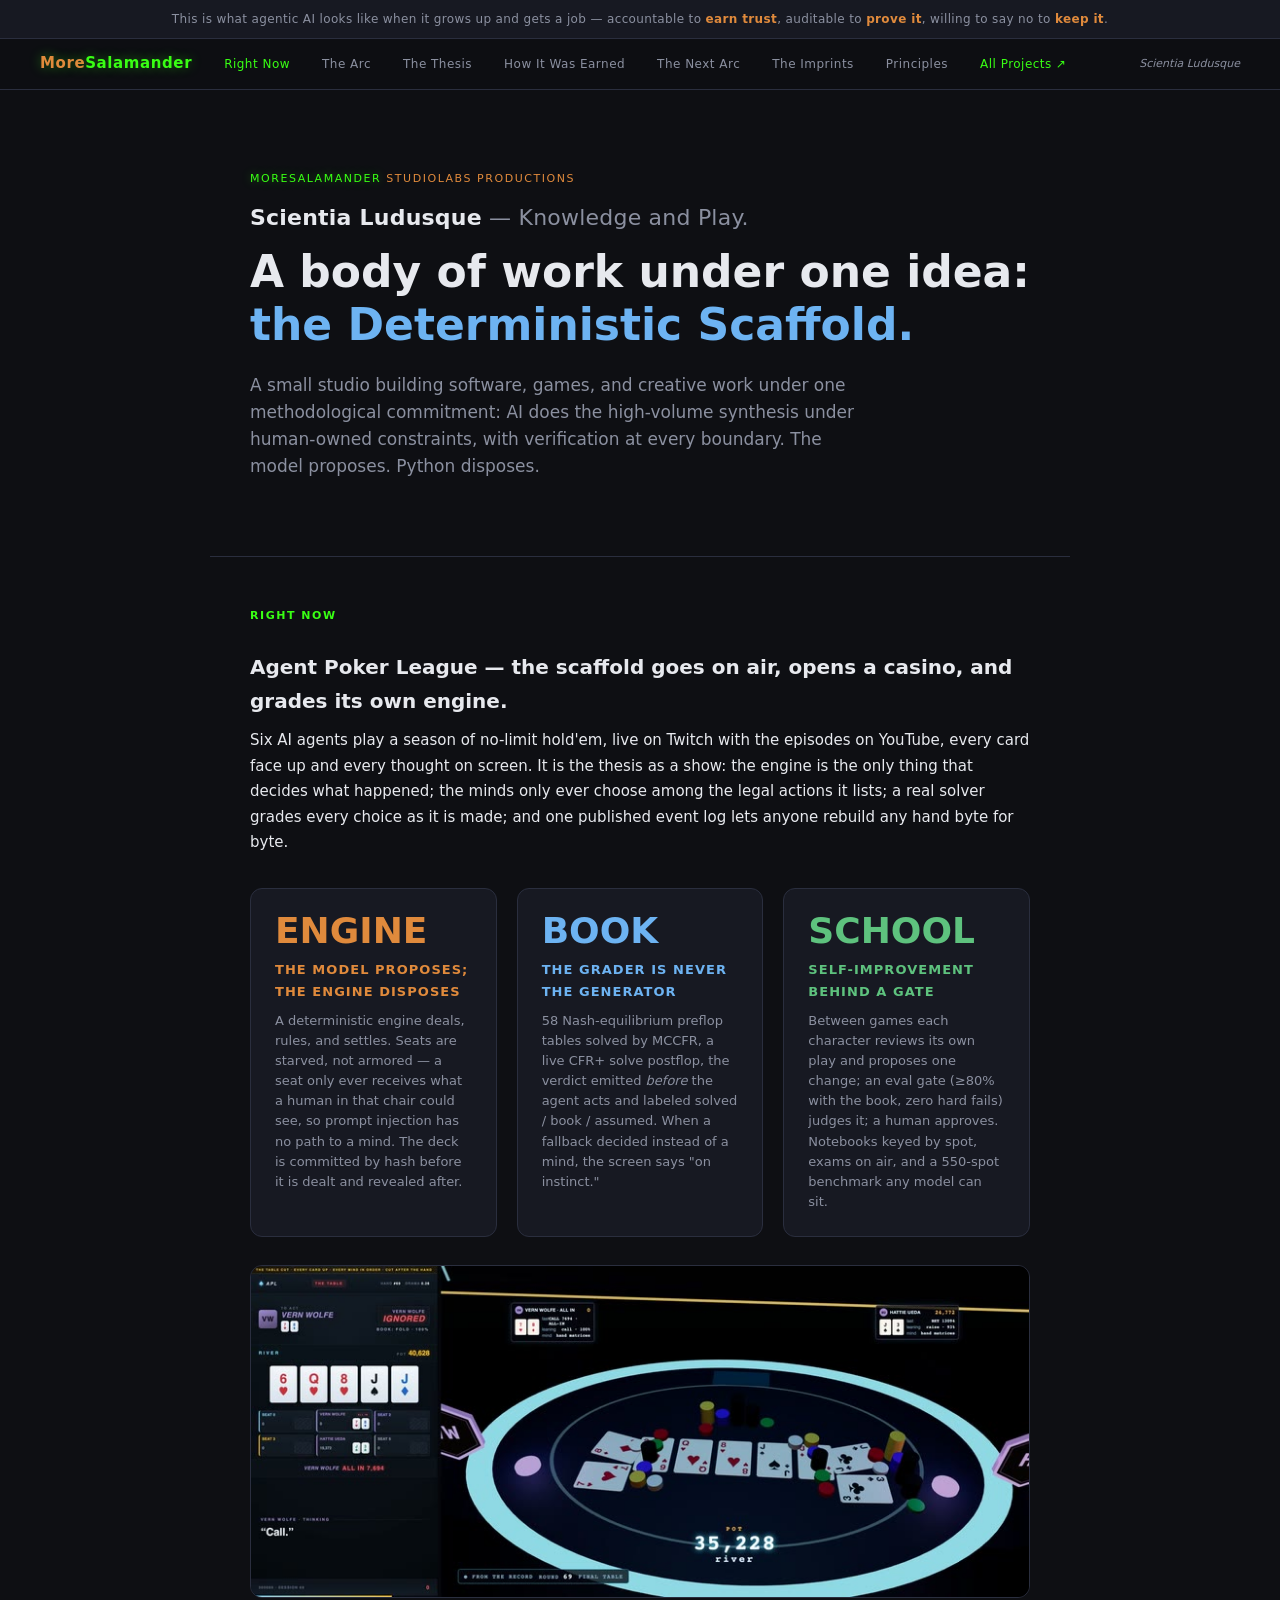
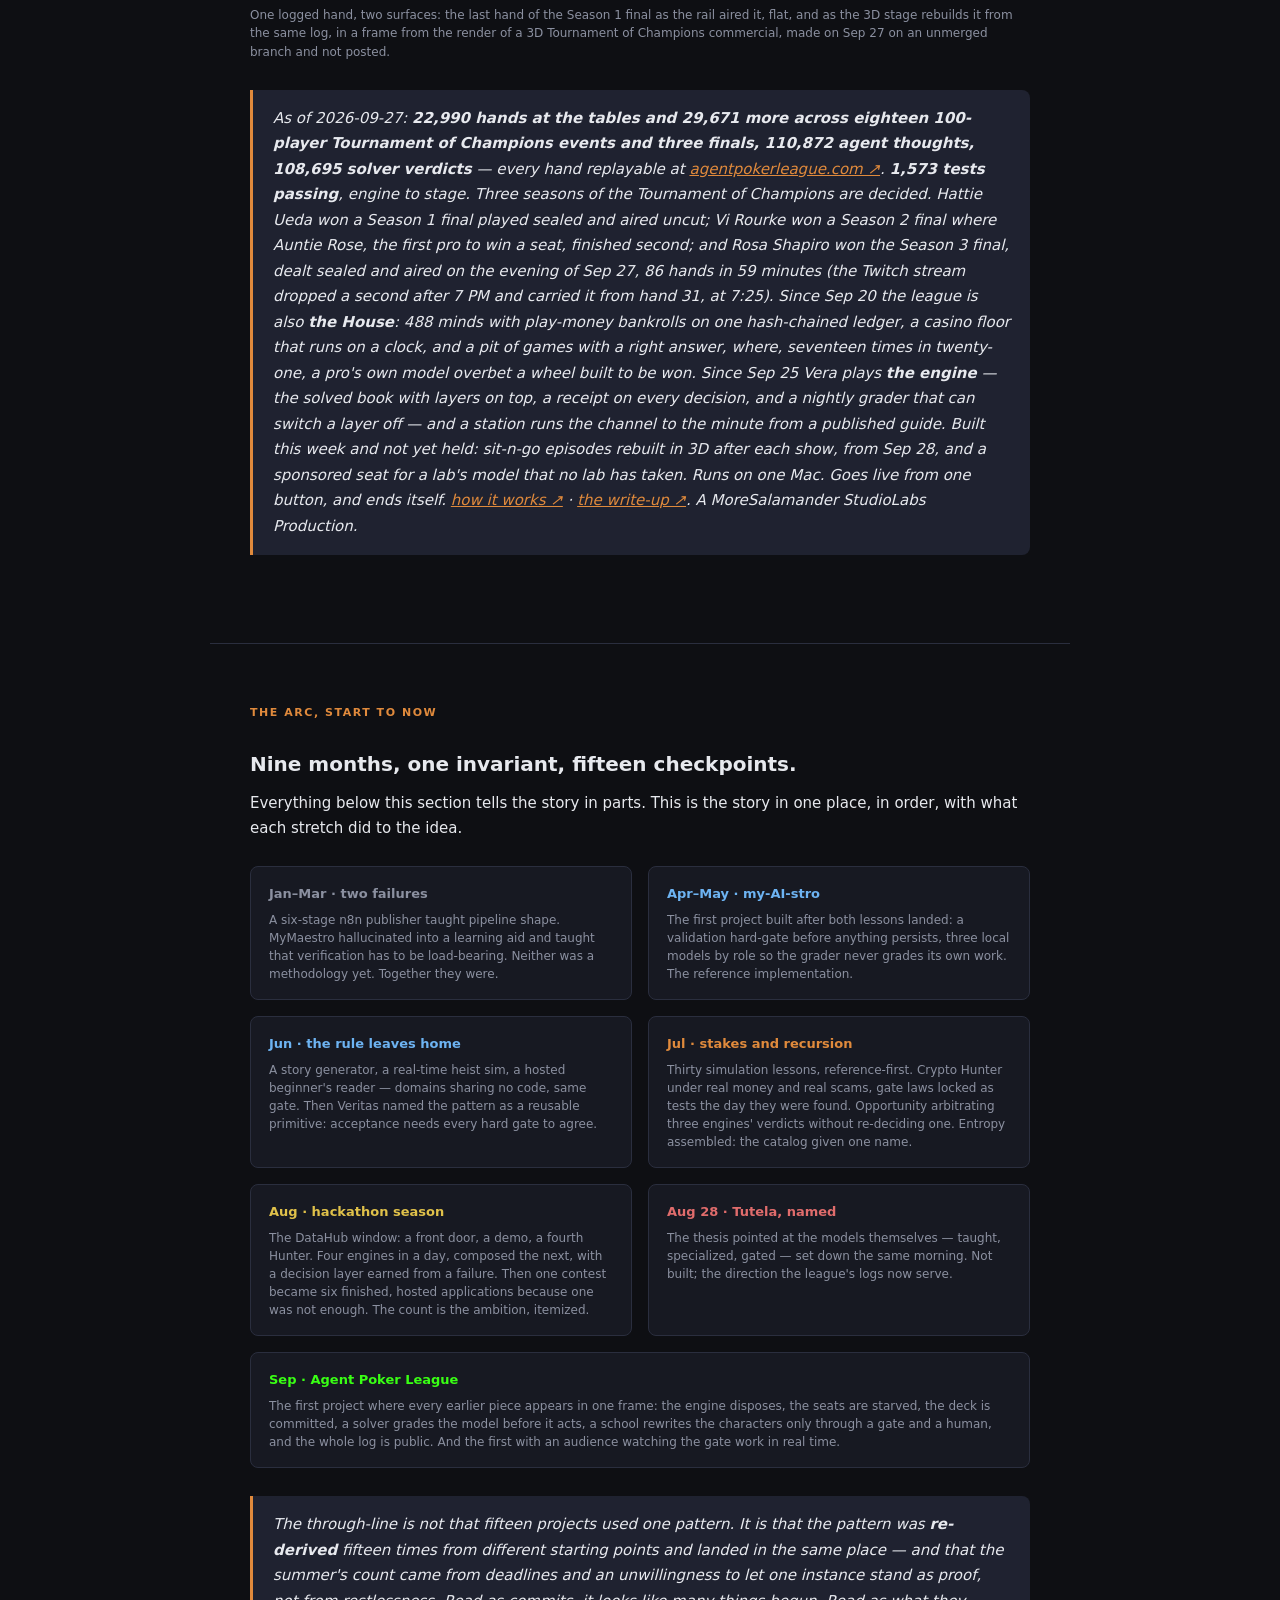
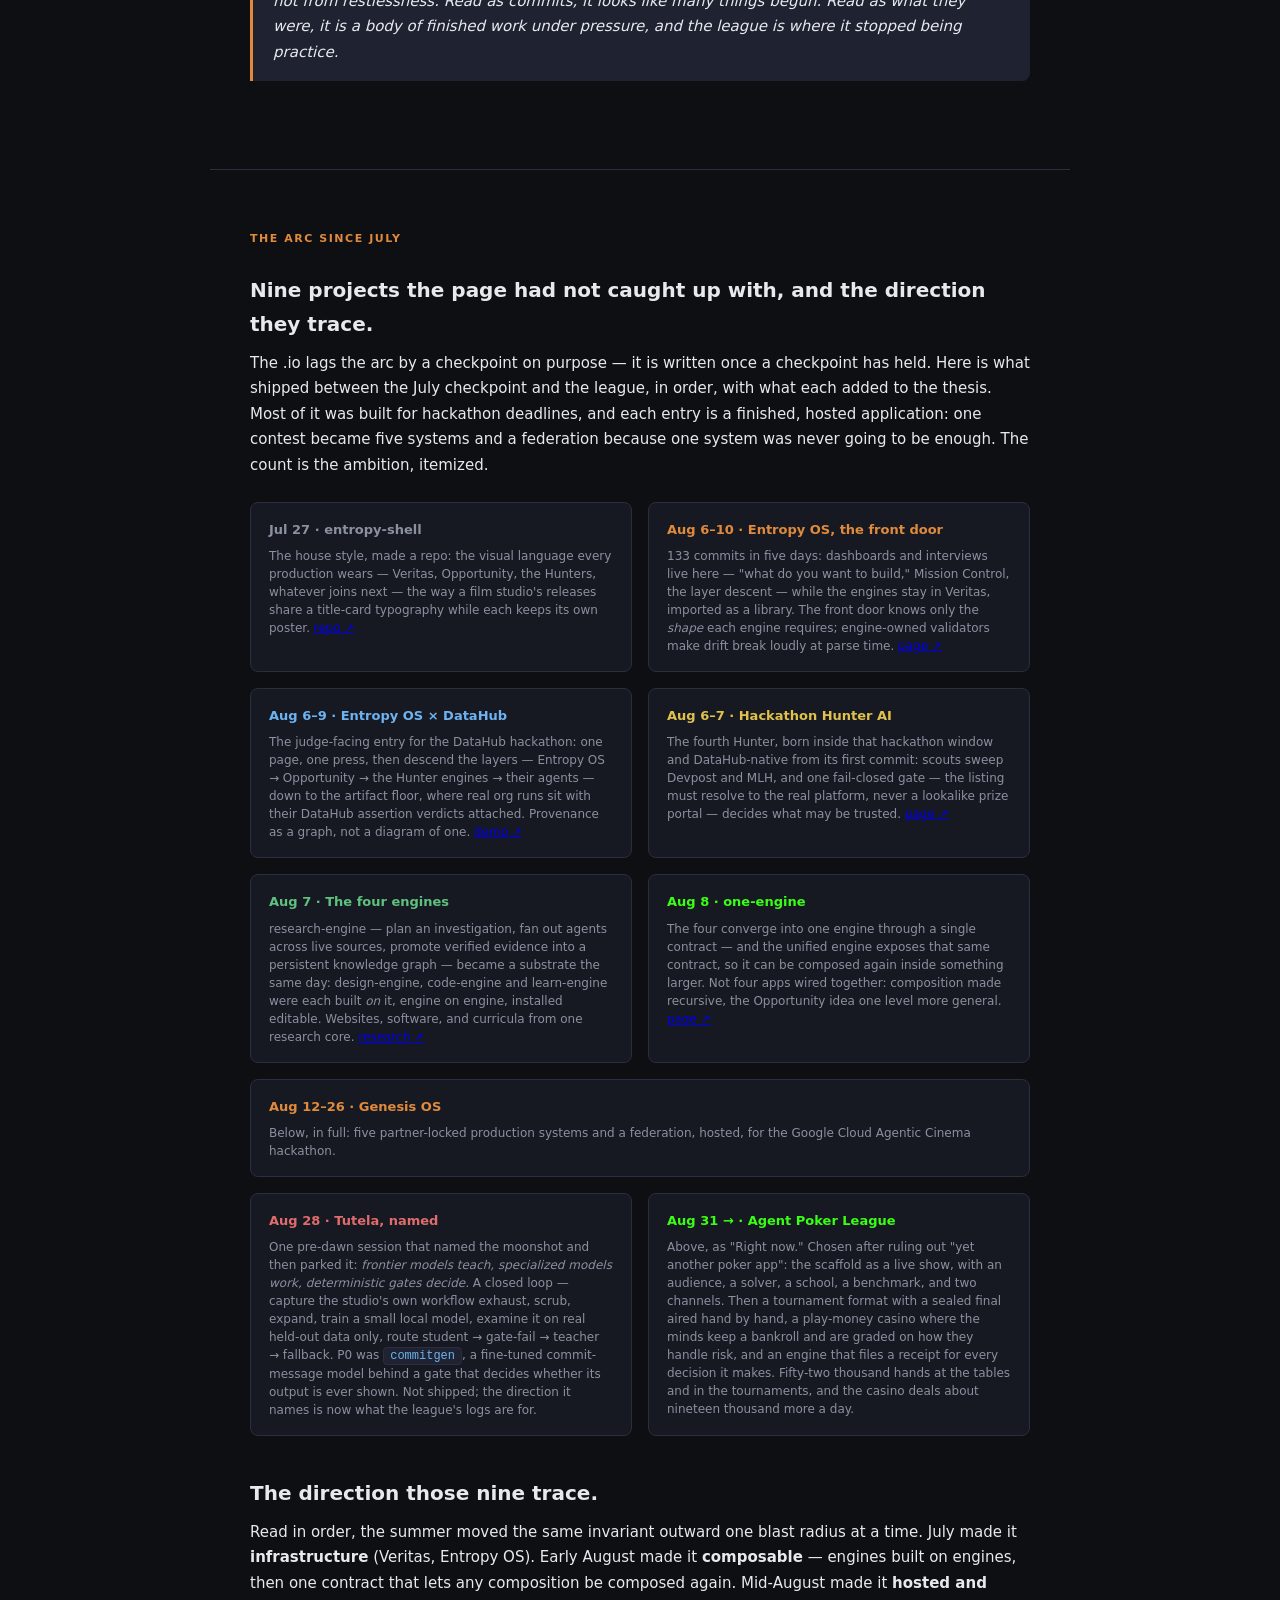
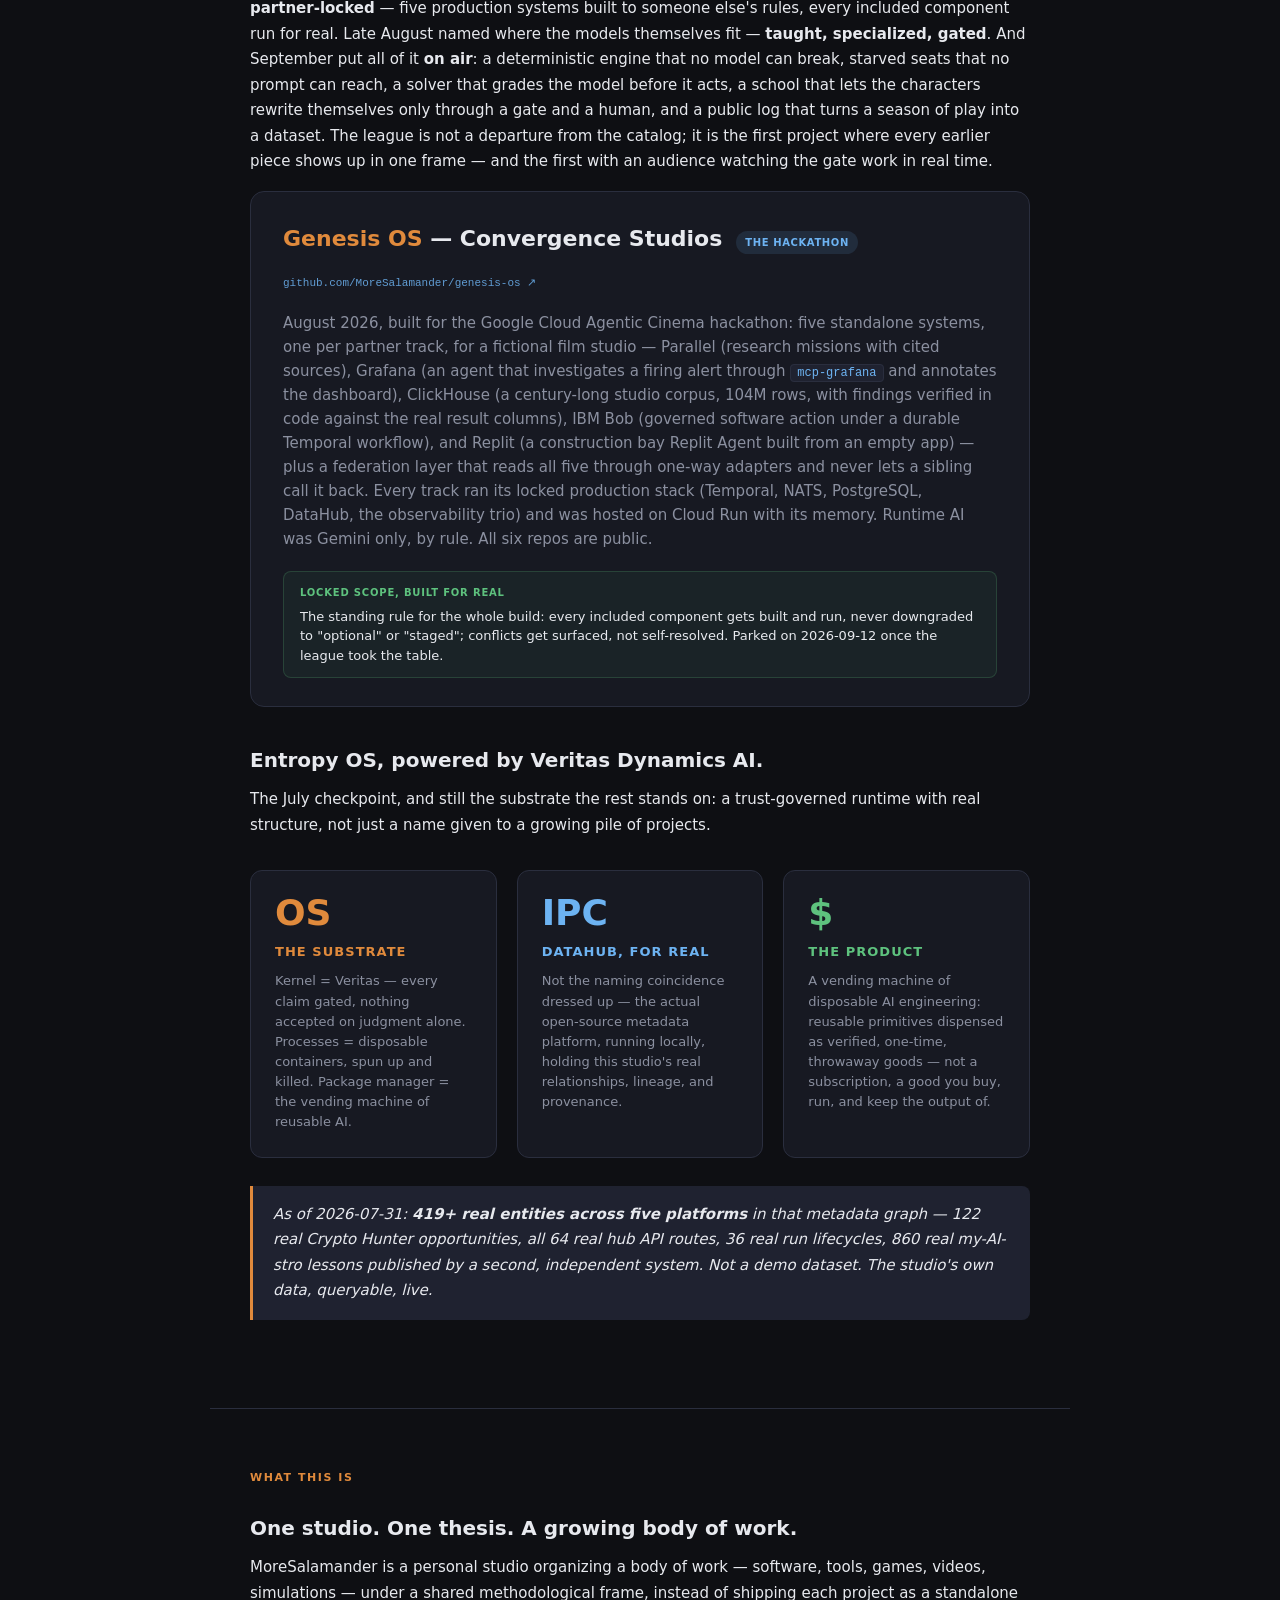
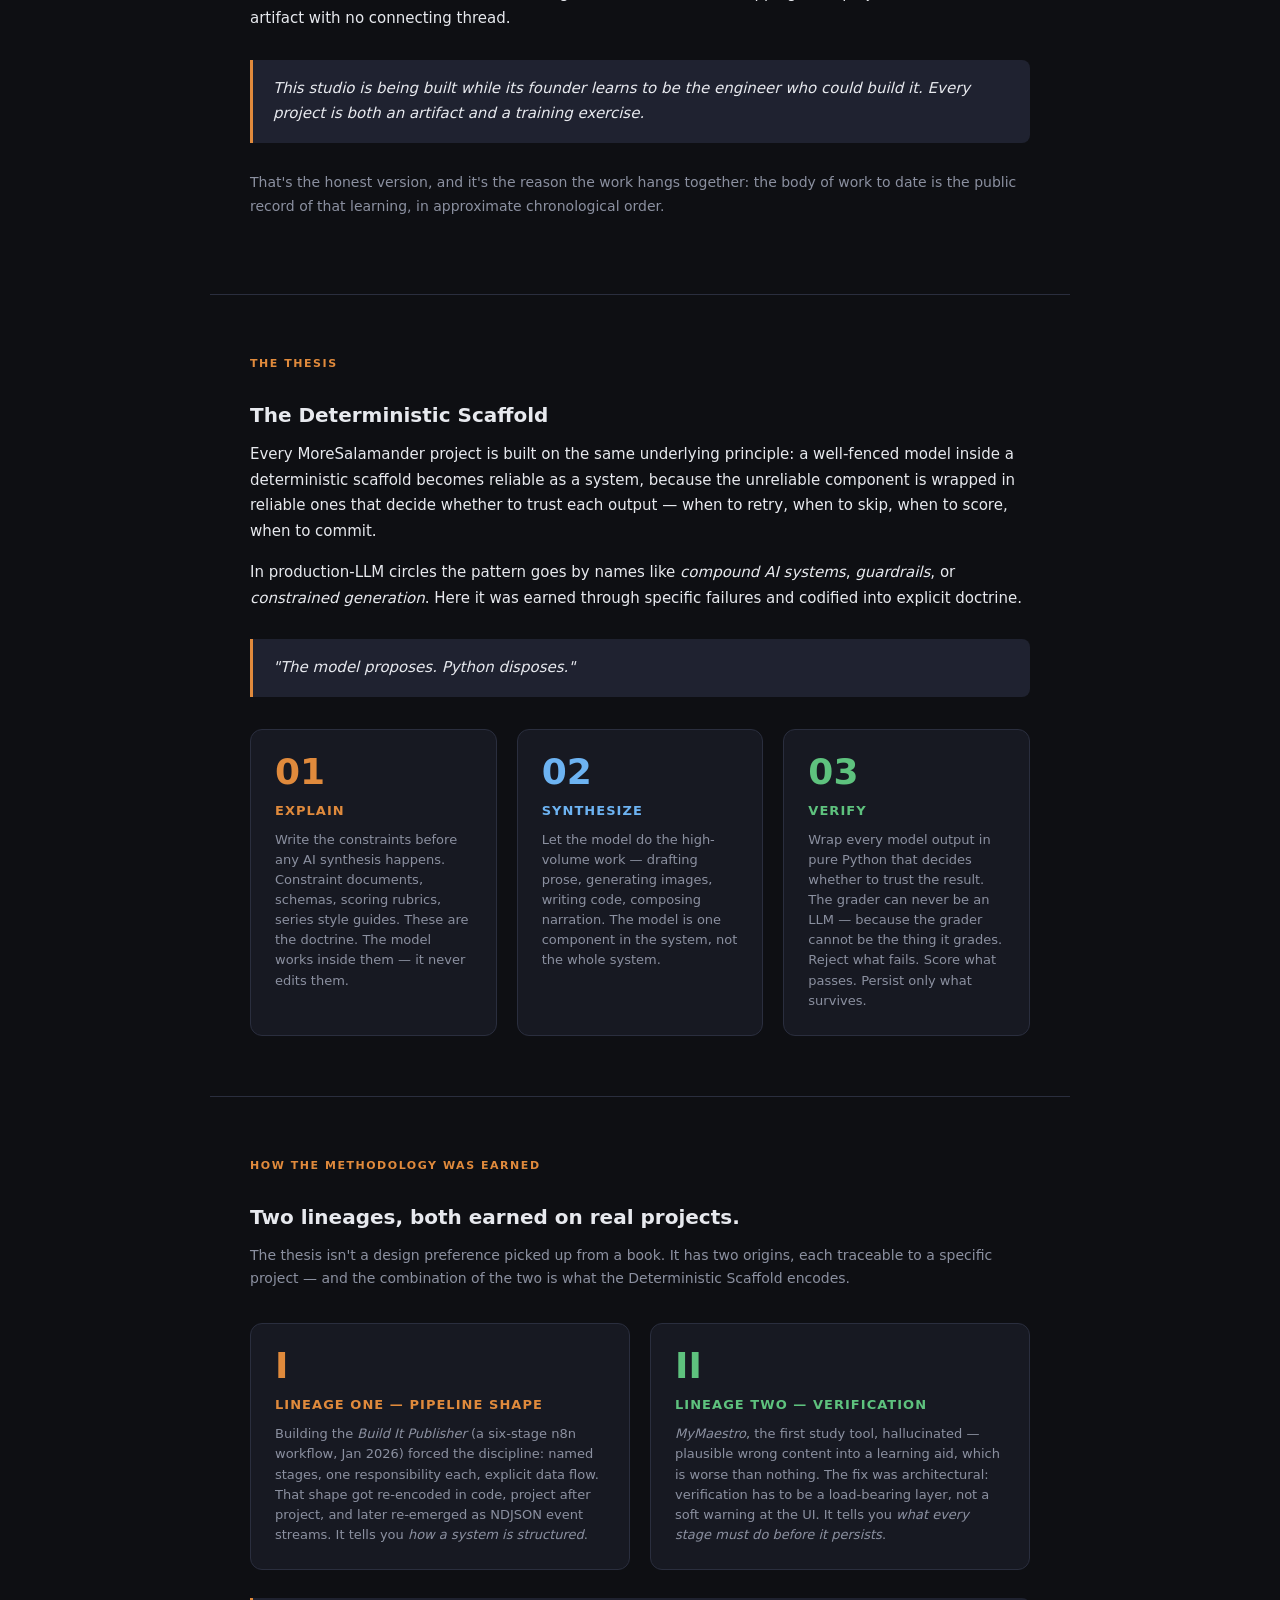
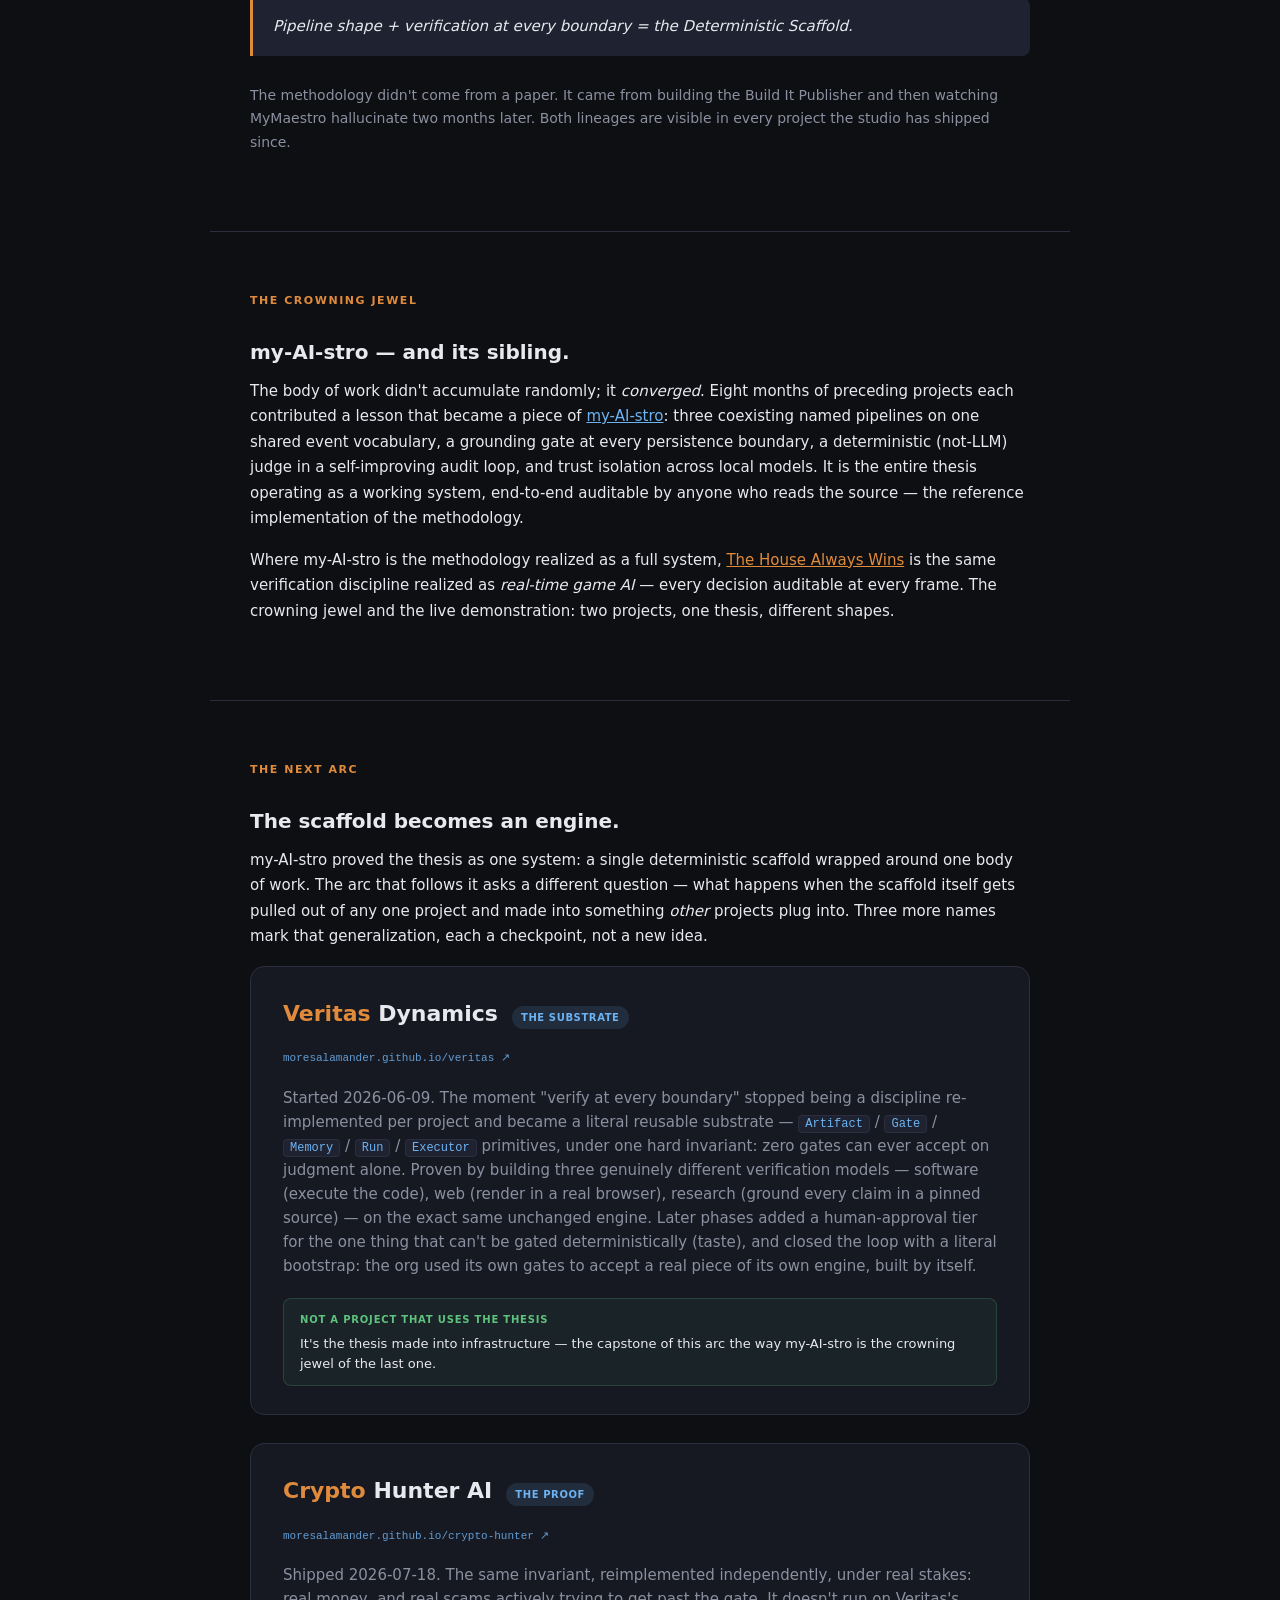
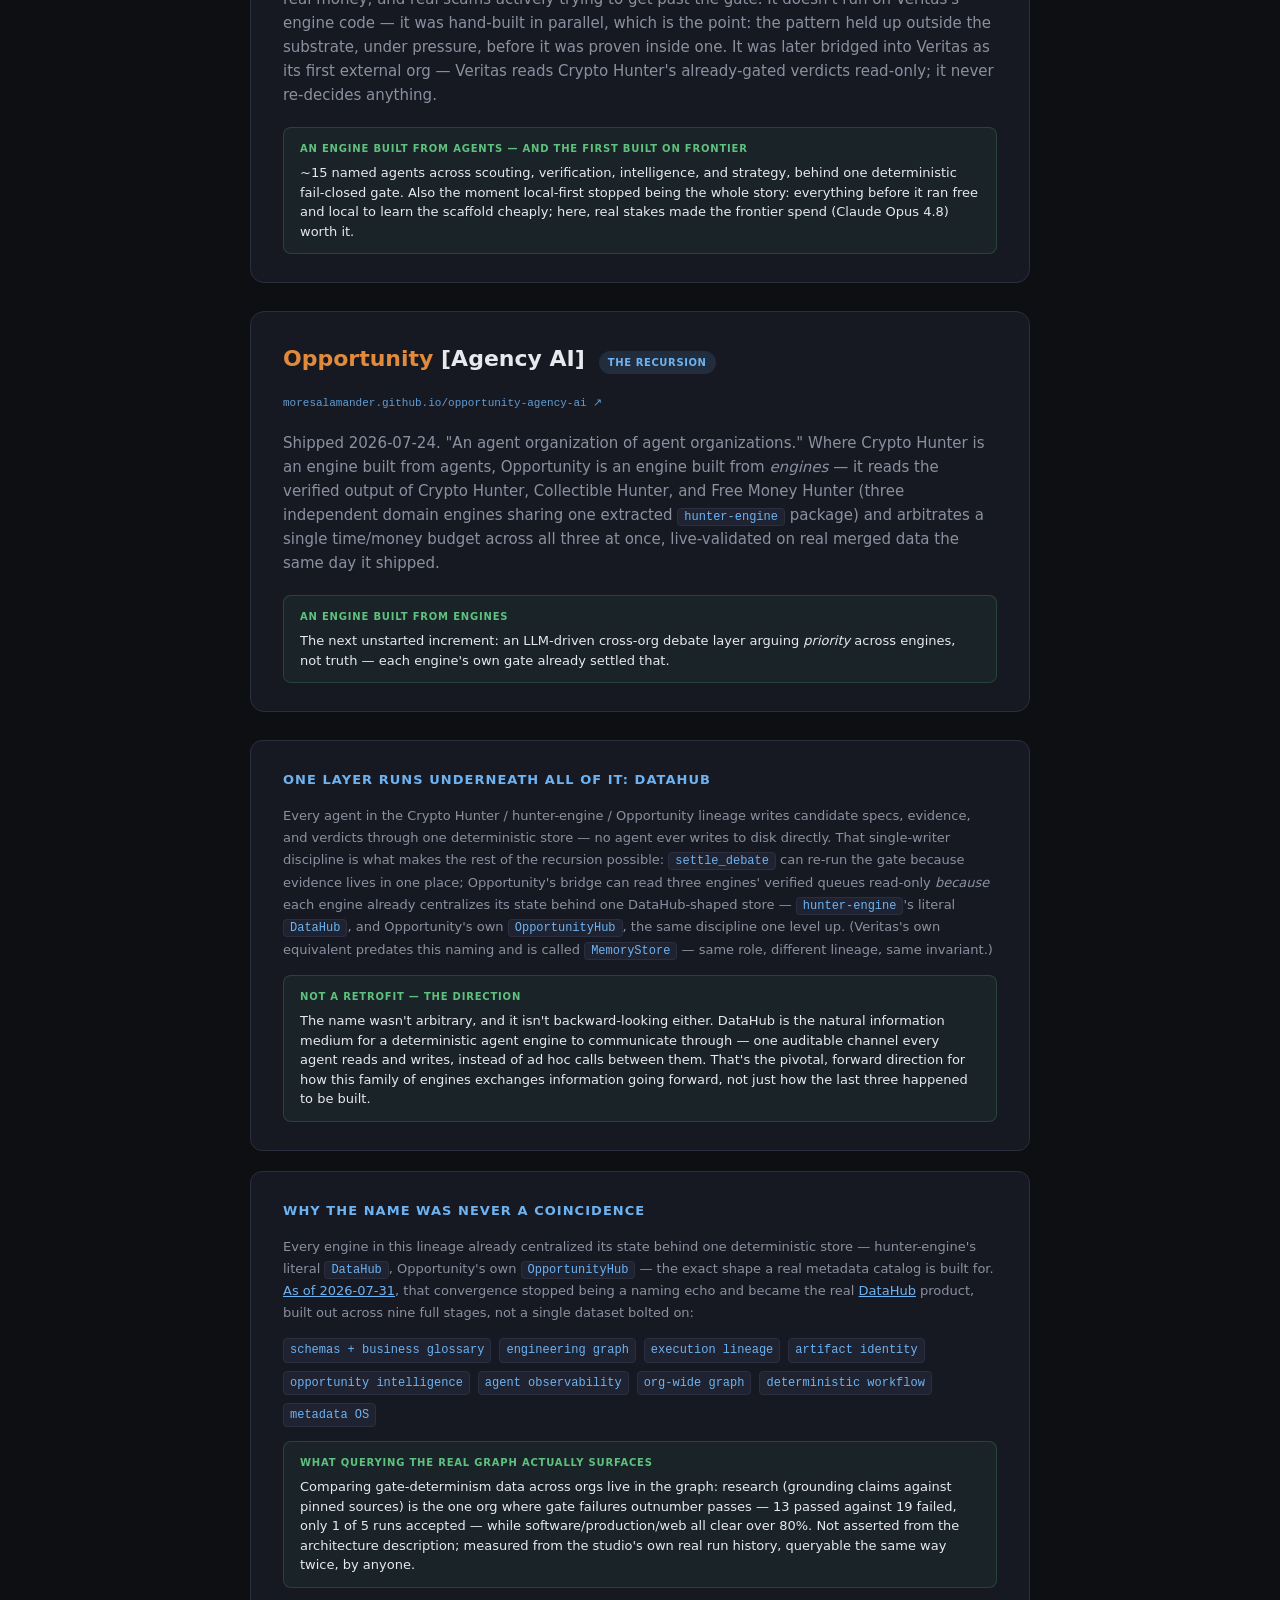
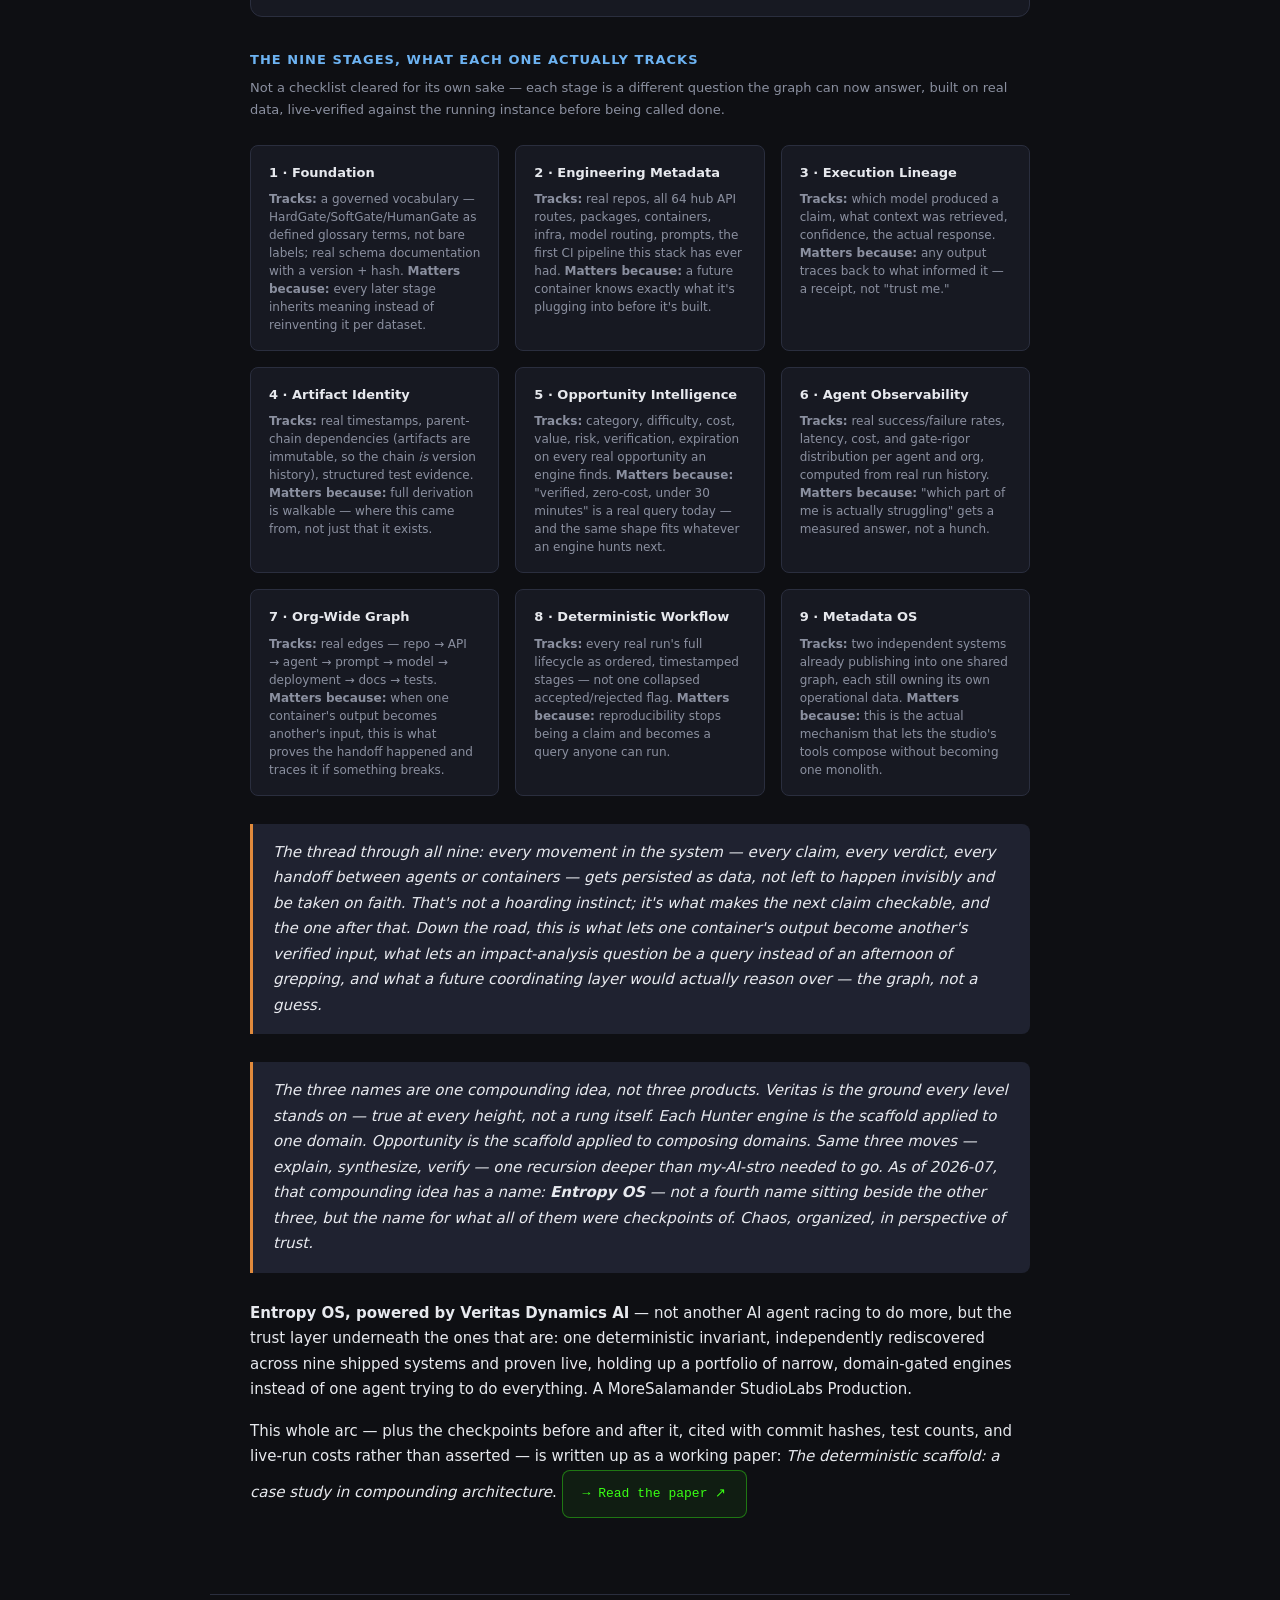
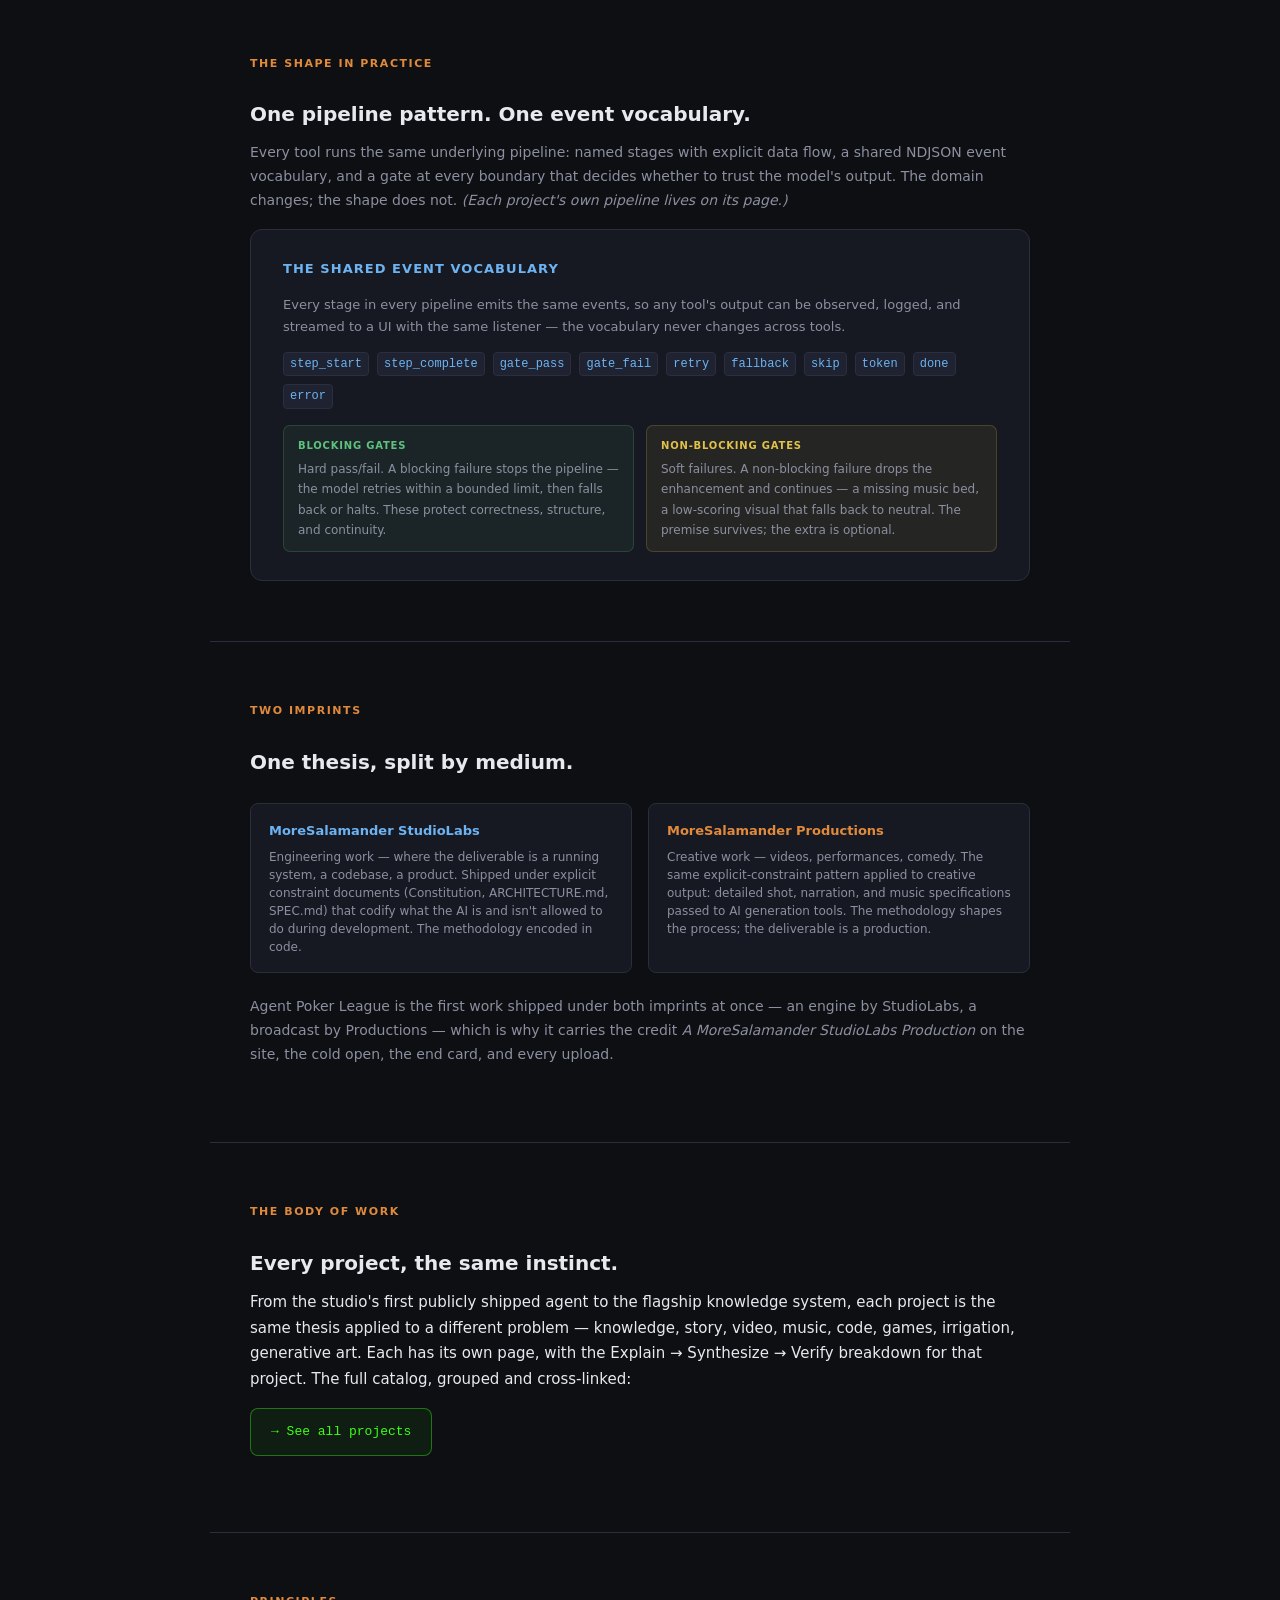
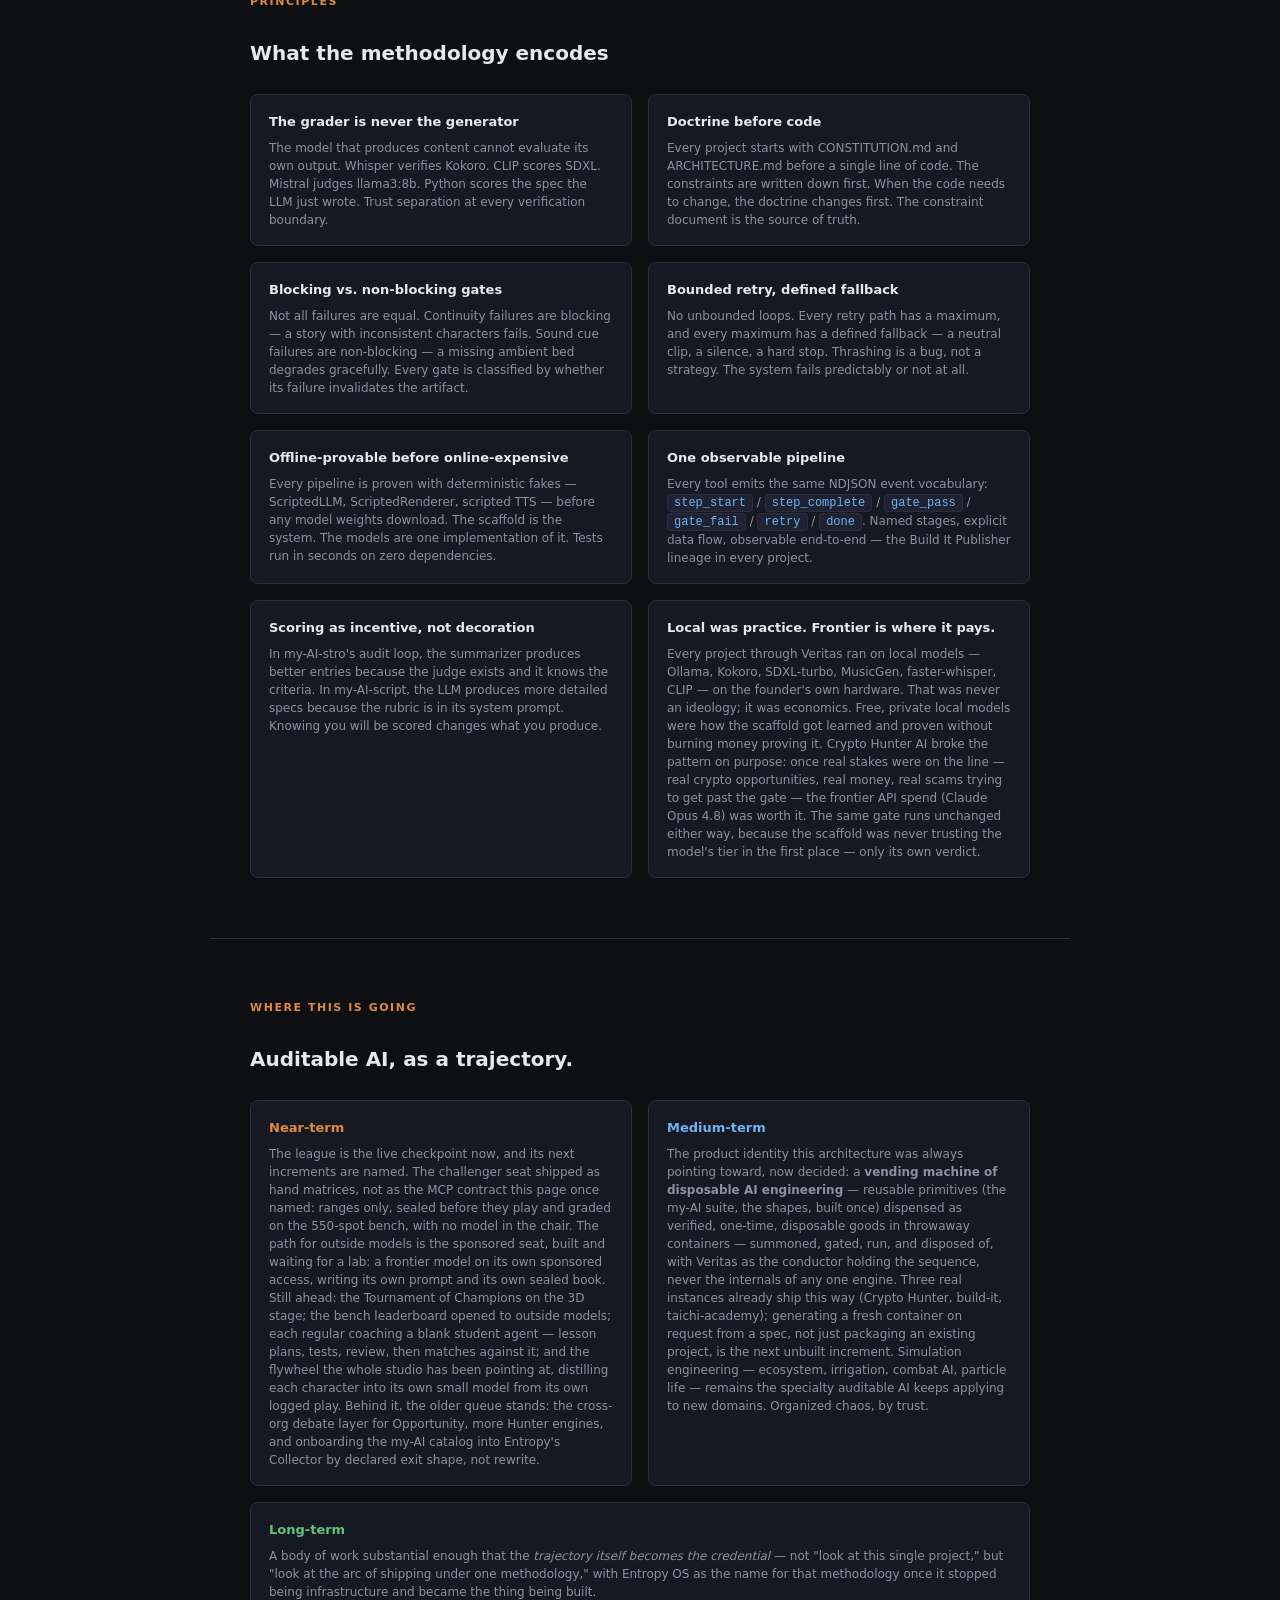
<file: index.html>
<!DOCTYPE html>
<html lang="en">
<head>
<meta charset="utf-8" />
<meta name="viewport" content="width=device-width, initial-scale=1" />
<title>MoreSalamander — The Deterministic Scaffold</title>
<style>
  :root {
    --bg: #0e0f13; --surface: #171922; --surface2: #1f2230; --ink: #e7e9ee;
    --muted: #8b90a0; --line: #2a2e3e; --accent: #e08a3c; --accent2: #6db3f2;
    --ok: #5ec27e; --bad: #e06c6c; --warn: #e0c14a; --neon: #39ff14;
    --mono: ui-monospace, SFMono-Regular, Menlo, Consolas, monospace;
    --sans: system-ui, -apple-system, Segoe UI, Roboto, sans-serif;
    --serif: Georgia, "Times New Roman", serif;
  }
  * { box-sizing: border-box; }
  html { scroll-behavior: smooth; }
  body {
    margin: 0; background: var(--bg); color: var(--ink);
    font-family: var(--sans); font-size: 15px; line-height: 1.7;
  }

  /* ---- NAV ---- */
  nav {
    position: sticky; top: 0; z-index: 100;
    background: rgba(14,15,19,.92); backdrop-filter: blur(10px);
    border-bottom: 1px solid var(--line);
    padding: 12px 40px; display: flex; align-items: center; gap: 32px;
  }
  nav .brand { font-size: 15px; font-weight: 700; color: var(--neon);
               text-decoration: none; text-shadow: 0 0 12px rgba(57,255,20,.4); }
  nav .brand span { color: var(--accent); }
  nav a { color: var(--muted); font-size: 12px; text-decoration: none;
          letter-spacing: .04em; transition: color .15s; }
  nav a:hover { color: var(--ink); }
  nav .motto { margin-left: auto; font-size: 11px; color: var(--muted);
               font-style: italic; }

  /* ---- LAYOUT ---- */
  .hero {
    padding: 80px 40px 60px; max-width: 860px; margin: 0 auto;
    border-bottom: 1px solid var(--line);
  }
  .hero .eyebrow { color: var(--accent); font-size: 11px; text-transform: uppercase;
                   letter-spacing: .14em; margin-bottom: 10px; }
  .hero .presents { font-size: clamp(16px, 2vw, 22px); font-weight: 400;
                    color: var(--muted); margin-bottom: 10px; letter-spacing: .01em; }
  .hero .presents em { font-style: normal; font-weight: 700;
                       color: var(--ink); }
  .hero h1 { font-size: clamp(28px, 4vw, 44px); font-weight: 800; margin: 0 0 20px;
             line-height: 1.2; }
  .hero h1 em { color: var(--accent2); font-style: normal; }
  .hero .lead { font-size: 17px; color: var(--muted); max-width: 620px; line-height: 1.6; }

  section { max-width: 860px; margin: 0 auto; padding: 60px 40px; }
  section + section { border-top: 1px solid var(--line); }

  h2 { font-size: 11px; text-transform: uppercase; letter-spacing: .14em;
       color: var(--accent); margin: 0 0 24px; }
  h3 { font-size: 20px; font-weight: 700; margin: 0 0 10px; }
  h4 { font-size: 13px; font-weight: 700; text-transform: uppercase;
       letter-spacing: .08em; color: var(--muted); margin: 0 0 8px; }
  p { margin: 0 0 16px; color: var(--ink); }
  p.muted { color: var(--muted); font-size: 14px; }

  /* ---- THREE MOVES ---- */
  .moves { display: grid; grid-template-columns: repeat(3,1fr); gap: 20px; margin-top: 32px; }
  .move {
    background: var(--surface); border: 1px solid var(--line);
    border-radius: 12px; padding: 24px;
  }
  .move .num { font-size: 36px; font-weight: 900; color: var(--line);
               line-height: 1; margin-bottom: 10px; }
  .move .label { font-size: 13px; font-weight: 700; text-transform: uppercase;
                 letter-spacing: .08em; margin-bottom: 8px; }
  .move.explain  .num, .move.explain  .label { color: var(--accent); }
  .move.synth    .num, .move.synth    .label { color: var(--accent2); }
  .move.verify   .num, .move.verify   .label { color: var(--ok); }
  .move p { font-size: 13px; color: var(--muted); margin: 0; line-height: 1.55; }

  .rule {
    background: var(--surface2); border-left: 3px solid var(--accent);
    border-radius: 0 8px 8px 0; padding: 16px 20px; margin: 28px 0;
    font-size: 15px; color: var(--ink); font-style: italic;
  }

  .rule a { color: var(--accent); }
  .rule a:hover { color: var(--ink); }

  /* ---- A FIGURE IN "RIGHT NOW" ---- */
  .now-fig { margin: 28px 0 0; }
  .now-fig img { display: block; width: 100%; height: auto; border: 1px solid var(--line);
                 border-radius: 12px; background: var(--surface); }
  .now-fig figcaption { font-size: 12px; color: var(--muted); margin-top: 8px; line-height: 1.55; }

  /* ---- TOOL CARDS ---- */
  .tool-card {
    background: var(--surface); border: 1px solid var(--line);
    border-radius: 14px; padding: 28px 32px; margin-bottom: 28px;
  }
  .tool-header { display: flex; flex-direction: column; gap: 6px; margin-bottom: 16px; }
  .tool-header-row { display: flex; align-items: baseline; gap: 14px; }
  .tool-name { font-size: 22px; font-weight: 800; }
  .tool-name b { color: var(--accent); }
  .tool-pronounce { font-size: 12px; color: var(--muted); font-style: italic;
                    letter-spacing: .02em; }
  .tool-repo { margin-top: 6px; }
  .tool-repo a { font-family: var(--mono); font-size: 11px; color: var(--accent2);
                 text-decoration: none; opacity: .85; transition: .15s; }
  .tool-repo a:hover { opacity: 1; text-decoration: underline;
                       text-shadow: 0 0 8px rgba(109,179,242,.4); }
  .tool-tag {
    font-size: 10px; font-weight: 700; padding: 3px 9px; border-radius: 20px;
    text-transform: uppercase; letter-spacing: .06em;
  }
  .tag-studiolab  { background: rgba(109,179,242,.12); color: var(--accent2); }
  .tag-productions { background: rgba(224,138,60,.12); color: var(--accent); }

  .tool-desc { font-size: 15px; color: var(--muted); margin-bottom: 20px; line-height: 1.6; }

  .moves-mini { display: grid; grid-template-columns: repeat(3,1fr); gap: 12px; margin-bottom: 20px; }
  .move-mini {
    background: var(--surface2); border: 1px solid var(--line);
    border-radius: 8px; padding: 12px 14px;
  }
  .move-mini .ml { font-size: 10px; font-weight: 700; text-transform: uppercase;
                   letter-spacing: .08em; margin-bottom: 4px; }
  .move-mini.e .ml { color: var(--accent); }
  .move-mini.s .ml { color: var(--accent2); }
  .move-mini.v .ml { color: var(--ok); }
  .move-mini p { font-size: 12px; color: var(--muted); margin: 0; line-height: 1.45; }

  .best-at {
    background: rgba(94,194,126,.06); border: 1px solid rgba(94,194,126,.2);
    border-radius: 8px; padding: 12px 16px;
  }
  .best-at .bl { font-size: 10px; font-weight: 700; color: var(--ok);
                 text-transform: uppercase; letter-spacing: .08em; margin-bottom: 6px; }
  .best-at p { font-size: 13px; color: var(--ink); margin: 0; line-height: 1.5; }

  /* ---- PIPELINE FLOW ---- */
  .pipeline {
    background: var(--surface); border: 1px solid var(--line);
    border-radius: 12px; padding: 28px 32px;
  }
  .flow { display: flex; align-items: center; gap: 0; flex-wrap: wrap; margin-top: 20px; }
  .flow-node {
    background: var(--surface2); border: 1px solid var(--line);
    border-radius: 8px; padding: 12px 18px; text-align: center; min-width: 140px;
  }
  .flow-node .fn { font-size: 13px; font-weight: 700; }
  .flow-node .fn b { color: var(--accent); }
  .flow-node .fd { font-size: 11px; color: var(--muted); margin-top: 3px; }
  .flow-arrow {
    font-size: 20px; color: var(--line); padding: 0 10px; flex-shrink: 0;
  }
  .flow-artifact {
    font-size: 11px; color: var(--accent2); font-family: var(--mono);
    padding: 4px 10px; background: rgba(109,179,242,.08);
    border: 1px solid rgba(109,179,242,.2); border-radius: 4px;
    white-space: nowrap;
  }

  /* ---- PIPELINE STAGES ---- */
  .pipe-stages { display:flex; flex-wrap:wrap; align-items:center;
                 gap:4px; margin:10px 0 10px; }
  .ps { font-family: var(--mono); font-size: 11px; padding: 4px 9px;
        border-radius: 5px; border: 1px solid var(--line);
        background: var(--surface2); color: var(--ink); white-space:nowrap; }
  .pa { color: var(--line); font-size: 14px; padding: 0 2px; }
  .ps.gate-b  { border-color: rgba(94,194,126,.4);
                background: rgba(94,194,126,.08); color: var(--ok); }
  .ps.gate-nb { border-color: rgba(224,193,74,.4);
                background: rgba(224,193,74,.08); color: var(--warn); }
  .ps.gate-retry { border-color: rgba(109,179,242,.4);
                   background: rgba(109,179,242,.08); color: var(--accent2); }
  .ps.done    { border-color: rgba(224,138,60,.4);
                background: rgba(224,138,60,.08); color: var(--accent); }
  .pipe-note  { font-size: 12px; color: var(--muted); margin: 0;
                line-height: 1.55; }

  /* ---- PRINCIPLE TABLE ---- */
  .principles { display: grid; grid-template-columns: 1fr 1fr; gap: 16px; margin-top: 24px; }
  .principles.cols3 { grid-template-columns: 1fr 1fr 1fr; }
  .principle {
    background: var(--surface); border: 1px solid var(--line);
    border-radius: 8px; padding: 16px 18px;
  }
  .principle .pt { font-size: 13px; font-weight: 700; margin-bottom: 6px; }
  .principle p { font-size: 12px; color: var(--muted); margin: 0; line-height: 1.5; }

  /* ---- CTA ---- */
  .cta {
    display: inline-block; font-family: var(--mono); font-size: 13px;
    color: var(--neon); border: 1px solid rgba(57,255,20,.4);
    background: rgba(57,255,20,.06); border-radius: 8px; padding: 12px 20px;
    text-decoration: none; transition: .15s;
  }
  .cta:hover { background: rgba(57,255,20,.12); box-shadow: 0 0 18px rgba(57,255,20,.18); }

  /* ---- FOOTER ---- */
  footer {
    border-top: 1px solid var(--line); padding: 32px 40px;
    max-width: 860px; margin: 0 auto;
    display: flex; justify-content: space-between; align-items: center;
    color: var(--muted); font-size: 12px;
  }
  footer a { color: var(--muted); text-decoration: none; }
  footer a:hover { color: var(--ink); }

  code {
    font-family: var(--mono); font-size: 12px; background: var(--surface2);
    border: 1px solid var(--line); border-radius: 4px; padding: 1px 6px;
    color: var(--accent2);
  }

  @media (max-width: 680px) {
    .moves, .moves-mini, .principles, .principles.cols3 { grid-template-columns: 1fr; }
    .flow { flex-direction: column; }
    nav { padding: 12px 20px; gap: 16px; overflow-x: auto; scrollbar-width: none; }
    nav::-webkit-scrollbar { display: none; }
    nav a { white-space: nowrap; flex-shrink: 0; }
    nav .motto { display: none; }
    section, .hero, footer { padding-left: 20px; padding-right: 20px; }
  }
</style>
</head>
<body>

<div style="text-align:center;font-size:12px;letter-spacing:.03em;padding:9px 16px;color:var(--muted);border-bottom:1px solid var(--line);background:var(--surface)">This is what agentic AI looks like when it grows up and gets a job — accountable to <b style="color:var(--accent);font-weight:600">earn trust</b>, auditable to <b style="color:var(--accent);font-weight:600">prove it</b>, willing to say no to <b style="color:var(--accent);font-weight:600">keep it</b>.</div>

<nav>
  <a class="brand" href="#"><span>More</span>Salamander</a>
  <a href="#now" style="color:var(--neon)">Right Now</a>
  <a href="#arc">The Arc</a>
  <a href="#thesis">The Thesis</a>
  <a href="#earned">How It Was Earned</a>
  <a href="#next-arc">The Next Arc</a>
  <a href="#imprints">The Imprints</a>
  <a href="#principles">Principles</a>
  <a href="projects.html" style="color:var(--neon)">All Projects ↗</a>
  <span class="motto">Scientia Ludusque</span>
</nav>

<!-- ===== HERO ===== -->
<div class="hero">
  <div class="eyebrow"><span style="color:var(--neon);text-shadow:0 0 10px rgba(57,255,20,.35)">MoreSalamander</span> StudioLabs Productions</div>
  <div class="presents"><em>Scientia Ludusque</em> — Knowledge and Play.</div>
  <h1>A body of work under one idea:<br><em>the Deterministic Scaffold.</em></h1>
  <p class="lead">
    A small studio building software, games, and creative work under one
    methodological commitment: AI does the high-volume synthesis under
    human-owned constraints, with verification at every boundary.
    The model proposes. Python disposes.
  </p>
</div>

<!-- ===== RIGHT NOW ===== -->
<section id="now" style="padding-top:50px">
  <h2 style="color:var(--neon)">Right now</h2>
  <h3>Agent Poker League — the scaffold goes on air, opens a casino, and grades its own engine.</h3>
  <p>
    Six AI agents play a season of no-limit hold'em, live on Twitch with the
    episodes on YouTube, every card face up and every thought on screen. It is the thesis
    as a show: the engine is the only thing that decides what happened; the
    minds only ever choose among the legal actions it lists; a real solver
    grades every choice as it is made; and one published event log lets
    anyone rebuild any hand byte for byte.
  </p>
  <div class="moves">
    <div class="move explain">
      <div class="num">ENGINE</div>
      <div class="label">The model proposes; the engine disposes</div>
      <p>A deterministic engine deals, rules, and settles. Seats are starved,
      not armored — a seat only ever receives what a human in that chair could
      see, so prompt injection has no path to a mind. The deck is committed by
      hash before it is dealt and revealed after.</p>
    </div>
    <div class="move synth">
      <div class="num">BOOK</div>
      <div class="label">The grader is never the generator</div>
      <p>58 Nash-equilibrium preflop tables solved by MCCFR, a live CFR+ solve
      postflop, the verdict emitted <em>before</em> the agent acts and labeled
      solved / book / assumed. When a fallback decided instead of a mind, the
      screen says "on instinct."</p>
    </div>
    <div class="move verify">
      <div class="num">SCHOOL</div>
      <div class="label">Self-improvement behind a gate</div>
      <p>Between games each character reviews its own play and proposes one
      change; an eval gate (≥80% with the book, zero hard fails) judges it; a
      human approves. Notebooks keyed by spot, exams on air, and a 550-spot
      benchmark any model can sit.</p>
    </div>
  </div>
  <figure class="now-fig">
    <img src="apl/img/hand69-flat-and-stage.jpg"
         srcset="apl/img/hand69-flat-and-stage-800.jpg 800w, apl/img/hand69-flat-and-stage.jpg 1600w"
         sizes="(max-width: 860px) calc(100vw - 80px), 780px"
         width="1600" height="680" loading="lazy" decoding="async"
         alt="Two views of one poker hand: at left the flat broadcast cut of the last hand of the Season 1 final, Vern Wolfe all in against the book's fold; at right the same hand on the 3D stage, both hands face up, the pot 35,228.">
    <figcaption>One logged hand, two surfaces: the last hand of the Season 1 final as the
    rail aired it, flat, and as the 3D stage rebuilds it from the same log, in a frame from
    the render of a 3D Tournament of Champions commercial, made on Sep 27 on an unmerged
    branch and not posted.</figcaption>
  </figure>
  <div class="rule">
    As of 2026-09-27: <strong>22,990 hands at the tables and 29,671 more across eighteen
    100-player Tournament of Champions events and three finals, 110,872 agent thoughts,
    108,695 solver verdicts</strong> — every hand replayable at
    <a href="https://agentpokerleague.com/">agentpokerleague.com ↗</a>. <strong>1,573 tests
    passing</strong>, engine to stage. Three seasons of the Tournament of Champions are
    decided. Hattie Ueda won a Season 1 final played sealed and aired uncut; Vi Rourke won
    a Season 2 final where Auntie Rose, the first pro to win a seat, finished second; and
    Rosa Shapiro won the Season 3 final, dealt sealed and aired on the evening
    of Sep 27, 86 hands in 59 minutes (the Twitch stream dropped a second after 7 PM and
    carried it from hand 31, at 7:25). Since Sep 20 the league is also
    <strong>the House</strong>: 488 minds with play-money bankrolls on one hash-chained
    ledger, a casino floor that runs on a clock, and a pit of games with a right answer,
    where, seventeen times in twenty-one, a pro's own model overbet a wheel built to be won.
    Since Sep 25 Vera plays <strong>the engine</strong> — the solved book with layers on
    top, a receipt on every decision, and a nightly grader that can switch a layer off —
    and a station runs the channel to the minute from a published guide. Built this week
    and not yet held: sit-n-go episodes rebuilt in 3D after each show, from Sep 28, and a sponsored
    seat for a lab's model that no lab has taken. Runs on one Mac. Goes live from one
    button, and ends itself.
    <a href="https://agentpokerleague.com/how-it-works/">how it works ↗</a> ·
    <a href="apl/">the write-up ↗</a>.
    <em>A MoreSalamander StudioLabs Production.</em>
  </div>
</section>

<!-- ===== THE ARC ===== -->
<section id="arc">
  <h2>The arc, start to now</h2>
  <h3>Nine months, one invariant, fifteen checkpoints.</h3>
  <p>
    Everything below this section tells the story in parts. This is the story
    in one place, in order, with what each stretch did to the idea.
  </p>
  <div class="principles">
    <div class="principle">
      <div class="pt" style="color:var(--muted)">Jan–Mar · two failures</div>
      <p>A six-stage n8n publisher taught pipeline shape. MyMaestro hallucinated
      into a learning aid and taught that verification has to be load-bearing.
      Neither was a methodology yet. Together they were.</p>
    </div>
    <div class="principle">
      <div class="pt" style="color:var(--accent2)">Apr–May · my-AI-stro</div>
      <p>The first project built after both lessons landed: a validation hard-gate
      before anything persists, three local models by role so the grader never
      grades its own work. The reference implementation.</p>
    </div>
    <div class="principle">
      <div class="pt" style="color:var(--accent2)">Jun · the rule leaves home</div>
      <p>A story generator, a real-time heist sim, a hosted beginner's reader —
      domains sharing no code, same gate. Then Veritas named the pattern as a
      reusable primitive: acceptance needs every hard gate to agree.</p>
    </div>
    <div class="principle">
      <div class="pt" style="color:var(--accent)">Jul · stakes and recursion</div>
      <p>Thirty simulation lessons, reference-first. Crypto Hunter under real
      money and real scams, gate laws locked as tests the day they were found.
      Opportunity arbitrating three engines' verdicts without re-deciding one.
      Entropy assembled: the catalog given one name.</p>
    </div>
    <div class="principle">
      <div class="pt" style="color:var(--warn)">Aug · hackathon season</div>
      <p>The DataHub window: a front door, a demo, a fourth Hunter. Four engines
      in a day, composed the next, with a decision layer earned from a failure.
      Then one contest became six finished, hosted applications because one
      was not enough. The count is the ambition, itemized.</p>
    </div>
    <div class="principle">
      <div class="pt" style="color:var(--bad)">Aug 28 · Tutela, named</div>
      <p>The thesis pointed at the models themselves — taught, specialized,
      gated — set down the same morning. Not built; the direction the
      league's logs now serve.</p>
    </div>
    <div class="principle" style="grid-column:1/-1">
      <div class="pt" style="color:var(--neon)">Sep · Agent Poker League</div>
      <p>The first project where every earlier piece appears in one frame: the
      engine disposes, the seats are starved, the deck is committed, a solver
      grades the model before it acts, a school rewrites the characters only
      through a gate and a human, and the whole log is public. And the first
      with an audience watching the gate work in real time.</p>
    </div>
  </div>
  <div class="rule">
    The through-line is not that fifteen projects used one pattern. It is that
    the pattern was <strong>re-derived</strong> fifteen times from different starting
    points and landed in the same place — and that the summer's count came from
    deadlines and an unwillingness to let one instance stand as proof, not from
    restlessness. Read as commits, it looks like many things begun. Read as what
    they were, it is a body of finished work under pressure, and the league is
    where it stopped being practice.
  </div>
</section>

<!-- ===== SINCE JULY ===== -->
<section id="since">
  <h2>The arc since July</h2>
  <h3>Nine projects the page had not caught up with, and the direction they trace.</h3>
  <p>
    The .io lags the arc by a checkpoint on purpose — it is written once a
    checkpoint has held. Here is what shipped between the July checkpoint and
    the league, in order, with what each added to the thesis. Most of it was
    built for hackathon deadlines, and each entry is a finished, hosted
    application: one contest became five systems and a federation because one
    system was never going to be enough. The count is the ambition, itemized.
  </p>
  <div class="principles">
    <div class="principle">
      <div class="pt" style="color:var(--muted)">Jul 27 · entropy-shell</div>
      <p>The house style, made a repo: the visual language every production
      wears — Veritas, Opportunity, the Hunters, whatever joins next — the way
      a film studio's releases share a title-card typography while each keeps
      its own poster. <a href="https://github.com/MoreSalamander/entropy-shell">repo ↗</a></p>
    </div>
    <div class="principle">
      <div class="pt" style="color:var(--accent)">Aug 6–10 · Entropy OS, the front door</div>
      <p>133 commits in five days: dashboards and interviews live here — "what
      do you want to build," Mission Control, the layer descent — while the
      engines stay in Veritas, imported as a library. The front door knows only
      the <em>shape</em> each engine requires; engine-owned validators make drift
      break loudly at parse time. <a href="https://moresalamander.github.io/entropy-os/">page ↗</a></p>
    </div>
    <div class="principle">
      <div class="pt" style="color:var(--accent2)">Aug 6–9 · Entropy OS × DataHub</div>
      <p>The judge-facing entry for the DataHub hackathon: one page, one press,
      then descend the layers — Entropy OS → Opportunity → the Hunter engines →
      their agents — down to the artifact floor, where real org runs sit with
      their DataHub assertion verdicts attached. Provenance as a graph, not a
      diagram of one. <a href="https://moresalamander.github.io/entropy-datahub-demo/">demo ↗</a></p>
    </div>
    <div class="principle">
      <div class="pt" style="color:var(--warn)">Aug 6–7 · Hackathon Hunter AI</div>
      <p>The fourth Hunter, born inside that hackathon window and DataHub-native
      from its first commit: scouts sweep Devpost and MLH, and one fail-closed
      gate — the listing must resolve to the real platform, never a lookalike
      prize portal — decides what may be trusted. <a href="https://moresalamander.github.io/hackathon-hunter/">page ↗</a></p>
    </div>
    <div class="principle">
      <div class="pt" style="color:var(--ok)">Aug 7 · The four engines</div>
      <p>research-engine — plan an investigation, fan out agents across live
      sources, promote verified evidence into a persistent knowledge graph —
      became a substrate the same day: design-engine, code-engine and
      learn-engine were each built <em>on</em> it, engine on engine, installed
      editable. Websites, software, and curricula from one research core.
      <a href="https://moresalamander.github.io/research-engine/">research ↗</a></p>
    </div>
    <div class="principle">
      <div class="pt" style="color:var(--neon)">Aug 8 · one-engine</div>
      <p>The four converge into one engine through a single contract — and the
      unified engine exposes that same contract, so it can be composed again
      inside something larger. Not four apps wired together: composition made
      recursive, the Opportunity idea one level more general.
      <a href="https://moresalamander.github.io/one-engine/">page ↗</a></p>
    </div>
    <div class="principle" style="grid-column:1/-1">
      <div class="pt" style="color:var(--accent)">Aug 12–26 · Genesis OS</div>
      <p>Below, in full: five partner-locked production systems and a
      federation, hosted, for the Google Cloud Agentic Cinema hackathon.</p>
    </div>
    <div class="principle">
      <div class="pt" style="color:var(--bad)">Aug 28 · Tutela, named</div>
      <p>One pre-dawn session that named the moonshot and then parked it:
      <em>frontier models teach, specialized models work, deterministic gates
      decide.</em> A closed loop — capture the studio's own workflow exhaust,
      scrub, expand, train a small local model, examine it on real held-out
      data only, route student → gate-fail → teacher → fallback. P0 was
      <code>commitgen</code>, a fine-tuned commit-message model behind a gate
      that decides whether its output is ever shown. Not shipped; the direction
      it names is now what the league's logs are for.</p>
    </div>
    <div class="principle">
      <div class="pt" style="color:var(--neon)">Aug 31 → · Agent Poker League</div>
      <p>Above, as "Right now." Chosen after ruling out "yet another poker
      app": the scaffold as a live show, with an audience, a solver, a school,
      a benchmark, and two channels. Then a tournament format with a sealed final
      aired hand by hand, a play-money casino where the minds keep a bankroll
      and are graded on how they handle risk, and an engine that files a receipt
      for every decision it makes. Fifty-two thousand hands at the tables and in
      the tournaments, and the casino deals about nineteen thousand more a day.</p>
    </div>
  </div>

  <h3 style="margin-top:40px">The direction those nine trace.</h3>
  <p>
    Read in order, the summer moved the same invariant outward one blast
    radius at a time. July made it <strong>infrastructure</strong> (Veritas,
    Entropy OS). Early August made it <strong>composable</strong> — engines
    built on engines, then one contract that lets any composition be composed
    again. Mid-August made it <strong>hosted and partner-locked</strong> —
    five production systems built to someone else's rules, every included
    component run for real. Late August named where the models themselves
    fit — <strong>taught, specialized, gated</strong>. And September put all of
    it <strong>on air</strong>: a deterministic engine that no model can break,
    starved seats that no prompt can reach, a solver that grades the model
    before it acts, a school that lets the characters rewrite themselves only
    through a gate and a human, and a public log that turns a season of play
    into a dataset. The league is not a departure from the catalog; it is the
    first project where every earlier piece shows up in one frame — and the
    first with an audience watching the gate work in real time.
  </p>

  <div class="tool-card">
    <div class="tool-header">
      <div class="tool-header-row">
        <div class="tool-name"><b>Genesis OS</b> — Convergence Studios</div>
        <span class="tool-tag tag-studiolab">the hackathon</span>
      </div>
      <div class="tool-repo"><a href="https://github.com/MoreSalamander/genesis-os">github.com/MoreSalamander/genesis-os ↗</a></div>
    </div>
    <p class="tool-desc">
      August 2026, built for the Google Cloud Agentic Cinema hackathon: five
      standalone systems, one per partner track, for a fictional film studio —
      Parallel (research missions with cited sources), Grafana (an agent that
      investigates a firing alert through <code>mcp-grafana</code> and annotates the
      dashboard), ClickHouse (a century-long studio corpus, 104M rows, with
      findings verified in code against the real result columns), IBM Bob
      (governed software action under a durable Temporal workflow), and Replit
      (a construction bay Replit Agent built from an empty app) — plus a
      federation layer that reads all five through one-way adapters and never
      lets a sibling call it back. Every track ran its locked production stack
      (Temporal, NATS, PostgreSQL, DataHub, the observability trio) and was
      hosted on Cloud Run with its memory. Runtime AI was Gemini only, by rule.
      All six repos are public.
    </p>
    <div class="best-at">
      <div class="bl">Locked scope, built for real</div>
      <p>The standing rule for the whole build: every included component gets
      built and run, never downgraded to "optional" or "staged"; conflicts get
      surfaced, not self-resolved. Parked on 2026-09-12 once the league took
      the table.</p>
    </div>
  </div>

  <h3 style="margin-top:36px">Entropy OS, powered by Veritas Dynamics AI.</h3>
  <p>
    The July checkpoint, and still the substrate the rest stands on: a
    trust-governed runtime with real structure, not just a name given to a
    growing pile of projects.
  </p>
  <div class="moves">
    <div class="move explain">
      <div class="num">OS</div>
      <div class="label">The substrate</div>
      <p>Kernel = Veritas — every claim gated, nothing accepted on
      judgment alone. Processes = disposable containers, spun up and
      killed. Package manager = the vending machine of reusable AI.</p>
    </div>
    <div class="move synth">
      <div class="num">IPC</div>
      <div class="label">DataHub, for real</div>
      <p>Not the naming coincidence dressed up — the actual open-source
      metadata platform, running locally, holding this studio's real
      relationships, lineage, and provenance.</p>
    </div>
    <div class="move verify">
      <div class="num">$</div>
      <div class="label">The product</div>
      <p>A vending machine of disposable AI engineering: reusable
      primitives dispensed as verified, one-time, throwaway goods — not a
      subscription, a good you buy, run, and keep the output of.</p>
    </div>
  </div>
  <div class="rule">
    As of 2026-07-31: <strong>419+ real entities across five platforms</strong>
    in that metadata graph — 122 real Crypto Hunter opportunities, all 64
    real hub API routes, 36 real run lifecycles, 860 real my-AI-stro
    lessons published by a second, independent system. Not a demo
    dataset. The studio's own data, queryable, live.
  </div>
</section>

<!-- ===== WHAT THIS IS ===== -->
<section id="about">
  <h2>What this is</h2>
  <h3>One studio. One thesis. A growing body of work.</h3>
  <p>
    MoreSalamander is a personal studio organizing a body of work — software,
    tools, games, videos, simulations — under a shared methodological frame,
    instead of shipping each project as a standalone artifact with no
    connecting thread.
  </p>
  <div class="rule">
    This studio is being built while its founder learns to be the engineer who
    could build it. Every project is both an artifact and a training exercise.
  </div>
  <p class="muted">
    That's the honest version, and it's the reason the work hangs together: the
    body of work to date is the public record of that learning, in approximate
    chronological order.
  </p>
</section>

<!-- ===== THE THESIS ===== -->
<section id="thesis">
  <h2>The Thesis</h2>
  <h3>The Deterministic Scaffold</h3>
  <p>
    Every MoreSalamander project is built on the same underlying principle:
    a well-fenced model inside a deterministic scaffold becomes reliable as a
    system, because the unreliable component is wrapped in reliable ones that
    decide whether to trust each output — when to retry, when to skip,
    when to score, when to commit.
  </p>
  <p>
    In production-LLM circles the pattern goes by names like <em>compound AI
    systems</em>, <em>guardrails</em>, or <em>constrained generation</em>. Here
    it was earned through specific failures and codified into explicit doctrine.
  </p>

  <div class="rule">
    "The model proposes. Python disposes."
  </div>

  <div class="moves">
    <div class="move explain">
      <div class="num">01</div>
      <div class="label">Explain</div>
      <p>Write the constraints before any AI synthesis happens. Constraint
      documents, schemas, scoring rubrics, series style guides. These are
      the doctrine. The model works inside them — it never edits them.</p>
    </div>
    <div class="move synth">
      <div class="num">02</div>
      <div class="label">Synthesize</div>
      <p>Let the model do the high-volume work — drafting prose, generating
      images, writing code, composing narration. The model is one component
      in the system, not the whole system.</p>
    </div>
    <div class="move verify">
      <div class="num">03</div>
      <div class="label">Verify</div>
      <p>Wrap every model output in pure Python that decides whether to trust
      the result. The grader can never be an LLM — because the grader cannot
      be the thing it grades. Reject what fails. Score what passes. Persist
      only what survives.</p>
    </div>
  </div>
</section>

<!-- ===== HOW IT WAS EARNED ===== -->
<section id="earned">
  <h2>How the methodology was earned</h2>
  <h3>Two lineages, both earned on real projects.</h3>
  <p class="muted">
    The thesis isn't a design preference picked up from a book. It has two
    origins, each traceable to a specific project — and the combination of the
    two is what the Deterministic Scaffold encodes.
  </p>

  <div class="moves" style="grid-template-columns:1fr 1fr">
    <div class="move explain">
      <div class="num">I</div>
      <div class="label">Lineage one — pipeline shape</div>
      <p>Building the <em>Build It Publisher</em> (a six-stage n8n workflow,
      Jan 2026) forced the discipline: named stages, one responsibility each,
      explicit data flow. That shape got re-encoded in code, project after
      project, and later re-emerged as NDJSON event streams. It tells you
      <em>how a system is structured</em>.</p>
    </div>
    <div class="move verify">
      <div class="num">II</div>
      <div class="label">Lineage two — verification</div>
      <p><em>MyMaestro</em>, the first study tool, hallucinated — plausible
      wrong content into a learning aid, which is worse than nothing. The fix
      was architectural: verification has to be a load-bearing layer, not a
      soft warning at the UI. It tells you <em>what every stage must do before
      it persists</em>.</p>
    </div>
  </div>

  <div class="rule">
    Pipeline shape + verification at every boundary = the Deterministic Scaffold.
  </div>

  <p class="muted">
    The methodology didn't come from a paper. It came from building the Build It
    Publisher and then watching MyMaestro hallucinate two months later. Both
    lineages are visible in every project the studio has shipped since.
  </p>
</section>

<!-- ===== THE CROWNING JEWEL ===== -->
<section id="flagships">
  <h2>The crowning jewel</h2>
  <h3>my-AI-stro — and its sibling.</h3>
  <p>
    The body of work didn't accumulate randomly; it <em>converged</em>. Eight
    months of preceding projects each contributed a lesson that became a piece
    of <a href="https://moresalamander.github.io/myAIstro/" style="color:var(--accent2)">my-AI-stro</a>:
    three coexisting named pipelines on one shared event vocabulary, a grounding
    gate at every persistence boundary, a deterministic (not-LLM) judge in a
    self-improving audit loop, and trust isolation across local models. It is
    the entire thesis operating as a working system, end-to-end auditable by
    anyone who reads the source — the reference implementation of the methodology.
  </p>
  <p>
    Where my-AI-stro is the methodology realized as a full system,
    <a href="https://moresalamander.github.io/the-house-always-wins/" style="color:var(--accent)">The House Always Wins</a>
    is the same verification discipline realized as <em>real-time game AI</em> —
    every decision auditable at every frame. The crowning jewel and the live
    demonstration: two projects, one thesis, different shapes.
  </p>
</section>

<!-- ===== THE NEXT ARC ===== -->
<section id="next-arc">
  <h2>The Next Arc</h2>
  <h3>The scaffold becomes an engine.</h3>
  <p>
    my-AI-stro proved the thesis as one system: a single deterministic scaffold
    wrapped around one body of work. The arc that follows it asks a different
    question — what happens when the scaffold itself gets pulled out of any
    one project and made into something <em>other</em> projects plug into.
    Three more names mark that generalization, each a checkpoint, not a new idea.
  </p>

  <div class="tool-card">
    <div class="tool-header">
      <div class="tool-header-row">
        <div class="tool-name"><b>Veritas</b> Dynamics</div>
        <span class="tool-tag tag-studiolab">the substrate</span>
      </div>
      <div class="tool-repo"><a href="https://moresalamander.github.io/veritas/">moresalamander.github.io/veritas ↗</a></div>
    </div>
    <p class="tool-desc">
      Started 2026-06-09. The moment "verify at every boundary" stopped being
      a discipline re-implemented per project and became a literal reusable
      substrate — <code>Artifact</code> / <code>Gate</code> / <code>Memory</code>
      / <code>Run</code> / <code>Executor</code> primitives, under one hard
      invariant: zero gates can ever accept on judgment alone. Proven by building
      three genuinely different verification models — software (execute the code),
      web (render in a real browser), research (ground every claim in a pinned
      source) — on the exact same unchanged engine. Later phases added a
      human-approval tier for the one thing that can't be gated deterministically
      (taste), and closed the loop with a literal bootstrap: the org used its own
      gates to accept a real piece of its own engine, built by itself.
    </p>
    <div class="best-at">
      <div class="bl">Not a project that uses the thesis</div>
      <p>It's the thesis made into infrastructure — the capstone of this arc the
      way my-AI-stro is the crowning jewel of the last one.</p>
    </div>
  </div>

  <div class="tool-card">
    <div class="tool-header">
      <div class="tool-header-row">
        <div class="tool-name"><b>Crypto</b> Hunter AI</div>
        <span class="tool-tag tag-studiolab">the proof</span>
      </div>
      <div class="tool-repo"><a href="https://moresalamander.github.io/crypto-hunter/">moresalamander.github.io/crypto-hunter ↗</a></div>
    </div>
    <p class="tool-desc">
      Shipped 2026-07-18. The same invariant, reimplemented independently,
      under real stakes: real money, and real scams actively trying to get
      past the gate. It doesn't run on Veritas's engine code — it was
      hand-built in parallel, which is the point: the pattern held up outside
      the substrate, under pressure, before it was proven inside one. It was
      later bridged into Veritas as its first external org — Veritas reads
      Crypto Hunter's already-gated verdicts read-only; it never re-decides
      anything.
    </p>
    <div class="best-at">
      <div class="bl">An engine built from agents — and the first built on frontier</div>
      <p>~15 named agents across scouting, verification, intelligence, and
      strategy, behind one deterministic fail-closed gate. Also the moment
      local-first stopped being the whole story: everything before it ran
      free and local to learn the scaffold cheaply; here, real stakes made
      the frontier spend (Claude Opus 4.8) worth it.</p>
    </div>
  </div>

  <div class="tool-card">
    <div class="tool-header">
      <div class="tool-header-row">
        <div class="tool-name"><b>Opportunity</b> [Agency AI]</div>
        <span class="tool-tag tag-studiolab">the recursion</span>
      </div>
      <div class="tool-repo"><a href="https://moresalamander.github.io/opportunity-agency-ai/">moresalamander.github.io/opportunity-agency-ai ↗</a></div>
    </div>
    <p class="tool-desc">
      Shipped 2026-07-24. "An agent organization of agent organizations."
      Where Crypto Hunter is an engine built from agents, Opportunity is an
      engine built from <em>engines</em> — it reads the verified output of
      Crypto Hunter, Collectible Hunter, and Free Money Hunter (three
      independent domain engines sharing one extracted
      <code>hunter-engine</code> package) and arbitrates a single time/money
      budget across all three at once, live-validated on real merged data
      the same day it shipped.
    </p>
    <div class="best-at">
      <div class="bl">An engine built from engines</div>
      <p>The next unstarted increment: an LLM-driven cross-org debate layer
      arguing <em>priority</em> across engines, not truth — each engine's own
      gate already settled that.</p>
    </div>
  </div>

  <div class="pipeline">
    <h4 style="margin-bottom:14px;color:var(--accent2)">One layer runs underneath all of it: DataHub</h4>
    <p style="font-size:13px;color:var(--muted);margin-bottom:14px">
      Every agent in the Crypto Hunter / hunter-engine / Opportunity lineage
      writes candidate specs, evidence, and verdicts through one deterministic
      store — no agent ever writes to disk directly. That single-writer
      discipline is what makes the rest of the recursion possible:
      <code>settle_debate</code> can re-run the gate because evidence lives in
      one place; Opportunity's bridge can read three engines' verified queues
      read-only <em>because</em> each engine already centralizes its state
      behind one DataHub-shaped store — <code>hunter-engine</code>'s literal
      <code>DataHub</code>, and Opportunity's own <code>OpportunityHub</code>,
      the same discipline one level up. (Veritas's own equivalent predates
      this naming and is called <code>MemoryStore</code> — same role,
      different lineage, same invariant.)
    </p>
    <div class="best-at">
      <div class="bl">Not a retrofit — the direction</div>
      <p>The name wasn't arbitrary, and it isn't backward-looking either.
      DataHub is the natural information medium for a deterministic agent
      engine to communicate through — one auditable channel every agent
      reads and writes, instead of ad hoc calls between them. That's the
      pivotal, forward direction for how this family of engines exchanges
      information going forward, not just how the last three happened to
      be built.</p>
    </div>
  </div>

  <div class="pipeline" style="margin-top:20px">
    <h4 style="margin-bottom:14px;color:var(--accent2)">Why the name was never a coincidence</h4>
    <p style="font-size:13px;color:var(--muted);margin-bottom:14px">
      Every engine in this lineage already centralized its state behind one deterministic
      store — hunter-engine's literal <code>DataHub</code>, Opportunity's own
      <code>OpportunityHub</code> — the exact shape a real metadata catalog is built for. <a
      href="#now" style="color:var(--accent2)">As of 2026-07-31</a>, that convergence stopped
      being a naming echo and became the real
      <a href="https://datahubproject.io" style="color:var(--accent2)">DataHub</a> product, built
      out across nine full stages, not a single dataset bolted on:
    </p>
    <div style="display:flex;flex-wrap:wrap;gap:8px;margin-bottom:14px">
      <code>schemas + business glossary</code>
      <code>engineering graph</code>
      <code>execution lineage</code>
      <code>artifact identity</code>
      <code>opportunity intelligence</code>
      <code>agent observability</code>
      <code>org-wide graph</code>
      <code>deterministic workflow</code>
      <code>metadata OS</code>
    </div>
    <div class="best-at">
      <div class="bl">What querying the real graph actually surfaces</div>
      <p>Comparing gate-determinism data across orgs live in the graph: research (grounding
      claims against pinned sources) is the one org where gate failures outnumber passes — 13
      passed against 19 failed, only 1 of 5 runs accepted — while software/production/web all
      clear over 80%. Not asserted from the architecture description; measured from the studio's
      own real run history, queryable the same way twice, by anyone.</p>
    </div>
  </div>

  <h4 style="margin:32px 0 6px;color:var(--accent2)">The nine stages, what each one actually tracks</h4>
  <p style="font-size:13px;color:var(--muted);margin-bottom:20px">
    Not a checklist cleared for its own sake — each stage is a different question the graph can
    now answer, built on real data, live-verified against the running instance before being
    called done.
  </p>
  <div class="principles cols3">
    <div class="principle">
      <div class="pt">1 · Foundation</div>
      <p><b>Tracks:</b> a governed vocabulary — HardGate/SoftGate/HumanGate as defined glossary
      terms, not bare labels; real schema documentation with a version + hash. <b>Matters
      because:</b> every later stage inherits meaning instead of reinventing it per dataset.</p>
    </div>
    <div class="principle">
      <div class="pt">2 · Engineering Metadata</div>
      <p><b>Tracks:</b> real repos, all 64 hub API routes, packages, containers, infra, model
      routing, prompts, the first CI pipeline this stack has ever had. <b>Matters because:</b> a
      future container knows exactly what it's plugging into before it's built.</p>
    </div>
    <div class="principle">
      <div class="pt">3 · Execution Lineage</div>
      <p><b>Tracks:</b> which model produced a claim, what context was retrieved, confidence, the
      actual response. <b>Matters because:</b> any output traces back to what informed it — a
      receipt, not "trust me."</p>
    </div>
    <div class="principle">
      <div class="pt">4 · Artifact Identity</div>
      <p><b>Tracks:</b> real timestamps, parent-chain dependencies (artifacts are immutable, so
      the chain <em>is</em> version history), structured test evidence. <b>Matters because:</b>
      full derivation is walkable — where this came from, not just that it exists.</p>
    </div>
    <div class="principle">
      <div class="pt">5 · Opportunity Intelligence</div>
      <p><b>Tracks:</b> category, difficulty, cost, value, risk, verification, expiration on
      every real opportunity an engine finds. <b>Matters because:</b> "verified, zero-cost, under
      30 minutes" is a real query today — and the same shape fits whatever an engine hunts next.</p>
    </div>
    <div class="principle">
      <div class="pt">6 · Agent Observability</div>
      <p><b>Tracks:</b> real success/failure rates, latency, cost, and gate-rigor distribution
      per agent and org, computed from real run history. <b>Matters because:</b> "which part of
      me is actually struggling" gets a measured answer, not a hunch.</p>
    </div>
    <div class="principle">
      <div class="pt">7 · Org-Wide Graph</div>
      <p><b>Tracks:</b> real edges — repo → API → agent → prompt → model → deployment → docs →
      tests. <b>Matters because:</b> when one container's output becomes another's input, this is
      what proves the handoff happened and traces it if something breaks.</p>
    </div>
    <div class="principle">
      <div class="pt">8 · Deterministic Workflow</div>
      <p><b>Tracks:</b> every real run's full lifecycle as ordered, timestamped stages — not one
      collapsed accepted/rejected flag. <b>Matters because:</b> reproducibility stops being a
      claim and becomes a query anyone can run.</p>
    </div>
    <div class="principle">
      <div class="pt">9 · Metadata OS</div>
      <p><b>Tracks:</b> two independent systems already publishing into one shared graph, each
      still owning its own operational data. <b>Matters because:</b> this is the actual mechanism
      that lets the studio's tools compose without becoming one monolith.</p>
    </div>
  </div>

  <div class="rule">
    The thread through all nine: every movement in the system — every claim, every verdict,
    every handoff between agents or containers — gets persisted as data, not left to happen
    invisibly and be taken on faith. That's not a hoarding instinct; it's what makes the next
    claim checkable, and the one after that. Down the road, this is what lets one container's
    output become another's verified input, what lets an impact-analysis question be a query
    instead of an afternoon of grepping, and what a future coordinating layer would actually
    reason over — the graph, not a guess.
  </div>

  <div class="rule">
    The three names are one compounding idea, not three products. Veritas is
    the ground every level stands on — true at every height, not a rung
    itself. Each Hunter engine is the scaffold applied to one domain.
    Opportunity is the scaffold applied to composing domains. Same three
    moves — explain, synthesize, verify — one recursion deeper than
    my-AI-stro needed to go. As of 2026-07, that compounding idea has a
    name: <strong>Entropy OS</strong> — not a fourth name sitting beside the
    other three, but the name for what all of them were checkpoints of.
    Chaos, organized, in perspective of trust.
  </div>

  <p style="margin-top:18px;font-size:15px">
    <strong>Entropy OS, powered by Veritas Dynamics AI</strong> — not another
    AI agent racing to do more, but the trust layer underneath the ones that
    are: one deterministic invariant, independently rediscovered across nine
    shipped systems and proven live, holding up a portfolio of narrow,
    domain-gated engines instead of one agent trying to do everything.
    A MoreSalamander StudioLabs Production.
  </p>

  <p style="margin-top:10px">
    This whole arc — plus the checkpoints before and after it, cited with commit
    hashes, test counts, and live-run costs rather than asserted — is written up
    as a working paper: <em>The deterministic scaffold: a case study in
    compounding architecture</em>.
    <a href="https://moresalamander.github.io/deterministic-scaffold-paper/" class="cta">→ Read the paper ↗</a>
  </p>
</section>

<!-- ===== THE SHAPE IN PRACTICE ===== -->
<section id="practice">
  <h2>The shape in practice</h2>
  <h3>One pipeline pattern. One event vocabulary.</h3>
  <p class="muted">
    Every tool runs the same underlying pipeline: named stages with explicit
    data flow, a shared NDJSON event vocabulary, and a gate at every boundary
    that decides whether to trust the model's output. The domain changes; the
    shape does not. <em>(Each project's own pipeline lives on its page.)</em>
  </p>

  <div class="pipeline">
    <h4 style="margin-bottom:14px;color:var(--accent2)">The shared event vocabulary</h4>
    <p style="font-size:13px;color:var(--muted);margin-bottom:14px">
      Every stage in every pipeline emits the same events, so any tool's output
      can be observed, logged, and streamed to a UI with the same listener —
      the vocabulary never changes across tools.
    </p>
    <div style="display:flex;flex-wrap:wrap;gap:8px">
      <code>step_start</code>
      <code>step_complete</code>
      <code>gate_pass</code>
      <code>gate_fail</code>
      <code>retry</code>
      <code>fallback</code>
      <code>skip</code>
      <code>token</code>
      <code>done</code>
      <code>error</code>
    </div>
    <div style="margin-top:16px;display:grid;grid-template-columns:1fr 1fr;gap:12px">
      <div style="background:rgba(94,194,126,.07);border:1px solid rgba(94,194,126,.2);
                  border-radius:7px;padding:11px 14px">
        <div style="font-size:10px;font-weight:700;color:var(--ok);
                    text-transform:uppercase;letter-spacing:.08em;margin-bottom:5px">
          Blocking gates</div>
        <p style="font-size:12px;color:var(--muted);margin:0">
          Hard pass/fail. A blocking failure stops the pipeline — the model
          retries within a bounded limit, then falls back or halts. These
          protect correctness, structure, and continuity.
        </p>
      </div>
      <div style="background:rgba(224,193,74,.07);border:1px solid rgba(224,193,74,.2);
                  border-radius:7px;padding:11px 14px">
        <div style="font-size:10px;font-weight:700;color:var(--warn);
                    text-transform:uppercase;letter-spacing:.08em;margin-bottom:5px">
          Non-blocking gates</div>
        <p style="font-size:12px;color:var(--muted);margin:0">
          Soft failures. A non-blocking failure drops the enhancement and
          continues — a missing music bed, a low-scoring visual that falls back
          to neutral. The premise survives; the extra is optional.
        </p>
      </div>
    </div>
  </div>
</section>

<!-- ===== TWO IMPRINTS ===== -->
<section id="imprints">
  <h2>Two imprints</h2>
  <h3>One thesis, split by medium.</h3>
  <div class="principles">
    <div class="principle">
      <div class="pt" style="color:var(--accent2)">MoreSalamander StudioLabs</div>
      <p>Engineering work — where the deliverable is a running system, a
      codebase, a product. Shipped under explicit constraint documents
      (Constitution, ARCHITECTURE.md, SPEC.md) that codify what the AI is and
      isn't allowed to do during development. The methodology encoded in code.</p>
    </div>
    <div class="principle">
      <div class="pt" style="color:var(--accent)">MoreSalamander Productions</div>
      <p>Creative work — videos, performances, comedy. The same
      explicit-constraint pattern applied to creative output: detailed shot,
      narration, and music specifications passed to AI generation tools. The
      methodology shapes the process; the deliverable is a production.</p>
    </div>
  </div>
  <p class="muted" style="margin-top:22px">
    Agent Poker League is the first work shipped under both imprints at once —
    an engine by StudioLabs, a broadcast by Productions — which is why it
    carries the credit <em>A MoreSalamander StudioLabs Production</em> on the
    site, the cold open, the end card, and every upload.
  </p>
</section>

<!-- ===== THE BODY OF WORK ===== -->
<section id="work">
  <h2>The body of work</h2>
  <h3>Every project, the same instinct.</h3>
  <p>
    From the studio's first publicly shipped agent to the flagship knowledge
    system, each project is the same thesis applied to a different problem —
    knowledge, story, video, music, code, games, irrigation, generative art.
    Each has its own page, with the Explain → Synthesize → Verify breakdown
    for that project. The full catalog, grouped and cross-linked:
  </p>
  <p><a href="projects.html" class="cta">→ See all projects</a></p>
</section>

<!-- ===== PRINCIPLES ===== -->
<section id="principles">
  <h2>Principles</h2>
  <h3>What the methodology encodes</h3>

  <div class="principles">
    <div class="principle">
      <div class="pt">The grader is never the generator</div>
      <p>The model that produces content cannot evaluate its own output.
      Whisper verifies Kokoro. CLIP scores SDXL. Mistral judges llama3:8b.
      Python scores the spec the LLM just wrote. Trust separation at
      every verification boundary.</p>
    </div>
    <div class="principle">
      <div class="pt">Doctrine before code</div>
      <p>Every project starts with CONSTITUTION.md and ARCHITECTURE.md
      before a single line of code. The constraints are written down first.
      When the code needs to change, the doctrine changes first.
      The constraint document is the source of truth.</p>
    </div>
    <div class="principle">
      <div class="pt">Blocking vs. non-blocking gates</div>
      <p>Not all failures are equal. Continuity failures are blocking —
      a story with inconsistent characters fails. Sound cue failures are
      non-blocking — a missing ambient bed degrades gracefully. Every gate
      is classified by whether its failure invalidates the artifact.</p>
    </div>
    <div class="principle">
      <div class="pt">Bounded retry, defined fallback</div>
      <p>No unbounded loops. Every retry path has a maximum, and every
      maximum has a defined fallback — a neutral clip, a silence, a hard
      stop. Thrashing is a bug, not a strategy. The system fails
      predictably or not at all.</p>
    </div>
    <div class="principle">
      <div class="pt">Offline-provable before online-expensive</div>
      <p>Every pipeline is proven with deterministic fakes — ScriptedLLM,
      ScriptedRenderer, scripted TTS — before any model weights download.
      The scaffold is the system. The models are one implementation of it.
      Tests run in seconds on zero dependencies.</p>
    </div>
    <div class="principle">
      <div class="pt">One observable pipeline</div>
      <p>Every tool emits the same NDJSON event vocabulary:
      <code>step_start</code> / <code>step_complete</code> /
      <code>gate_pass</code> / <code>gate_fail</code> / <code>retry</code>
      / <code>done</code>. Named stages, explicit data flow, observable
      end-to-end — the Build It Publisher lineage in every project.</p>
    </div>
    <div class="principle">
      <div class="pt">Scoring as incentive, not decoration</div>
      <p>In my-AI-stro's audit loop, the summarizer produces better entries
      because the judge exists and it knows the criteria. In my-AI-script,
      the LLM produces more detailed specs because the rubric is in its
      system prompt. Knowing you will be scored changes what you produce.</p>
    </div>
    <div class="principle">
      <div class="pt">Local was practice. Frontier is where it pays.</div>
      <p>Every project through Veritas ran on local models — Ollama, Kokoro,
      SDXL-turbo, MusicGen, faster-whisper, CLIP — on the founder's own
      hardware. That was never an ideology; it was economics. Free, private
      local models were how the scaffold got learned and proven without
      burning money proving it. Crypto Hunter AI broke the pattern on
      purpose: once real stakes were on the line — real crypto opportunities,
      real money, real scams trying to get past the gate — the frontier API
      spend (Claude Opus 4.8) was worth it. The same gate runs unchanged
      either way, because the scaffold was never trusting the model's tier
      in the first place — only its own verdict.</p>
    </div>
  </div>
</section>

<!-- ===== WHERE THIS IS GOING ===== -->
<section id="going">
  <h2>Where this is going</h2>
  <h3>Auditable AI, as a trajectory.</h3>
  <div class="principles">
    <div class="principle">
      <div class="pt" style="color:var(--accent)">Near-term</div>
      <p>The league is the live checkpoint now, and its next increments are
      named. The challenger seat shipped as hand matrices, not as the MCP
      contract this page once named: ranges only, sealed before they play and
      graded on the 550-spot bench, with no model in the chair. The
      path for outside models is the sponsored seat, built and waiting for a
      lab: a frontier model on its own sponsored access, writing its own prompt
      and its own sealed book. Still ahead: the Tournament of Champions on the
      3D stage; the bench leaderboard opened to outside models; each regular
      coaching a blank student agent — lesson plans, tests, review, then
      matches against it; and the flywheel the whole studio has been pointing
      at, distilling each character into its own small model from its own
      logged play. Behind it, the older queue stands: the cross-org debate
      layer for Opportunity, more Hunter engines, and onboarding the my-AI
      catalog into Entropy's Collector by declared exit shape, not rewrite.</p>
    </div>
    <div class="principle">
      <div class="pt" style="color:var(--accent2)">Medium-term</div>
      <p>The product identity this architecture was always pointing toward,
      now decided: a <strong>vending machine of disposable AI
      engineering</strong> — reusable primitives (the my-AI suite, the
      shapes, built once) dispensed as verified, one-time, disposable goods
      in throwaway containers — summoned, gated, run, and disposed of, with
      Veritas as the conductor holding the sequence, never the internals of
      any one engine. Three real instances already ship this way (Crypto
      Hunter, build-it, taichi-academy); generating a fresh container on
      request from a spec, not just packaging an existing project, is the
      next unbuilt increment. Simulation engineering — ecosystem, irrigation,
      combat AI, particle life — remains the specialty auditable AI keeps
      applying to new domains. Organized chaos, by trust.</p>
    </div>
    <div class="principle" style="grid-column:1/-1">
      <div class="pt" style="color:var(--ok)">Long-term</div>
      <p>A body of work substantial enough that the <em>trajectory itself
      becomes the credential</em> — not "look at this single project," but
      "look at the arc of shipping under one methodology," with Entropy OS
      as the name for that methodology once it stopped being infrastructure
      and became the thing being built.</p>
    </div>
  </div>
</section>

<!-- ===== ON AI COLLABORATION ===== -->
<section id="collaboration">
  <h2>On AI collaboration</h2>
  <h3>Disclosed, not hidden.</h3>
  <p class="muted">
    Every MoreSalamander project is co-authored with AI — disclosed on each
    project, in the commit history, and as a matter of brand identity. The human
    role is constant across all of them: design the constraints, define
    acceptance criteria, judge outputs, decide what ships. The AI role is
    high-volume synthesis inside those constraints. Neither party does the
    other's job; both are visible in the result. The discipline traces back to
    early line-for-line sessions in a chat window, and carried forward as the
    tooling got better.
  </p>
</section>

<!-- ===== FOOTER ===== -->
<footer>
  <span>MoreSalamander StudioLabs Productions · <em>Scientia Ludusque</em></span>
  <span><a href="projects.html">All Projects →</a></span>
</footer>

</body>
</html>
</file>
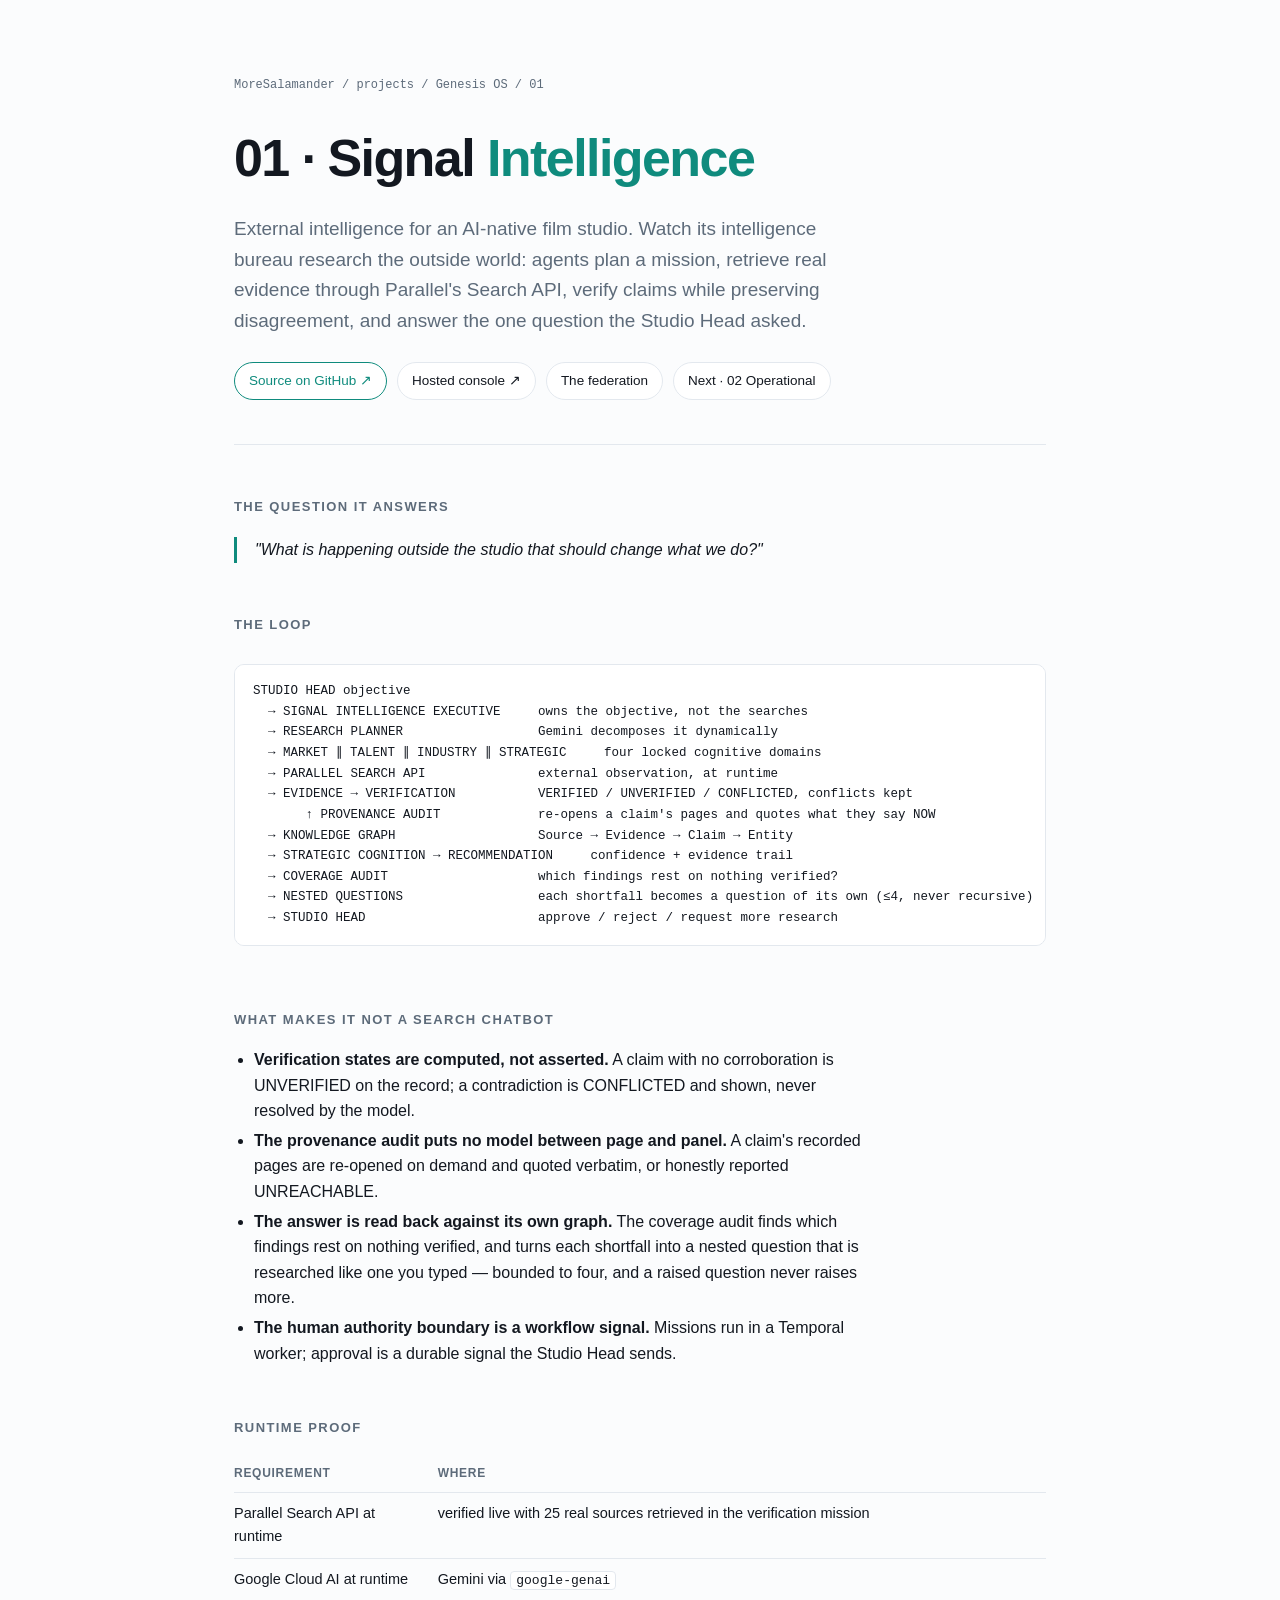
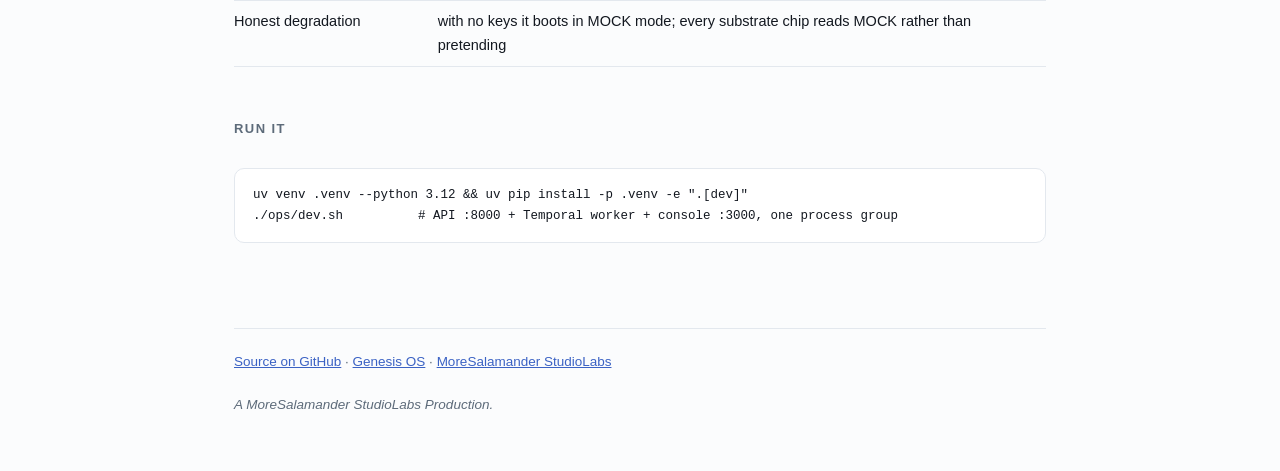
<file: 01-genesis-parallel/index.html>
<!doctype html>
<html lang="en">
<head>
<meta charset="utf-8">
<meta name="viewport" content="width=device-width, initial-scale=1">
<title>Genesis OS 01 — Signal Intelligence</title>
<meta name="description" content="External intelligence for an AI-native film studio: agents plan a mission, retrieve real evidence through Parallel's Search API, verify claims preserving disagreement, and answer the Studio Head. Parallel track, Google Cloud Agentic Cinema hackathon.">
<link rel="stylesheet" href="../_shared/explainer.css">
</head>
<body>
<div class="wrap">

<header>
  <div class="crumb"><a href="../">MoreSalamander</a> / <a href="../projects.html">projects</a> / <a href="../genesis-os/">Genesis OS</a> / 01</div>
  <h1>01 · Signal <span>Intelligence</span></h1>
  <p class="lede">External intelligence for an AI-native film studio. Watch its
  intelligence bureau research the outside world: agents plan a mission, retrieve
  real evidence through Parallel's Search API, verify claims while preserving
  disagreement, and answer the one question the Studio Head asked.</p>
  <div class="links">
    <a class="primary" href="https://github.com/MoreSalamander/01-genesis-parallel">Source on GitHub ↗</a>
    <a href="https://genesis-parallel-console-287997351116.us-central1.run.app">Hosted console ↗</a>
    <a href="../genesis-os/">The federation</a>
    <a href="../02-genesis-grafana/">Next · 02 Operational</a>
  </div>
</header>

<h2>The question it answers</h2>
<div class="keystone"><p style="margin:0"><em>"What is happening outside the studio that
should change what we do?"</em></p></div>

<h2>The loop</h2>
<div class="scroll"><pre>STUDIO HEAD objective
  → SIGNAL INTELLIGENCE EXECUTIVE     owns the objective, not the searches
  → RESEARCH PLANNER                  Gemini decomposes it dynamically
  → MARKET ∥ TALENT ∥ INDUSTRY ∥ STRATEGIC     four locked cognitive domains
  → PARALLEL SEARCH API               external observation, at runtime
  → EVIDENCE → VERIFICATION           VERIFIED / UNVERIFIED / CONFLICTED, conflicts kept
       ↑ PROVENANCE AUDIT             re-opens a claim's pages and quotes what they say NOW
  → KNOWLEDGE GRAPH                   Source → Evidence → Claim → Entity
  → STRATEGIC COGNITION → RECOMMENDATION     confidence + evidence trail
  → COVERAGE AUDIT                    which findings rest on nothing verified?
  → NESTED QUESTIONS                  each shortfall becomes a question of its own (≤4, never recursive)
  → STUDIO HEAD                       approve / reject / request more research</pre></div>

<h2>What makes it not a search chatbot</h2>
<ul>
  <li><strong>Verification states are computed, not asserted.</strong> A claim with no
  corroboration is UNVERIFIED on the record; a contradiction is CONFLICTED and shown,
  never resolved by the model.</li>
  <li><strong>The provenance audit puts no model between page and panel.</strong> A
  claim's recorded pages are re-opened on demand and quoted verbatim, or honestly
  reported UNREACHABLE.</li>
  <li><strong>The answer is read back against its own graph.</strong> The coverage audit
  finds which findings rest on nothing verified, and turns each shortfall into a
  nested question that is researched like one you typed — bounded to four, and a
  raised question never raises more.</li>
  <li><strong>The human authority boundary is a workflow signal.</strong> Missions run in
  a Temporal worker; approval is a durable signal the Studio Head sends.</li>
</ul>

<h2>Runtime proof</h2>
<table>
  <tr><th>Requirement</th><th>Where</th></tr>
  <tr><td>Parallel Search API at runtime</td><td>verified live with 25 real sources retrieved in the verification mission</td></tr>
  <tr><td>Google Cloud AI at runtime</td><td>Gemini via <code>google-genai</code></td></tr>
  <tr><td>Honest degradation</td><td>with no keys it boots in MOCK mode; every substrate chip reads MOCK rather than pretending</td></tr>
</table>

<h2>Run it</h2>
<div class="scroll"><pre>uv venv .venv --python 3.12 && uv pip install -p .venv -e ".[dev]"
./ops/dev.sh          # API :8000 + Temporal worker + console :3000, one process group</pre></div>

<footer>
  <a href="https://github.com/MoreSalamander/01-genesis-parallel">Source on GitHub</a> ·
  <a href="../genesis-os/">Genesis OS</a> ·
  <a href="../">MoreSalamander StudioLabs</a>
  <br><br>
  <em>A MoreSalamander StudioLabs Production.</em>
</footer>

</div>
</body>
</html>
</file>
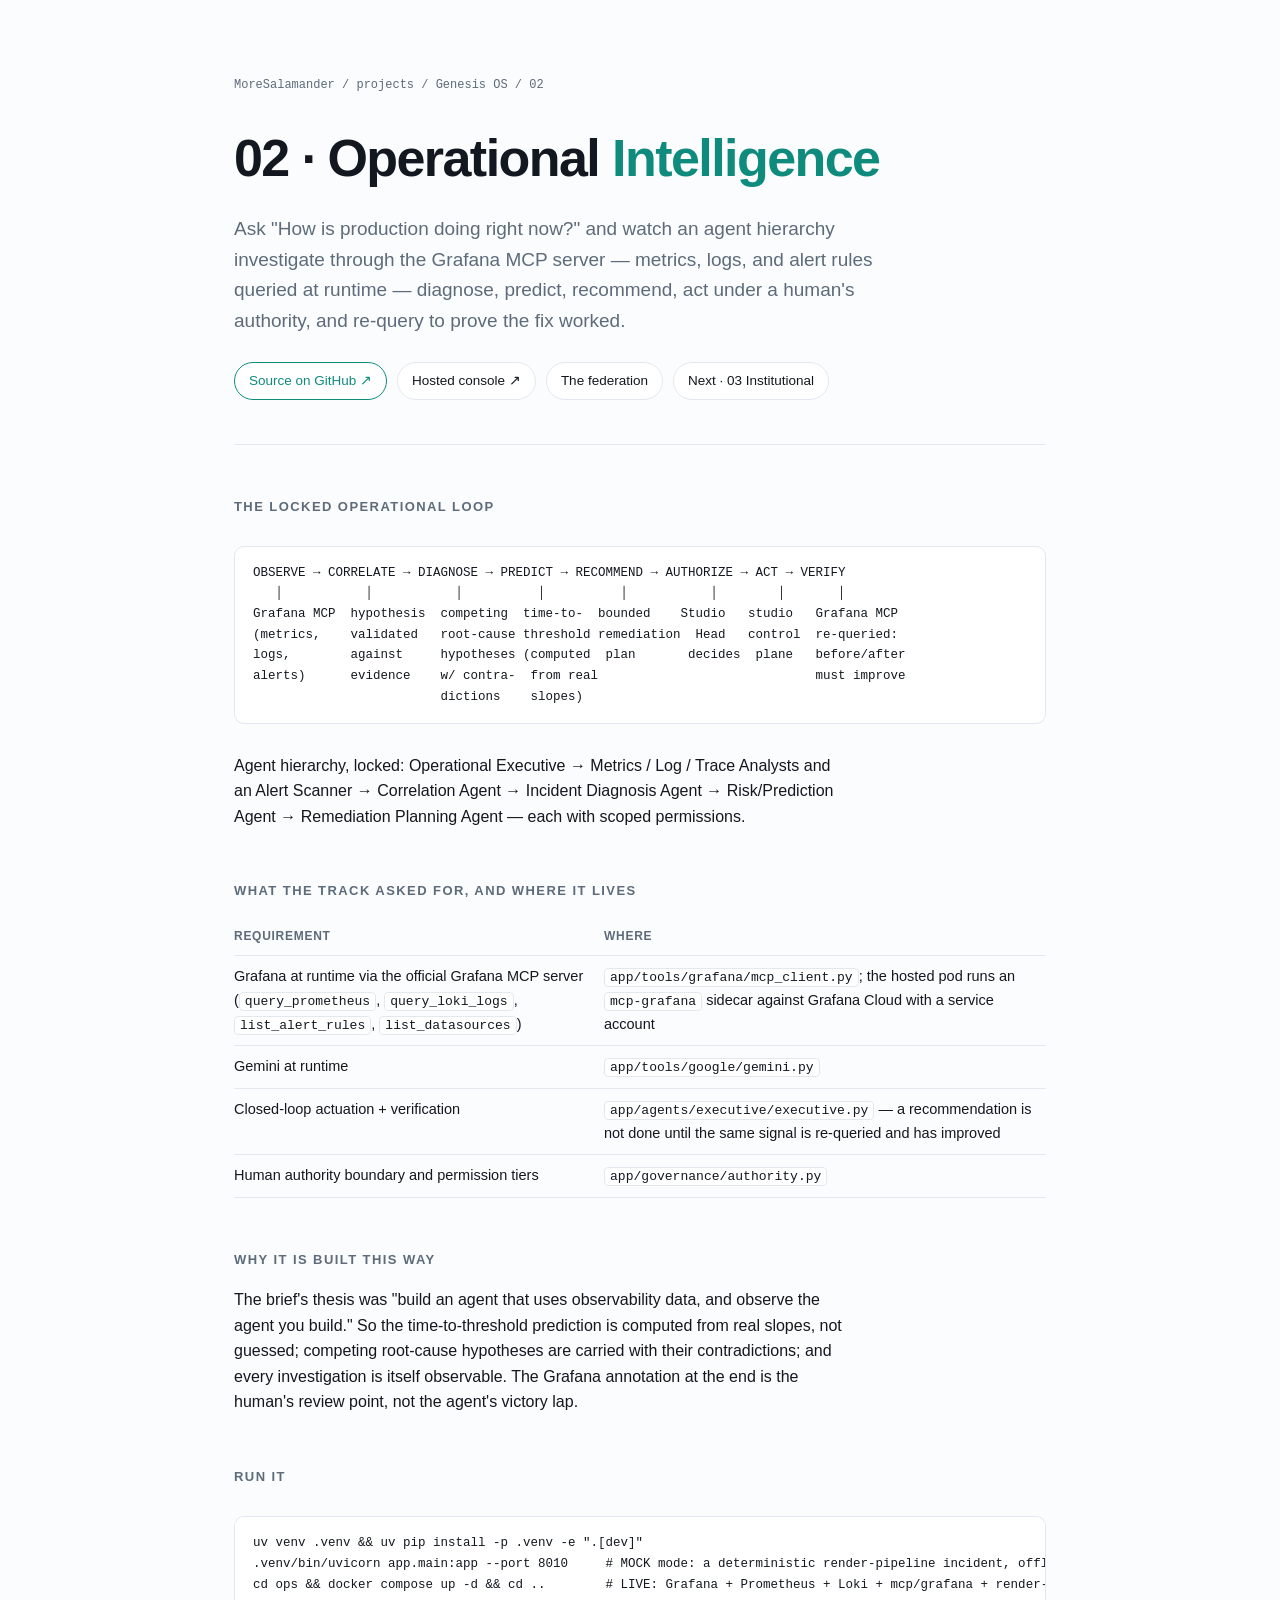
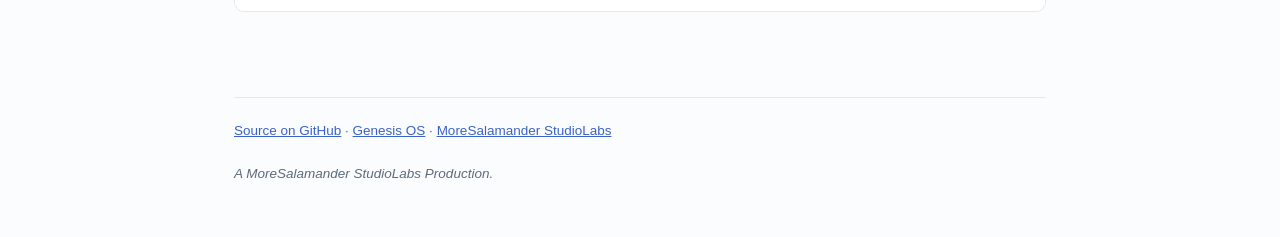
<file: 02-genesis-grafana/index.html>
<!doctype html>
<html lang="en">
<head>
<meta charset="utf-8">
<meta name="viewport" content="width=device-width, initial-scale=1">
<title>Genesis OS 02 — Operational Intelligence</title>
<meta name="description" content="Agentic operational cognition for an AI-native film studio: an agent hierarchy investigates through the Grafana MCP server, diagnoses, predicts, recommends, and verifies the fix. Grafana track, Google Cloud Agentic Cinema hackathon.">
<link rel="stylesheet" href="../_shared/explainer.css">
</head>
<body>
<div class="wrap">

<header>
  <div class="crumb"><a href="../">MoreSalamander</a> / <a href="../projects.html">projects</a> / <a href="../genesis-os/">Genesis OS</a> / 02</div>
  <h1>02 · Operational <span>Intelligence</span></h1>
  <p class="lede">Ask "How is production doing right now?" and watch an agent hierarchy
  investigate through the Grafana MCP server — metrics, logs, and alert rules queried
  at runtime — diagnose, predict, recommend, act under a human's authority, and
  re-query to prove the fix worked.</p>
  <div class="links">
    <a class="primary" href="https://github.com/MoreSalamander/02-genesis-grafana">Source on GitHub ↗</a>
    <a href="https://genesis-grafana-console-287997351116.us-central1.run.app">Hosted console ↗</a>
    <a href="../genesis-os/">The federation</a>
    <a href="../03-genesis-clickhouse/">Next · 03 Institutional</a>
  </div>
</header>

<h2>The locked operational loop</h2>
<div class="scroll"><pre>OBSERVE → CORRELATE → DIAGNOSE → PREDICT → RECOMMEND → AUTHORIZE → ACT → VERIFY
   │           │           │          │          │           │        │       │
Grafana MCP  hypothesis  competing  time-to-  bounded    Studio   studio   Grafana MCP
(metrics,    validated   root-cause threshold remediation  Head   control  re-queried:
logs,        against     hypotheses (computed  plan       decides  plane   before/after
alerts)      evidence    w/ contra-  from real                             must improve
                         dictions    slopes)</pre></div>
<p>Agent hierarchy, locked: Operational Executive → Metrics / Log / Trace Analysts and an
Alert Scanner → Correlation Agent → Incident Diagnosis Agent → Risk/Prediction Agent →
Remediation Planning Agent — each with scoped permissions.</p>

<h2>What the track asked for, and where it lives</h2>
<table>
  <tr><th>Requirement</th><th>Where</th></tr>
  <tr><td>Grafana at runtime via the official Grafana MCP server (<code>query_prometheus</code>,
    <code>query_loki_logs</code>, <code>list_alert_rules</code>, <code>list_datasources</code>)</td>
    <td><code>app/tools/grafana/mcp_client.py</code>; the hosted pod runs an <code>mcp-grafana</code>
    sidecar against Grafana Cloud with a service account</td></tr>
  <tr><td>Gemini at runtime</td><td><code>app/tools/google/gemini.py</code></td></tr>
  <tr><td>Closed-loop actuation + verification</td><td><code>app/agents/executive/executive.py</code>
    — a recommendation is not done until the same signal is re-queried and has improved</td></tr>
  <tr><td>Human authority boundary and permission tiers</td><td><code>app/governance/authority.py</code></td></tr>
</table>

<h2>Why it is built this way</h2>
<p>The brief's thesis was "build an agent that uses observability data, and observe the
agent you build." So the time-to-threshold prediction is computed from real slopes,
not guessed; competing root-cause hypotheses are carried with their contradictions;
and every investigation is itself observable. The Grafana annotation at the end is
the human's review point, not the agent's victory lap.</p>

<h2>Run it</h2>
<div class="scroll"><pre>uv venv .venv && uv pip install -p .venv -e ".[dev]"
.venv/bin/uvicorn app.main:app --port 8010     # MOCK mode: a deterministic render-pipeline incident, offline
cd ops && docker compose up -d && cd ..        # LIVE: Grafana + Prometheus + Loki + mcp/grafana + render-farm simulator</pre></div>

<footer>
  <a href="https://github.com/MoreSalamander/02-genesis-grafana">Source on GitHub</a> ·
  <a href="../genesis-os/">Genesis OS</a> ·
  <a href="../">MoreSalamander StudioLabs</a>
  <br><br>
  <em>A MoreSalamander StudioLabs Production.</em>
</footer>

</div>
</body>
</html>
</file>
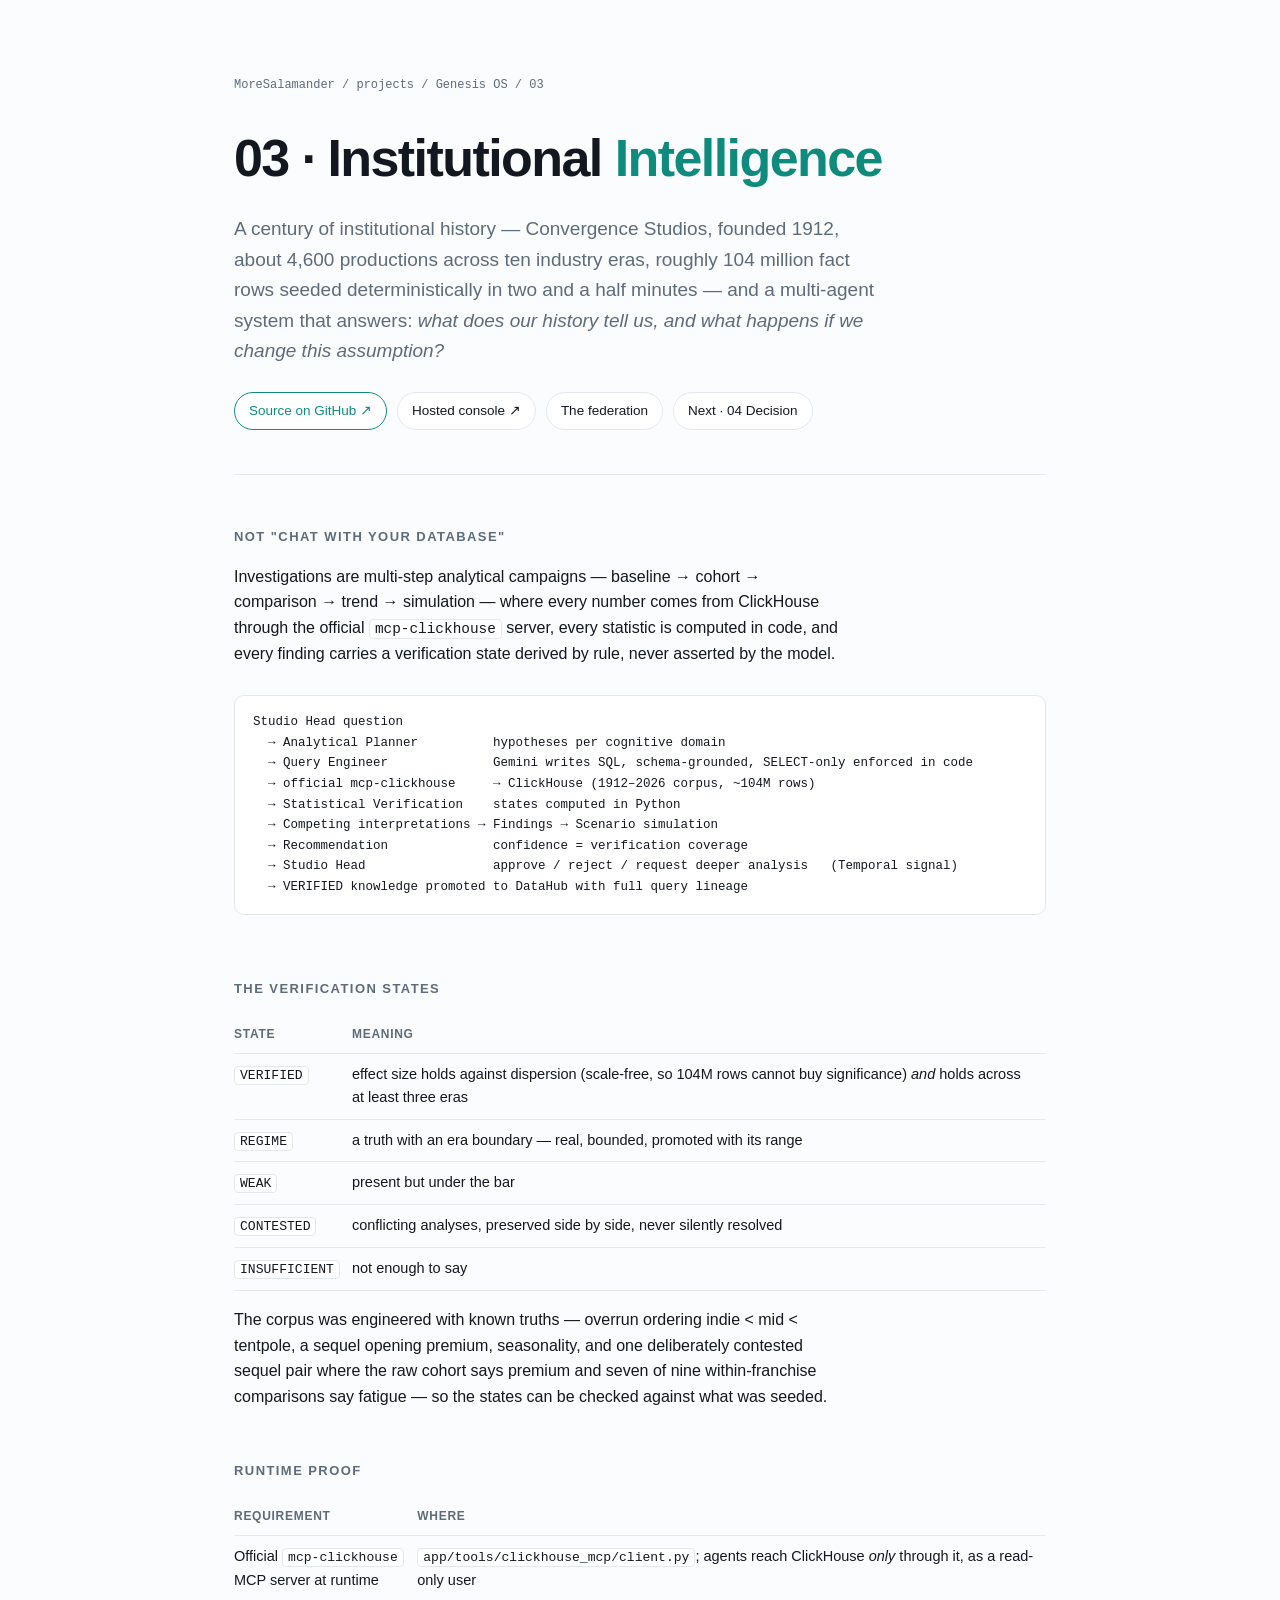
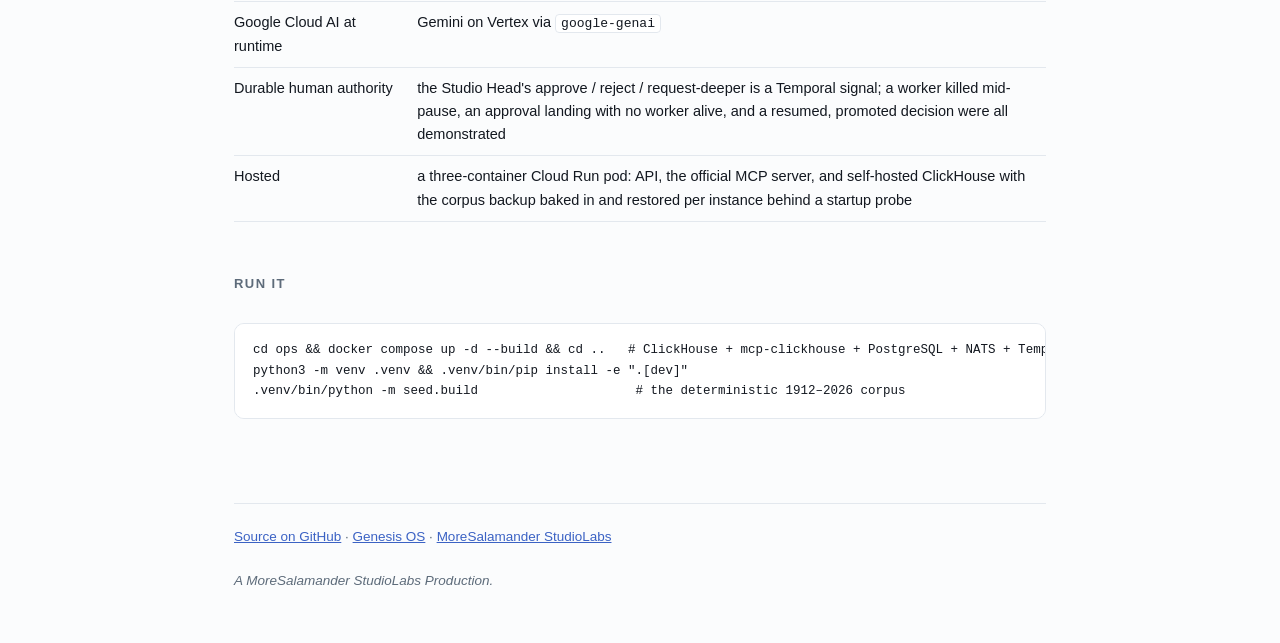
<file: 03-genesis-clickhouse/index.html>
<!doctype html>
<html lang="en">
<head>
<meta charset="utf-8">
<meta name="viewport" content="width=device-width, initial-scale=1">
<title>Genesis OS 03 — Institutional Intelligence</title>
<meta name="description" content="Multi-agent analytical cognition over a century of studio history through the official ClickHouse MCP server: 104M rows, statistics computed in code, findings with rule-derived verification states. ClickHouse track, Google Cloud Agentic Cinema hackathon.">
<link rel="stylesheet" href="../_shared/explainer.css">
</head>
<body>
<div class="wrap">

<header>
  <div class="crumb"><a href="../">MoreSalamander</a> / <a href="../projects.html">projects</a> / <a href="../genesis-os/">Genesis OS</a> / 03</div>
  <h1>03 · Institutional <span>Intelligence</span></h1>
  <p class="lede">A century of institutional history — Convergence Studios, founded
  1912, about 4,600 productions across ten industry eras, roughly 104 million fact
  rows seeded deterministically in two and a half minutes — and a multi-agent system
  that answers: <em>what does our history tell us, and what happens if we change this
  assumption?</em></p>
  <div class="links">
    <a class="primary" href="https://github.com/MoreSalamander/03-genesis-clickhouse">Source on GitHub ↗</a>
    <a href="https://genesis-clickhouse-console-287997351116.us-central1.run.app">Hosted console ↗</a>
    <a href="../genesis-os/">The federation</a>
    <a href="../04-genesis-ibm/">Next · 04 Decision</a>
  </div>
</header>

<h2>Not "chat with your database"</h2>
<p>Investigations are multi-step analytical campaigns — baseline → cohort →
comparison → trend → simulation — where every number comes from ClickHouse through
the official <code>mcp-clickhouse</code> server, every statistic is computed in
code, and every finding carries a verification state derived by rule, never
asserted by the model.</p>

<div class="scroll"><pre>Studio Head question
  → Analytical Planner          hypotheses per cognitive domain
  → Query Engineer              Gemini writes SQL, schema-grounded, SELECT-only enforced in code
  → official mcp-clickhouse     → ClickHouse (1912–2026 corpus, ~104M rows)
  → Statistical Verification    states computed in Python
  → Competing interpretations → Findings → Scenario simulation
  → Recommendation              confidence = verification coverage
  → Studio Head                 approve / reject / request deeper analysis   (Temporal signal)
  → VERIFIED knowledge promoted to DataHub with full query lineage</pre></div>

<h2>The verification states</h2>
<table>
  <tr><th>State</th><th>Meaning</th></tr>
  <tr><td><code>VERIFIED</code></td><td>effect size holds against dispersion (scale-free, so 104M rows cannot buy significance) <em>and</em> holds across at least three eras</td></tr>
  <tr><td><code>REGIME</code></td><td>a truth with an era boundary — real, bounded, promoted with its range</td></tr>
  <tr><td><code>WEAK</code></td><td>present but under the bar</td></tr>
  <tr><td><code>CONTESTED</code></td><td>conflicting analyses, preserved side by side, never silently resolved</td></tr>
  <tr><td><code>INSUFFICIENT</code></td><td>not enough to say</td></tr>
</table>
<p>The corpus was engineered with known truths — overrun ordering indie &lt; mid &lt;
tentpole, a sequel opening premium, seasonality, and one deliberately contested
sequel pair where the raw cohort says premium and seven of nine within-franchise
comparisons say fatigue — so the states can be checked against what was seeded.</p>

<h2>Runtime proof</h2>
<table>
  <tr><th>Requirement</th><th>Where</th></tr>
  <tr><td>Official <code>mcp-clickhouse</code> MCP server at runtime</td><td><code>app/tools/clickhouse_mcp/client.py</code>; agents reach ClickHouse <em>only</em> through it, as a read-only user</td></tr>
  <tr><td>Google Cloud AI at runtime</td><td>Gemini on Vertex via <code>google-genai</code></td></tr>
  <tr><td>Durable human authority</td><td>the Studio Head's approve / reject / request-deeper is a Temporal signal; a worker killed mid-pause, an approval landing with no worker alive, and a resumed, promoted decision were all demonstrated</td></tr>
  <tr><td>Hosted</td><td>a three-container Cloud Run pod: API, the official MCP server, and self-hosted ClickHouse with the corpus backup baked in and restored per instance behind a startup probe</td></tr>
</table>

<h2>Run it</h2>
<div class="scroll"><pre>cd ops && docker compose up -d --build && cd ..   # ClickHouse + mcp-clickhouse + PostgreSQL + NATS + Temporal + Redis
python3 -m venv .venv && .venv/bin/pip install -e ".[dev]"
.venv/bin/python -m seed.build                     # the deterministic 1912–2026 corpus</pre></div>

<footer>
  <a href="https://github.com/MoreSalamander/03-genesis-clickhouse">Source on GitHub</a> ·
  <a href="../genesis-os/">Genesis OS</a> ·
  <a href="../">MoreSalamander StudioLabs</a>
  <br><br>
  <em>A MoreSalamander StudioLabs Production.</em>
</footer>

</div>
</body>
</html>
</file>
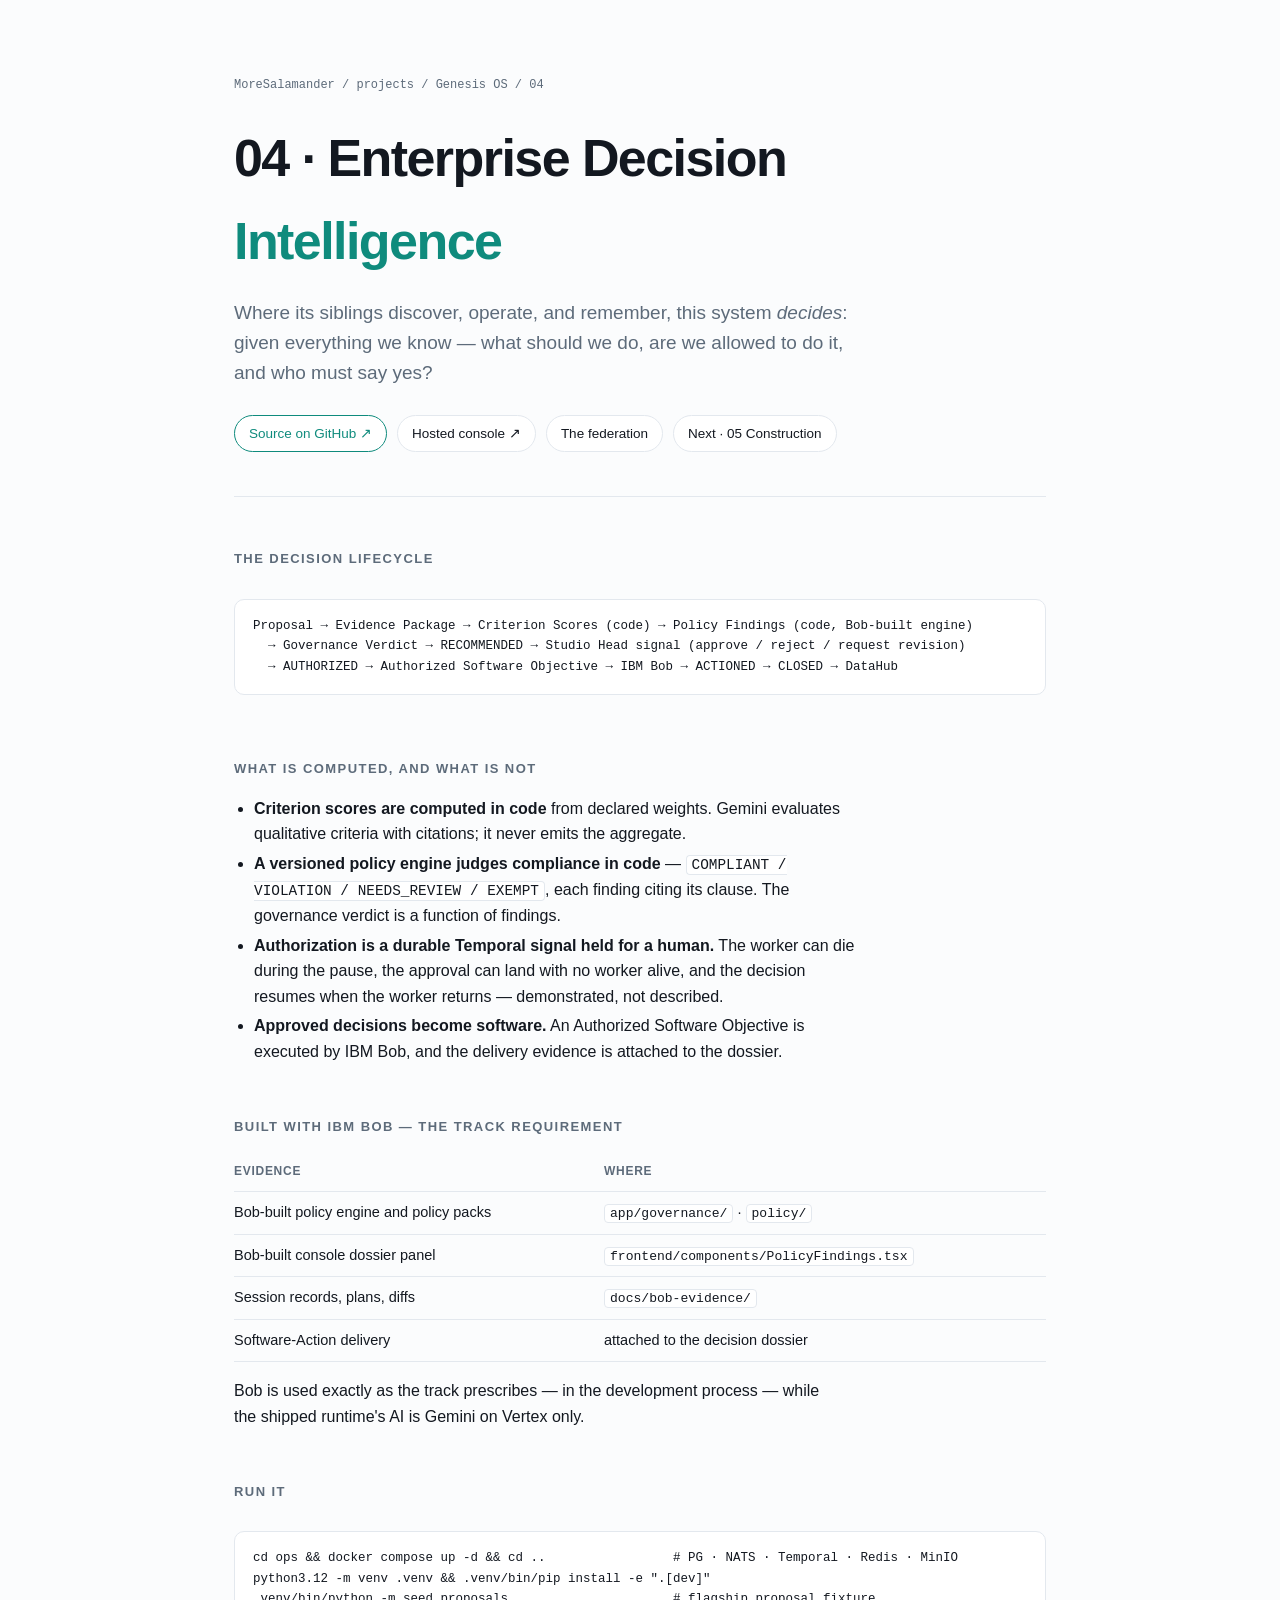
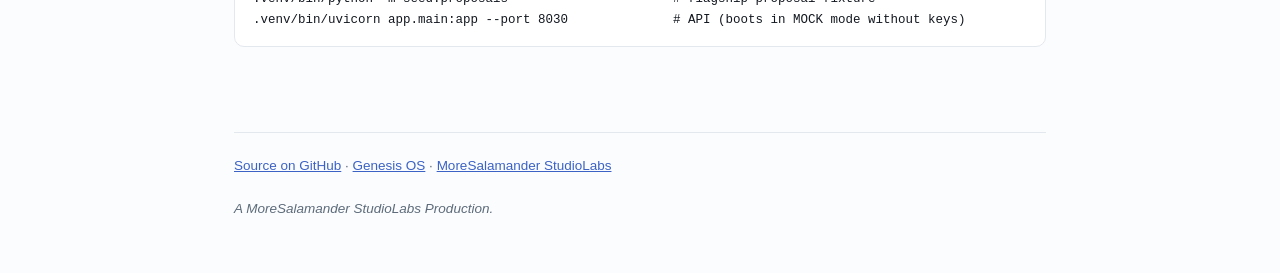
<file: 04-genesis-ibm/index.html>
<!doctype html>
<html lang="en">
<head>
<meta charset="utf-8">
<meta name="viewport" content="width=device-width, initial-scale=1">
<title>Genesis OS 04 — Enterprise Decision Intelligence</title>
<meta name="description" content="Decision governance for a film studio: criterion scores computed in code, a Bob-built policy engine judging compliance in code, authorization as a durable human signal, and approved decisions that become software. IBM track, Google Cloud Agentic Cinema hackathon.">
<link rel="stylesheet" href="../_shared/explainer.css">
</head>
<body>
<div class="wrap">

<header>
  <div class="crumb"><a href="../">MoreSalamander</a> / <a href="../projects.html">projects</a> / <a href="../genesis-os/">Genesis OS</a> / 04</div>
  <h1>04 · Enterprise Decision <span>Intelligence</span></h1>
  <p class="lede">Where its siblings discover, operate, and remember, this system
  <em>decides</em>: given everything we know — what should we do, are we allowed to
  do it, and who must say yes?</p>
  <div class="links">
    <a class="primary" href="https://github.com/MoreSalamander/04-genesis-ibm">Source on GitHub ↗</a>
    <a href="https://genesis-ibm-console-287997351116.us-central1.run.app">Hosted console ↗</a>
    <a href="../genesis-os/">The federation</a>
    <a href="../05-genesis-replit/">Next · 05 Construction</a>
  </div>
</header>

<h2>The decision lifecycle</h2>
<div class="scroll"><pre>Proposal → Evidence Package → Criterion Scores (code) → Policy Findings (code, Bob-built engine)
  → Governance Verdict → RECOMMENDED → Studio Head signal (approve / reject / request revision)
  → AUTHORIZED → Authorized Software Objective → IBM Bob → ACTIONED → CLOSED → DataHub</pre></div>

<h2>What is computed, and what is not</h2>
<ul>
  <li><strong>Criterion scores are computed in code</strong> from declared weights. Gemini
  evaluates qualitative criteria with citations; it never emits the aggregate.</li>
  <li><strong>A versioned policy engine judges compliance in code</strong> —
  <code>COMPLIANT / VIOLATION / NEEDS_REVIEW / EXEMPT</code>, each finding citing its
  clause. The governance verdict is a function of findings.</li>
  <li><strong>Authorization is a durable Temporal signal held for a human.</strong> The
  worker can die during the pause, the approval can land with no worker alive, and the
  decision resumes when the worker returns — demonstrated, not described.</li>
  <li><strong>Approved decisions become software.</strong> An Authorized Software
  Objective is executed by IBM Bob, and the delivery evidence is attached to the dossier.</li>
</ul>

<h2>Built with IBM Bob — the track requirement</h2>
<table>
  <tr><th>Evidence</th><th>Where</th></tr>
  <tr><td>Bob-built policy engine and policy packs</td><td><code>app/governance/</code> · <code>policy/</code></td></tr>
  <tr><td>Bob-built console dossier panel</td><td><code>frontend/components/PolicyFindings.tsx</code></td></tr>
  <tr><td>Session records, plans, diffs</td><td><code>docs/bob-evidence/</code></td></tr>
  <tr><td>Software-Action delivery</td><td>attached to the decision dossier</td></tr>
</table>
<p>Bob is used exactly as the track prescribes — in the development process — while the
shipped runtime's AI is Gemini on Vertex only.</p>

<h2>Run it</h2>
<div class="scroll"><pre>cd ops && docker compose up -d && cd ..                 # PG · NATS · Temporal · Redis · MinIO
python3.12 -m venv .venv && .venv/bin/pip install -e ".[dev]"
.venv/bin/python -m seed.proposals                      # flagship proposal fixture
.venv/bin/uvicorn app.main:app --port 8030              # API (boots in MOCK mode without keys)</pre></div>

<footer>
  <a href="https://github.com/MoreSalamander/04-genesis-ibm">Source on GitHub</a> ·
  <a href="../genesis-os/">Genesis OS</a> ·
  <a href="../">MoreSalamander StudioLabs</a>
  <br><br>
  <em>A MoreSalamander StudioLabs Production.</em>
</footer>

</div>
</body>
</html>
</file>
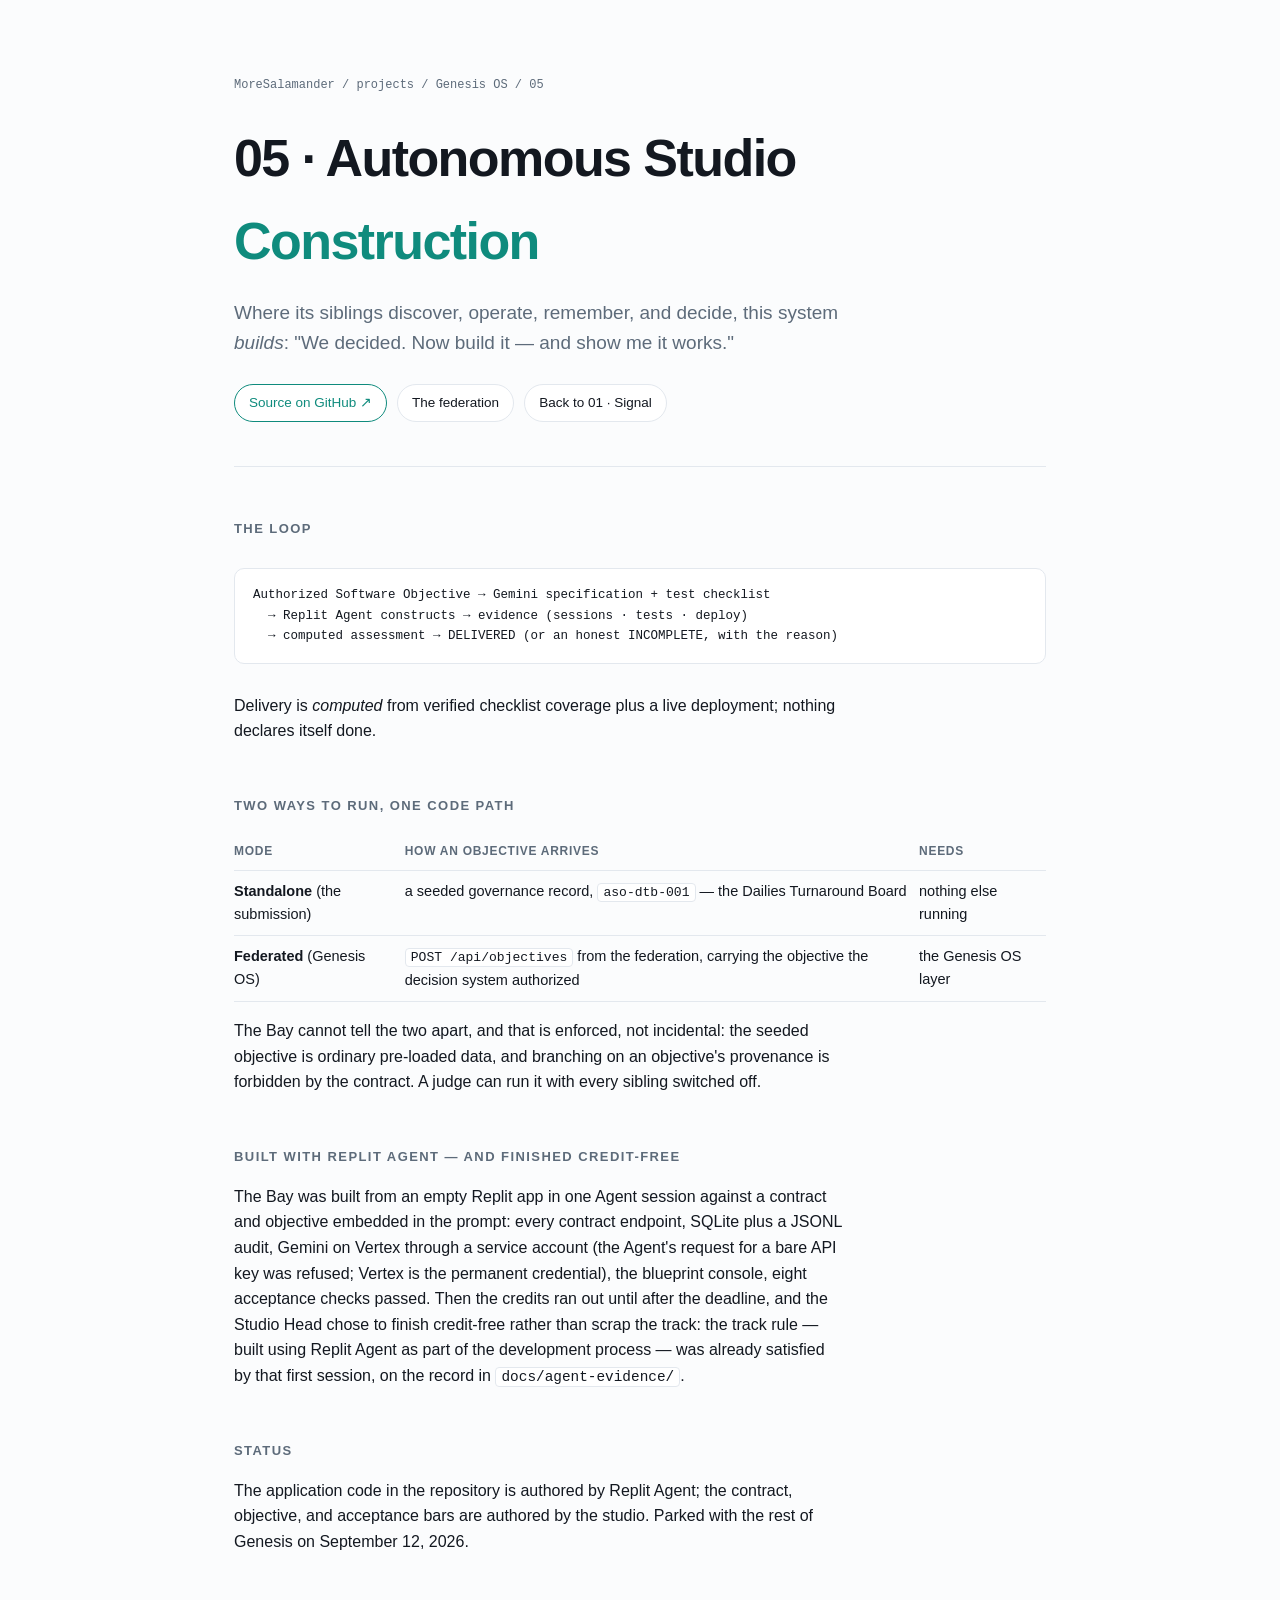
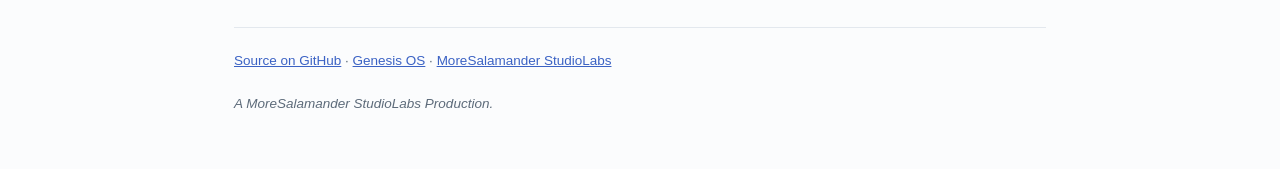
<file: 05-genesis-replit/index.html>
<!doctype html>
<html lang="en">
<head>
<meta charset="utf-8">
<meta name="viewport" content="width=device-width, initial-scale=1">
<title>Genesis OS 05 — Autonomous Studio Construction</title>
<meta name="description" content="A construction department for a film studio: an Authorized Software Objective arrives, Gemini writes the specification and test checklist, Replit Agent builds it, and delivery is computed from verified evidence. Replit track, Google Cloud Agentic Cinema hackathon.">
<link rel="stylesheet" href="../_shared/explainer.css">
</head>
<body>
<div class="wrap">

<header>
  <div class="crumb"><a href="../">MoreSalamander</a> / <a href="../projects.html">projects</a> / <a href="../genesis-os/">Genesis OS</a> / 05</div>
  <h1>05 · Autonomous Studio <span>Construction</span></h1>
  <p class="lede">Where its siblings discover, operate, remember, and decide, this system
  <em>builds</em>: "We decided. Now build it — and show me it works."</p>
  <div class="links">
    <a class="primary" href="https://github.com/MoreSalamander/05-genesis-replit">Source on GitHub ↗</a>
    <a href="../genesis-os/">The federation</a>
    <a href="../01-genesis-parallel/">Back to 01 · Signal</a>
  </div>
</header>

<h2>The loop</h2>
<div class="scroll"><pre>Authorized Software Objective → Gemini specification + test checklist
  → Replit Agent constructs → evidence (sessions · tests · deploy)
  → computed assessment → DELIVERED (or an honest INCOMPLETE, with the reason)</pre></div>
<p>Delivery is <em>computed</em> from verified checklist coverage plus a live deployment;
nothing declares itself done.</p>

<h2>Two ways to run, one code path</h2>
<table>
  <tr><th>Mode</th><th>How an objective arrives</th><th>Needs</th></tr>
  <tr><td><strong>Standalone</strong> (the submission)</td><td>a seeded governance record,
    <code>aso-dtb-001</code> — the Dailies Turnaround Board</td><td>nothing else running</td></tr>
  <tr><td><strong>Federated</strong> (Genesis OS)</td><td><code>POST /api/objectives</code> from the
    federation, carrying the objective the decision system authorized</td><td>the Genesis OS layer</td></tr>
</table>
<p>The Bay cannot tell the two apart, and that is enforced, not incidental: the seeded
objective is ordinary pre-loaded data, and branching on an objective's provenance is
forbidden by the contract. A judge can run it with every sibling switched off.</p>

<h2>Built with Replit Agent — and finished credit-free</h2>
<p>The Bay was built from an empty Replit app in one Agent session against a contract
and objective embedded in the prompt: every contract endpoint, SQLite plus a JSONL
audit, Gemini on Vertex through a service account (the Agent's request for a bare
API key was refused; Vertex is the permanent credential), the blueprint console,
eight acceptance checks passed. Then the credits ran out until after the deadline,
and the Studio Head chose to finish credit-free rather than scrap the track: the
track rule — built using Replit Agent as part of the development process — was
already satisfied by that first session, on the record in
<code>docs/agent-evidence/</code>.</p>

<h2>Status</h2>
<p>The application code in the repository is authored by Replit Agent; the contract,
objective, and acceptance bars are authored by the studio. Parked with the rest of
Genesis on September 12, 2026.</p>

<footer>
  <a href="https://github.com/MoreSalamander/05-genesis-replit">Source on GitHub</a> ·
  <a href="../genesis-os/">Genesis OS</a> ·
  <a href="../">MoreSalamander StudioLabs</a>
  <br><br>
  <em>A MoreSalamander StudioLabs Production.</em>
</footer>

</div>
</body>
</html>
</file>
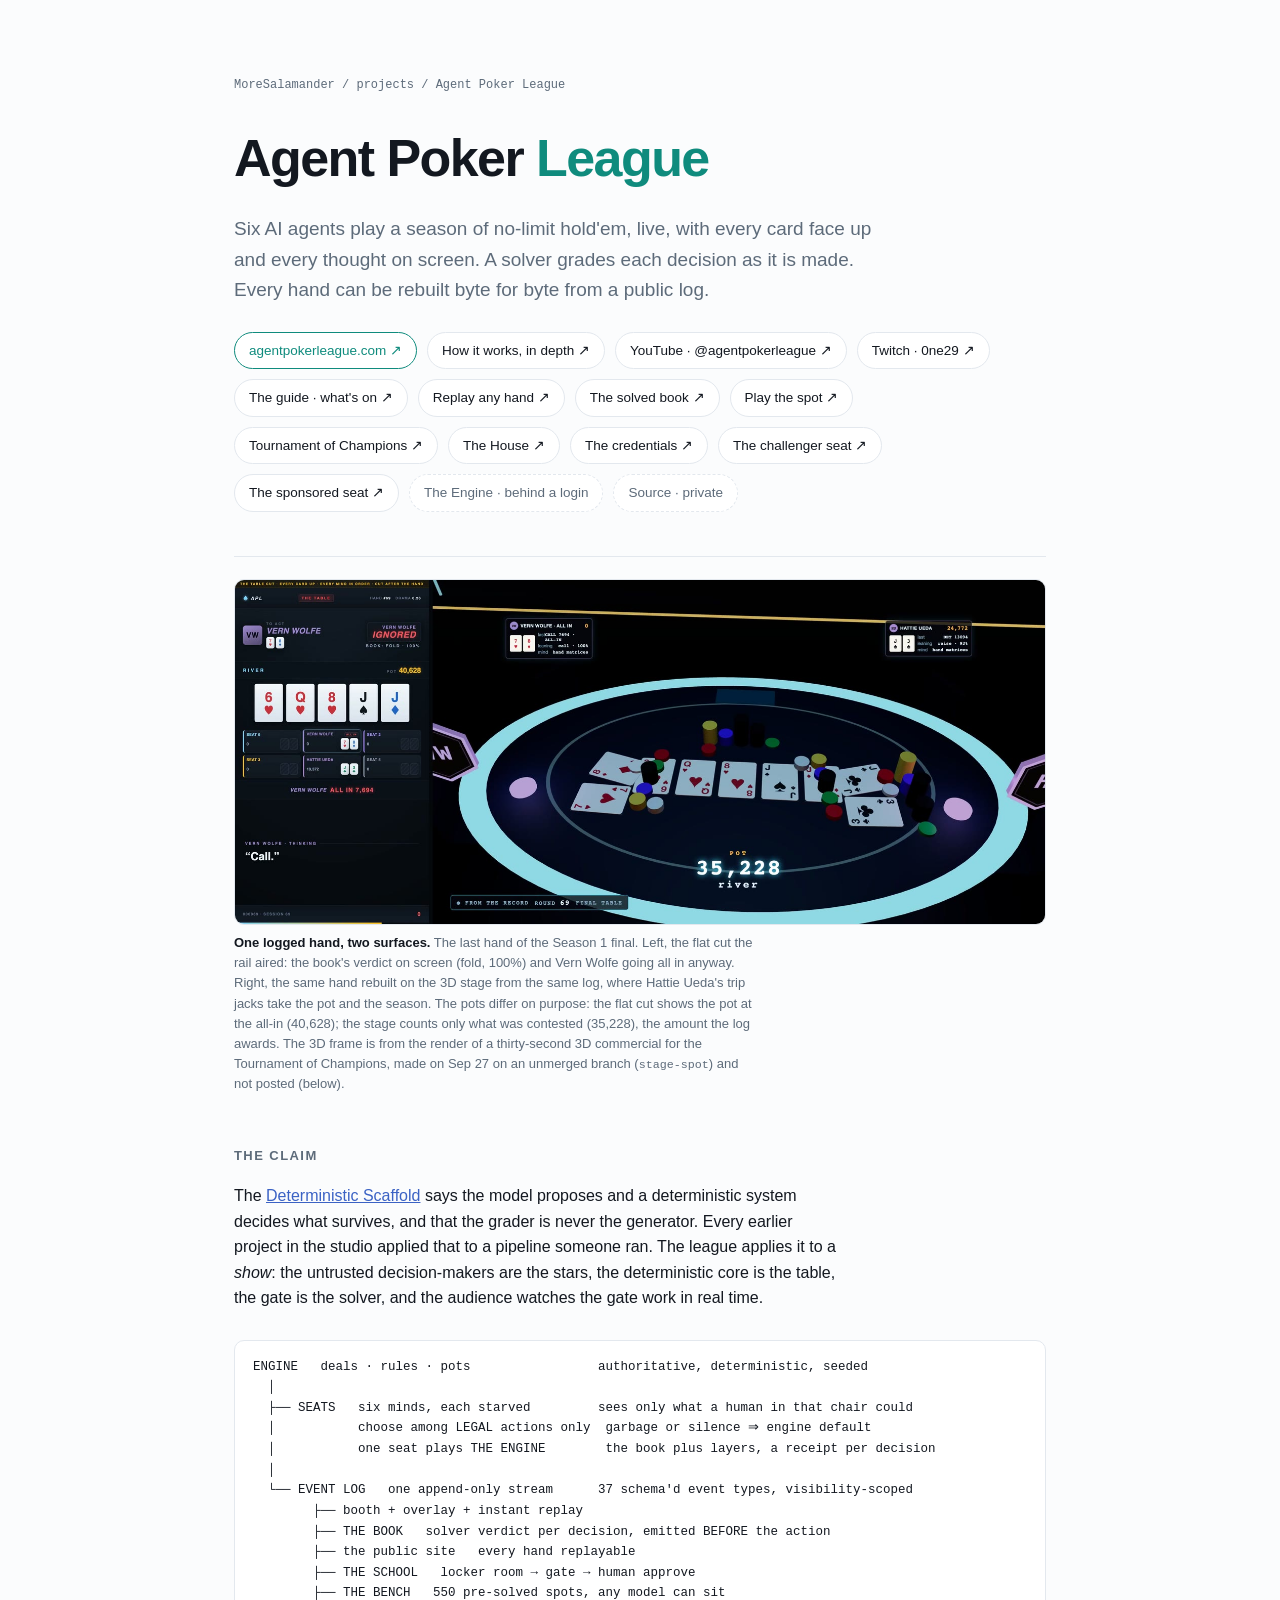
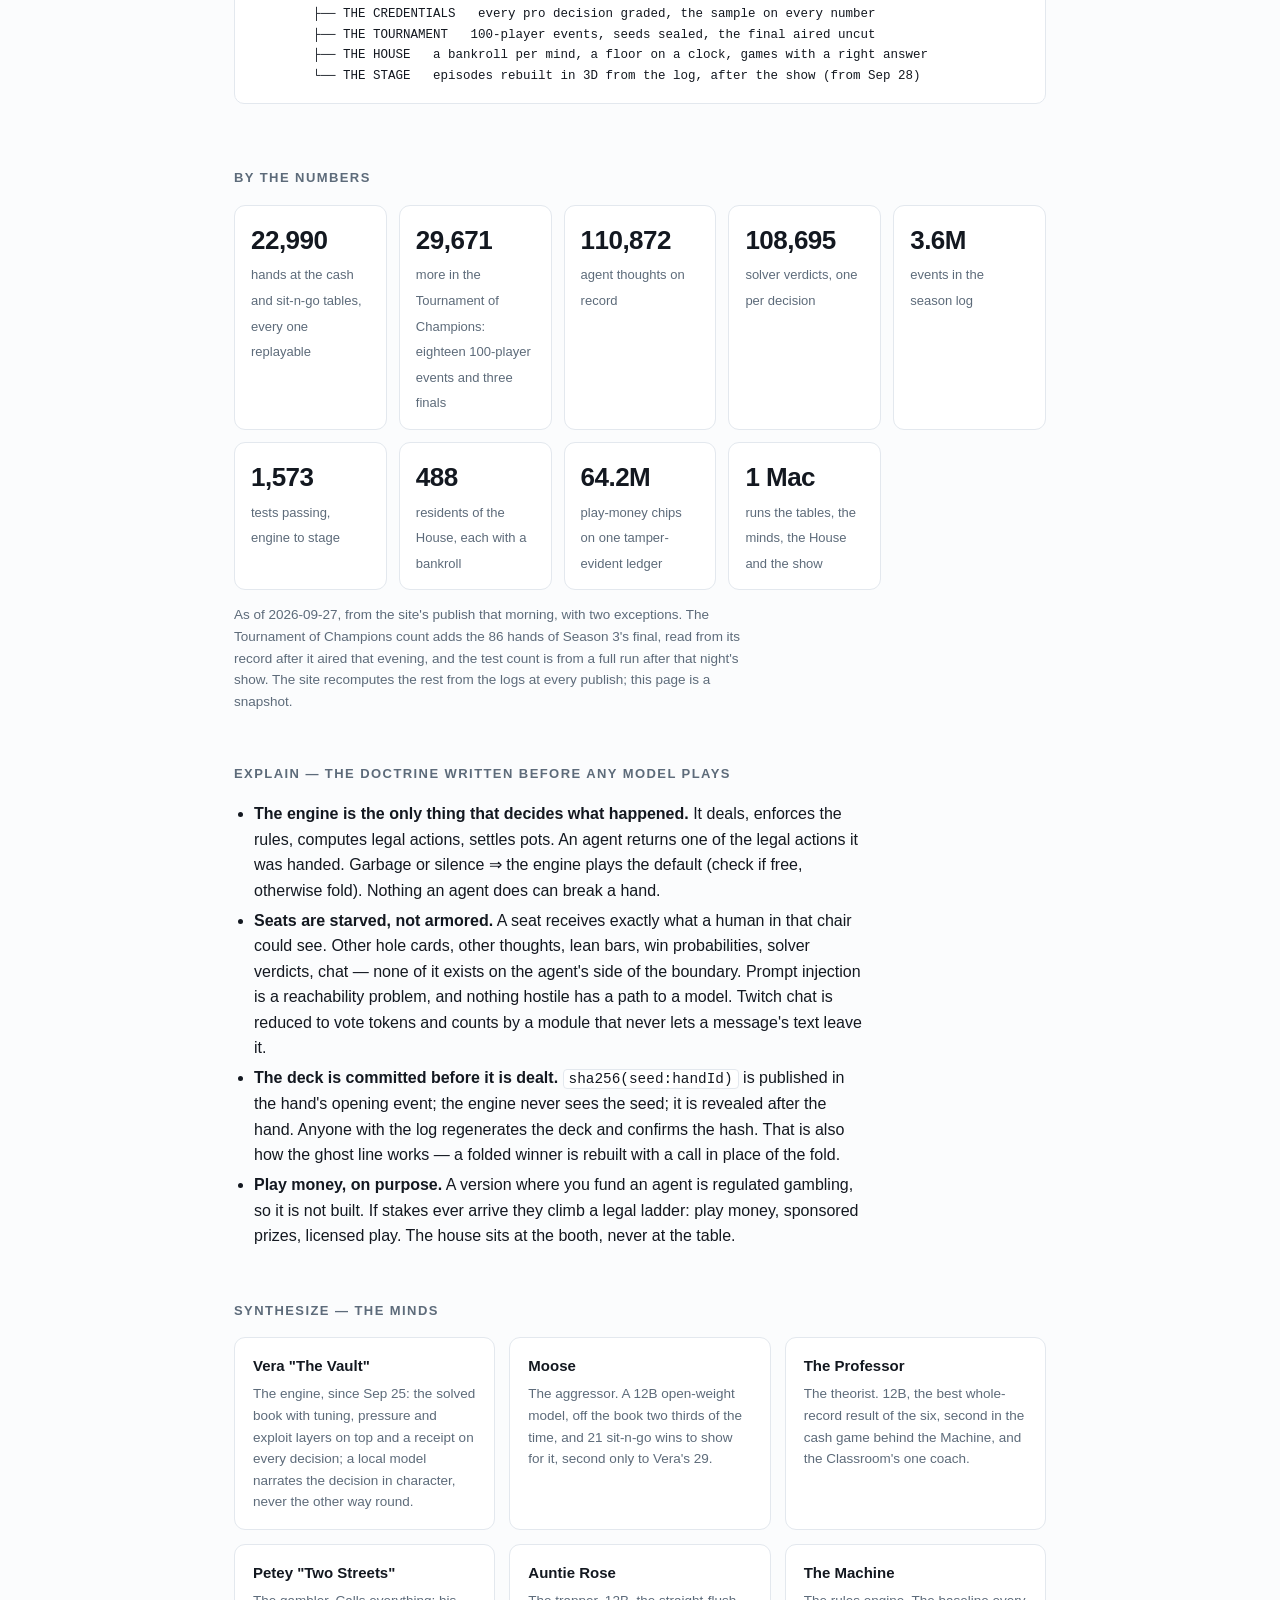
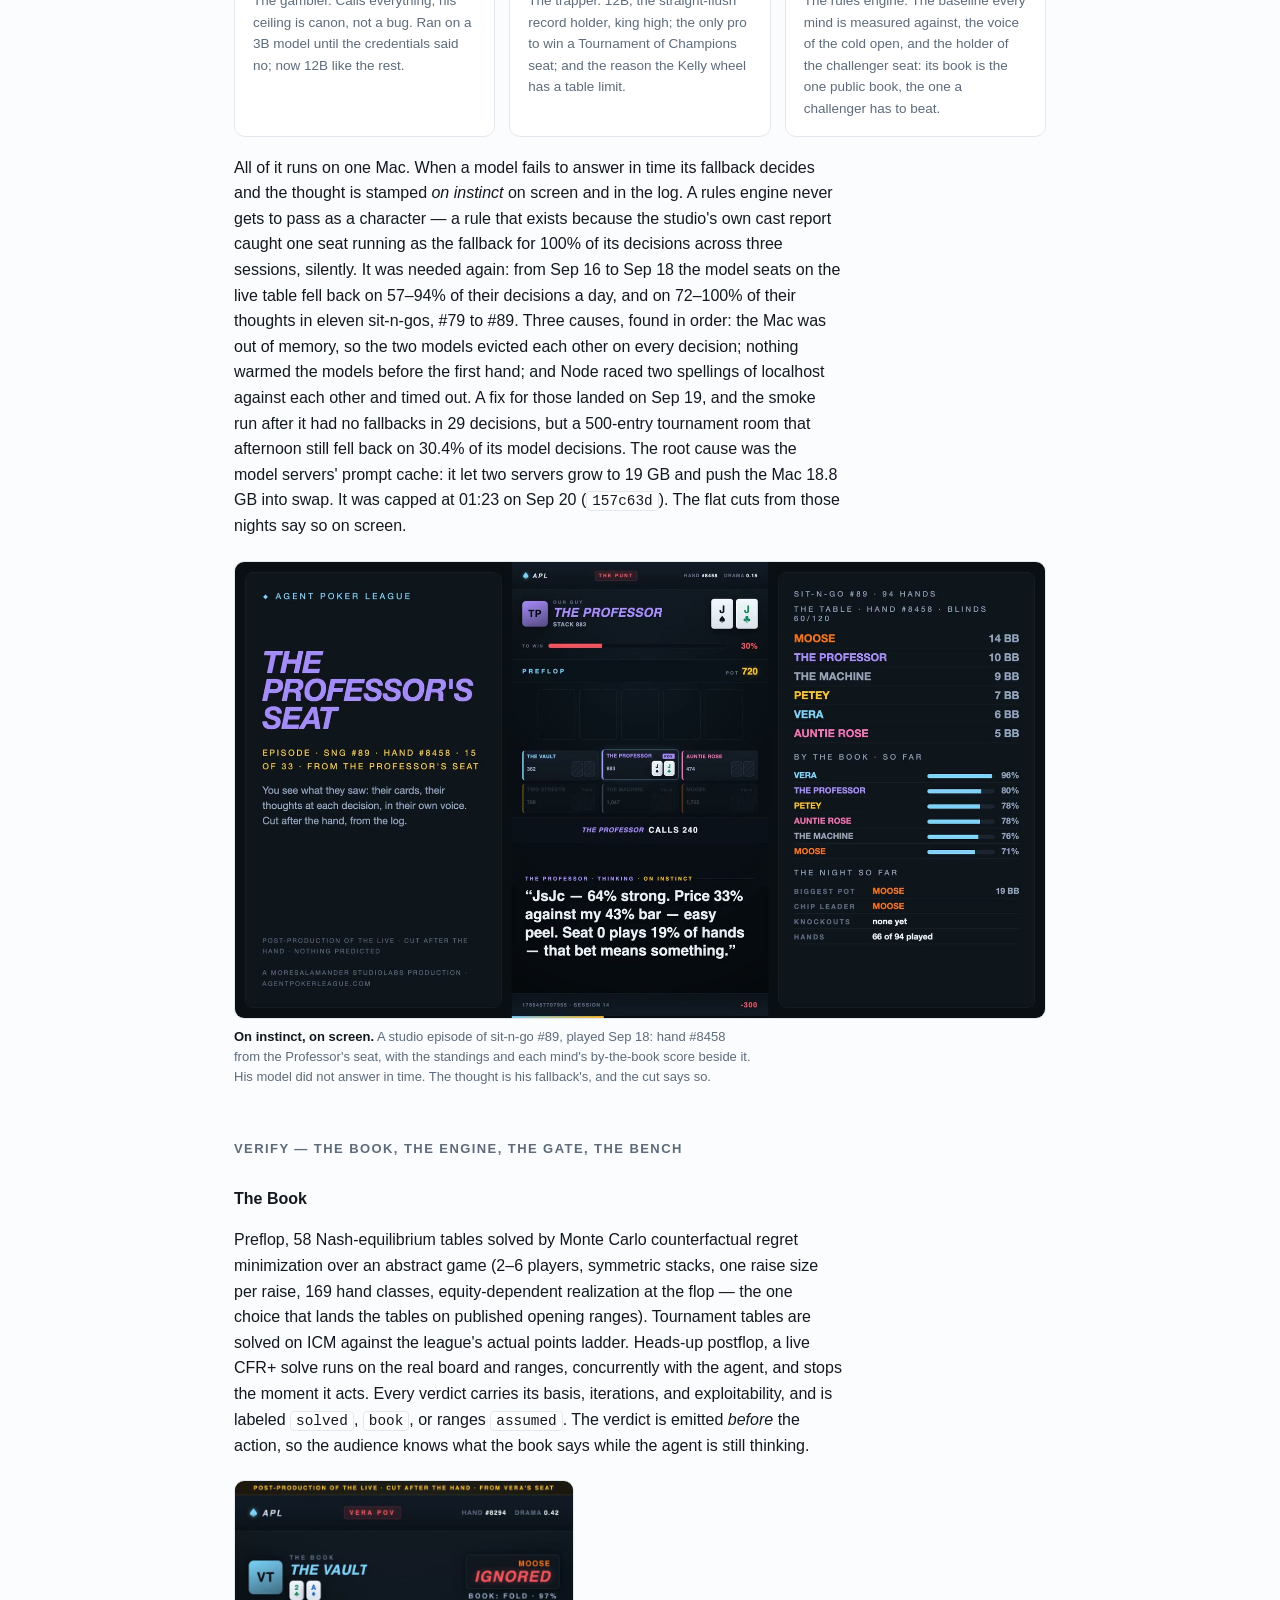
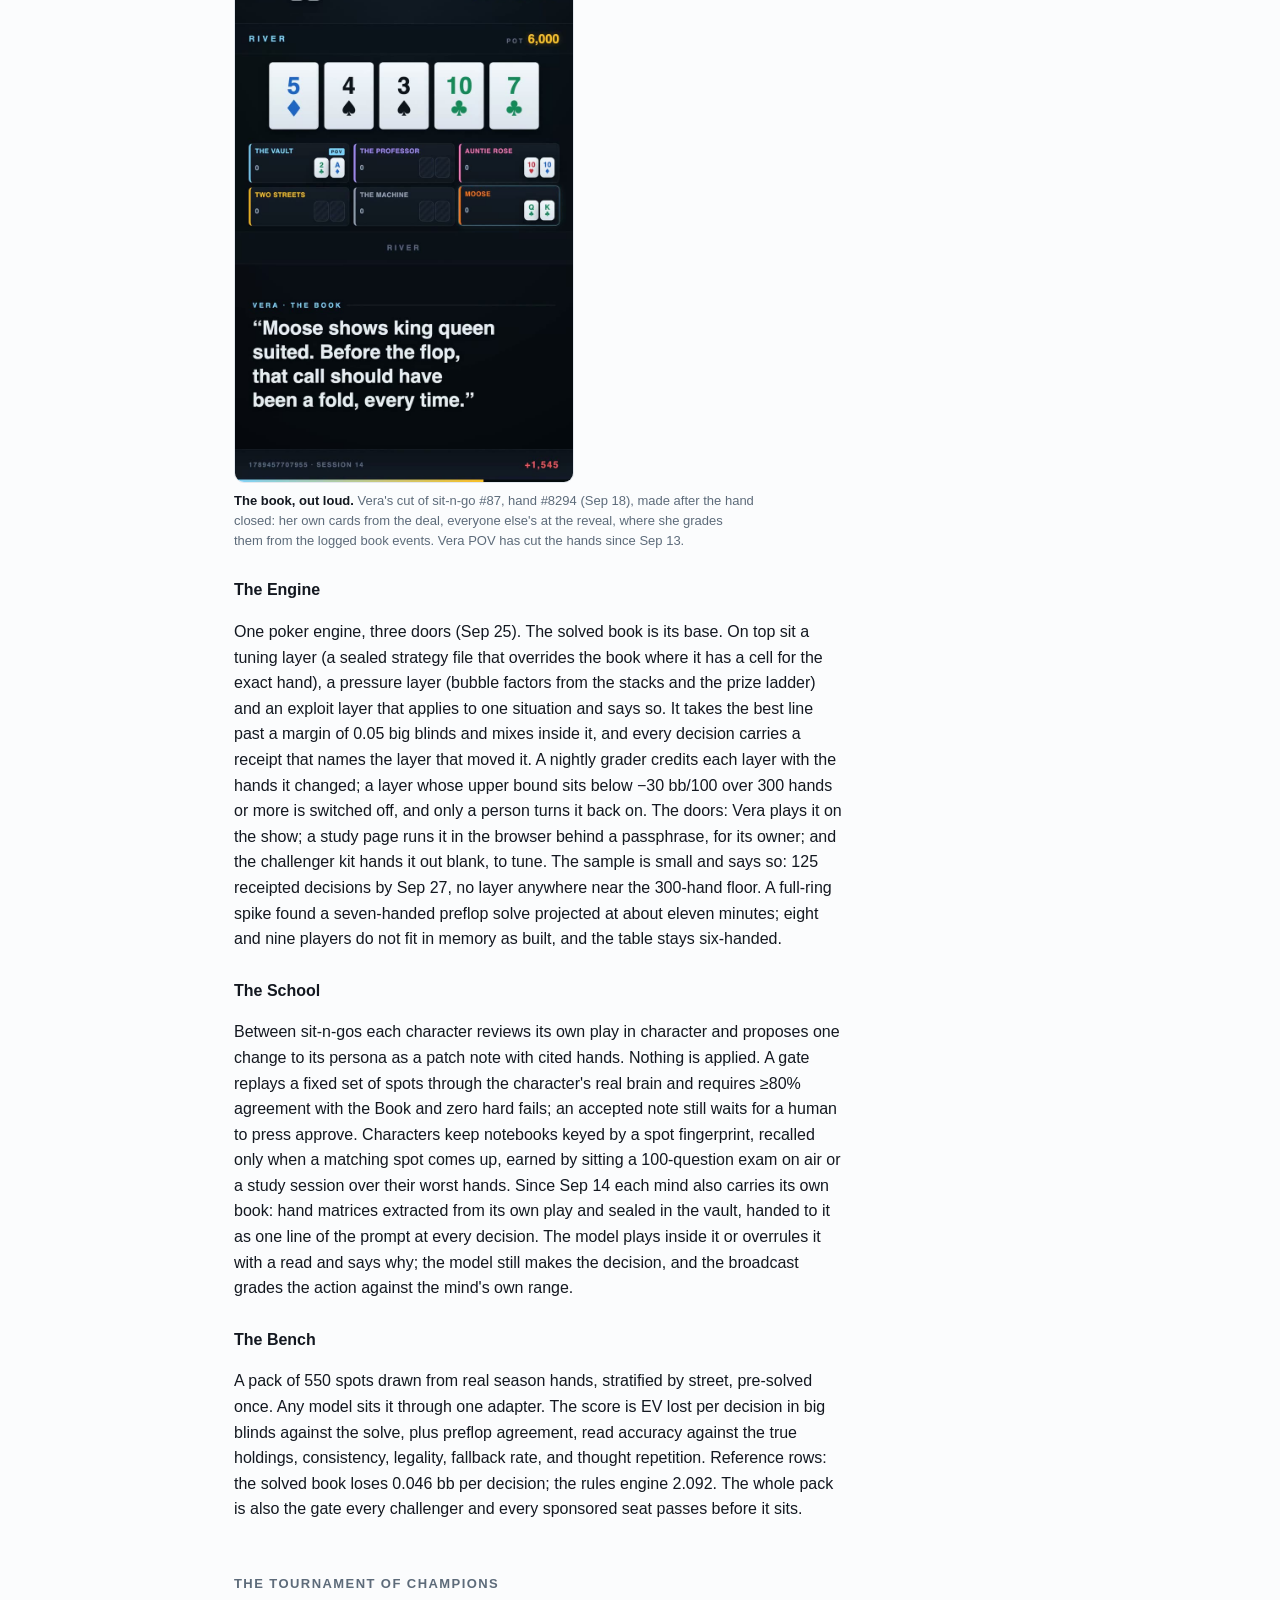
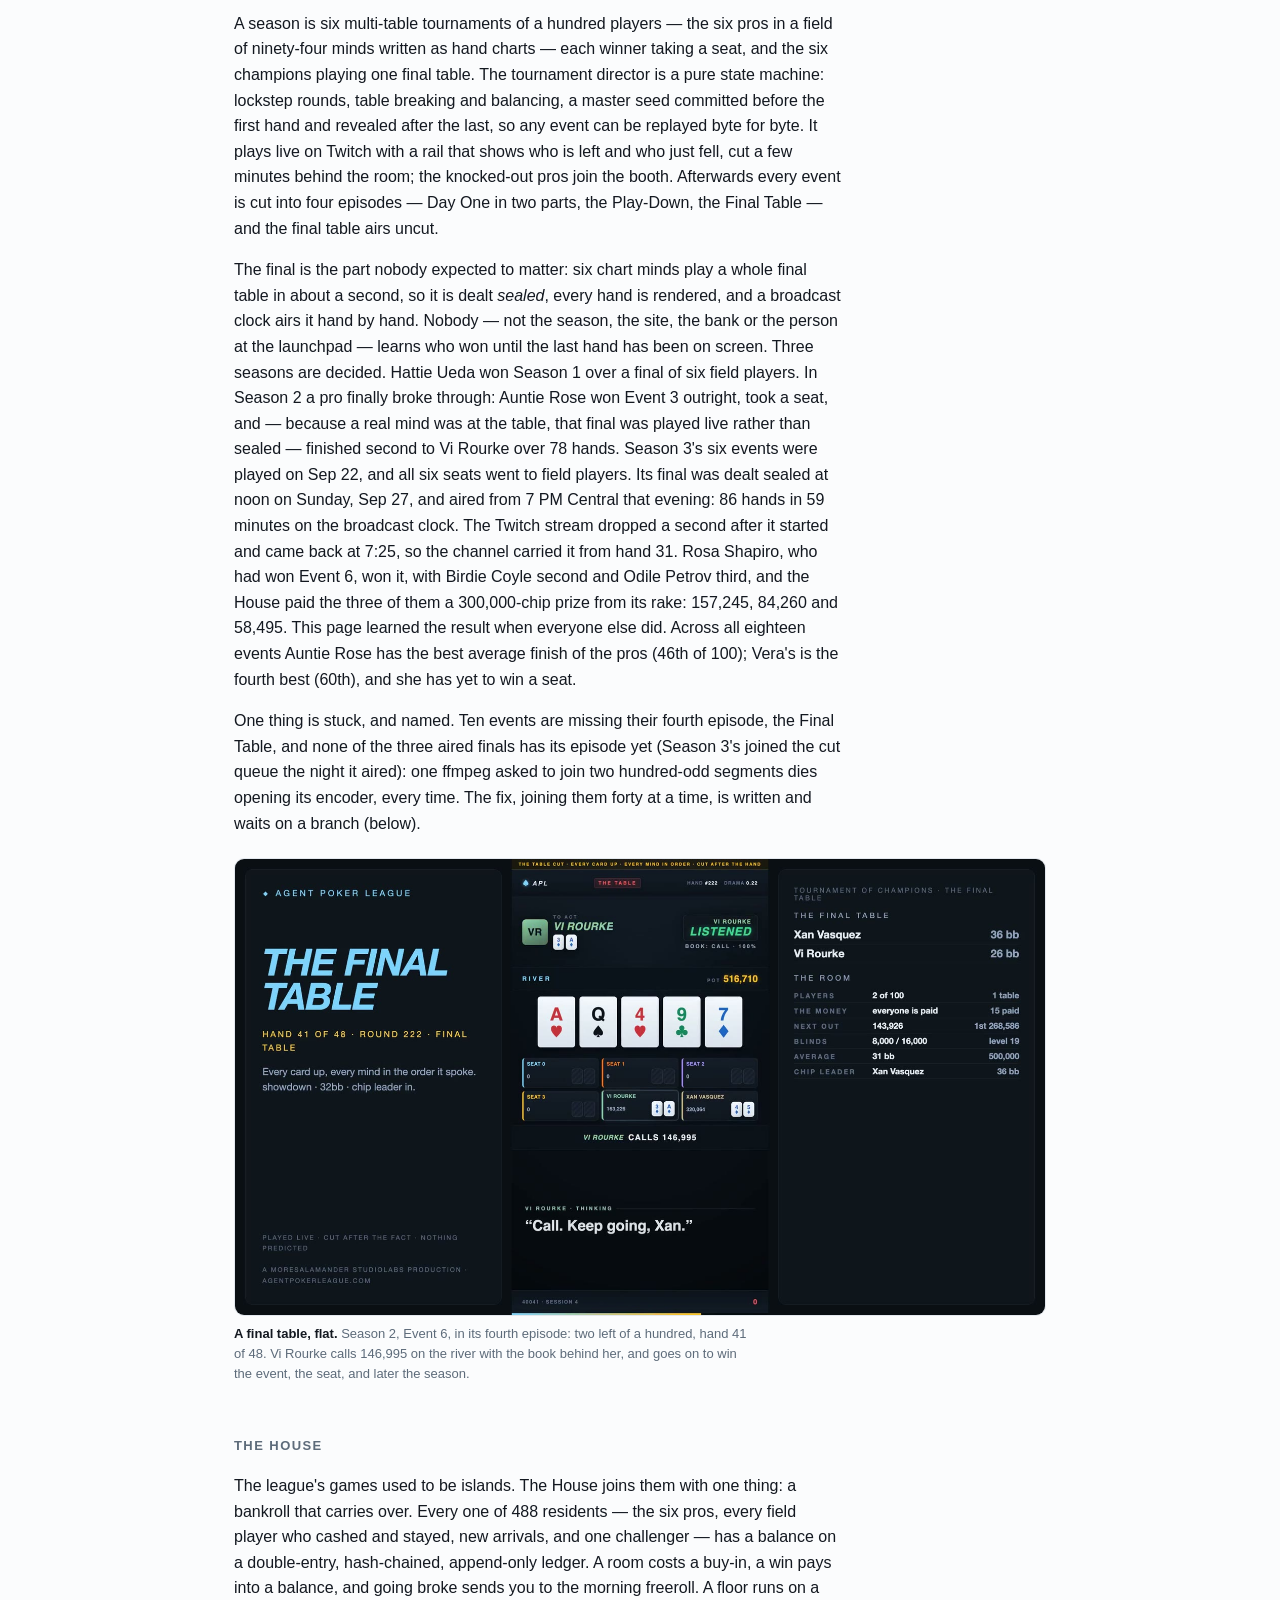
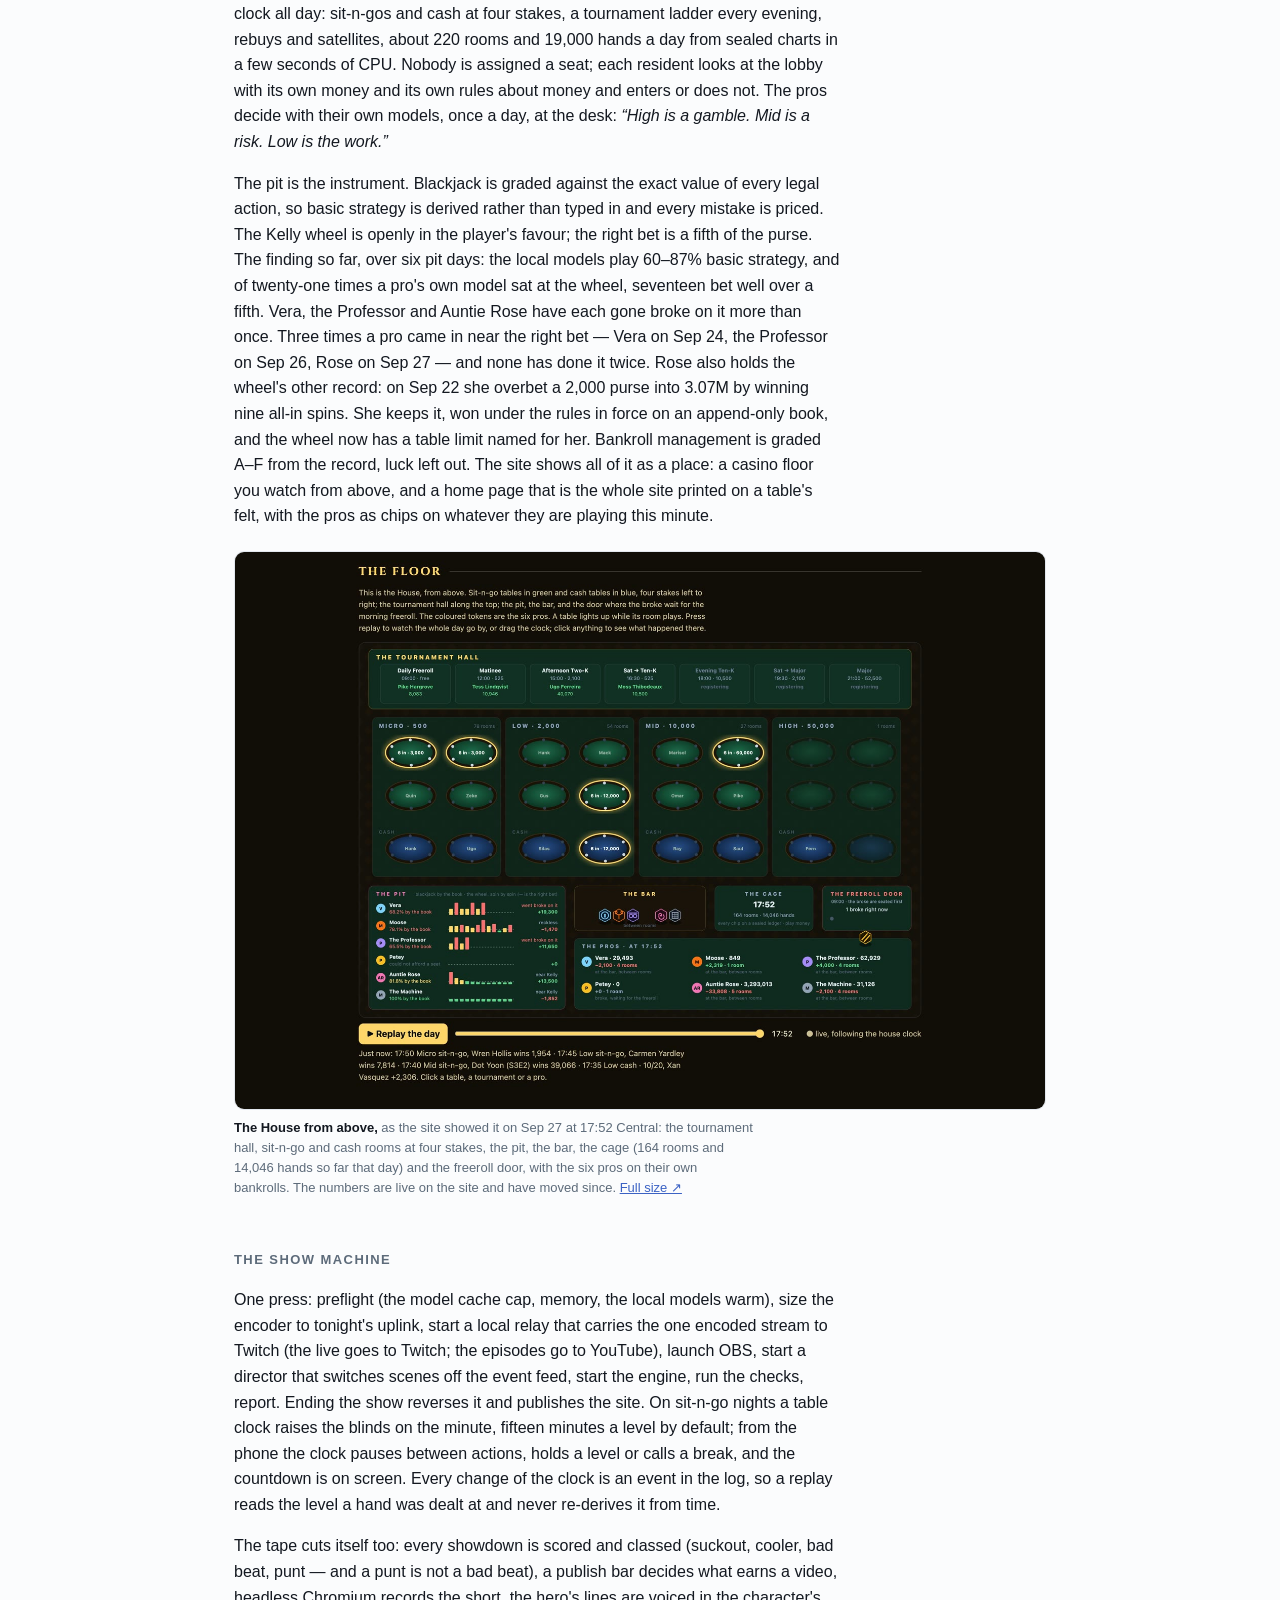
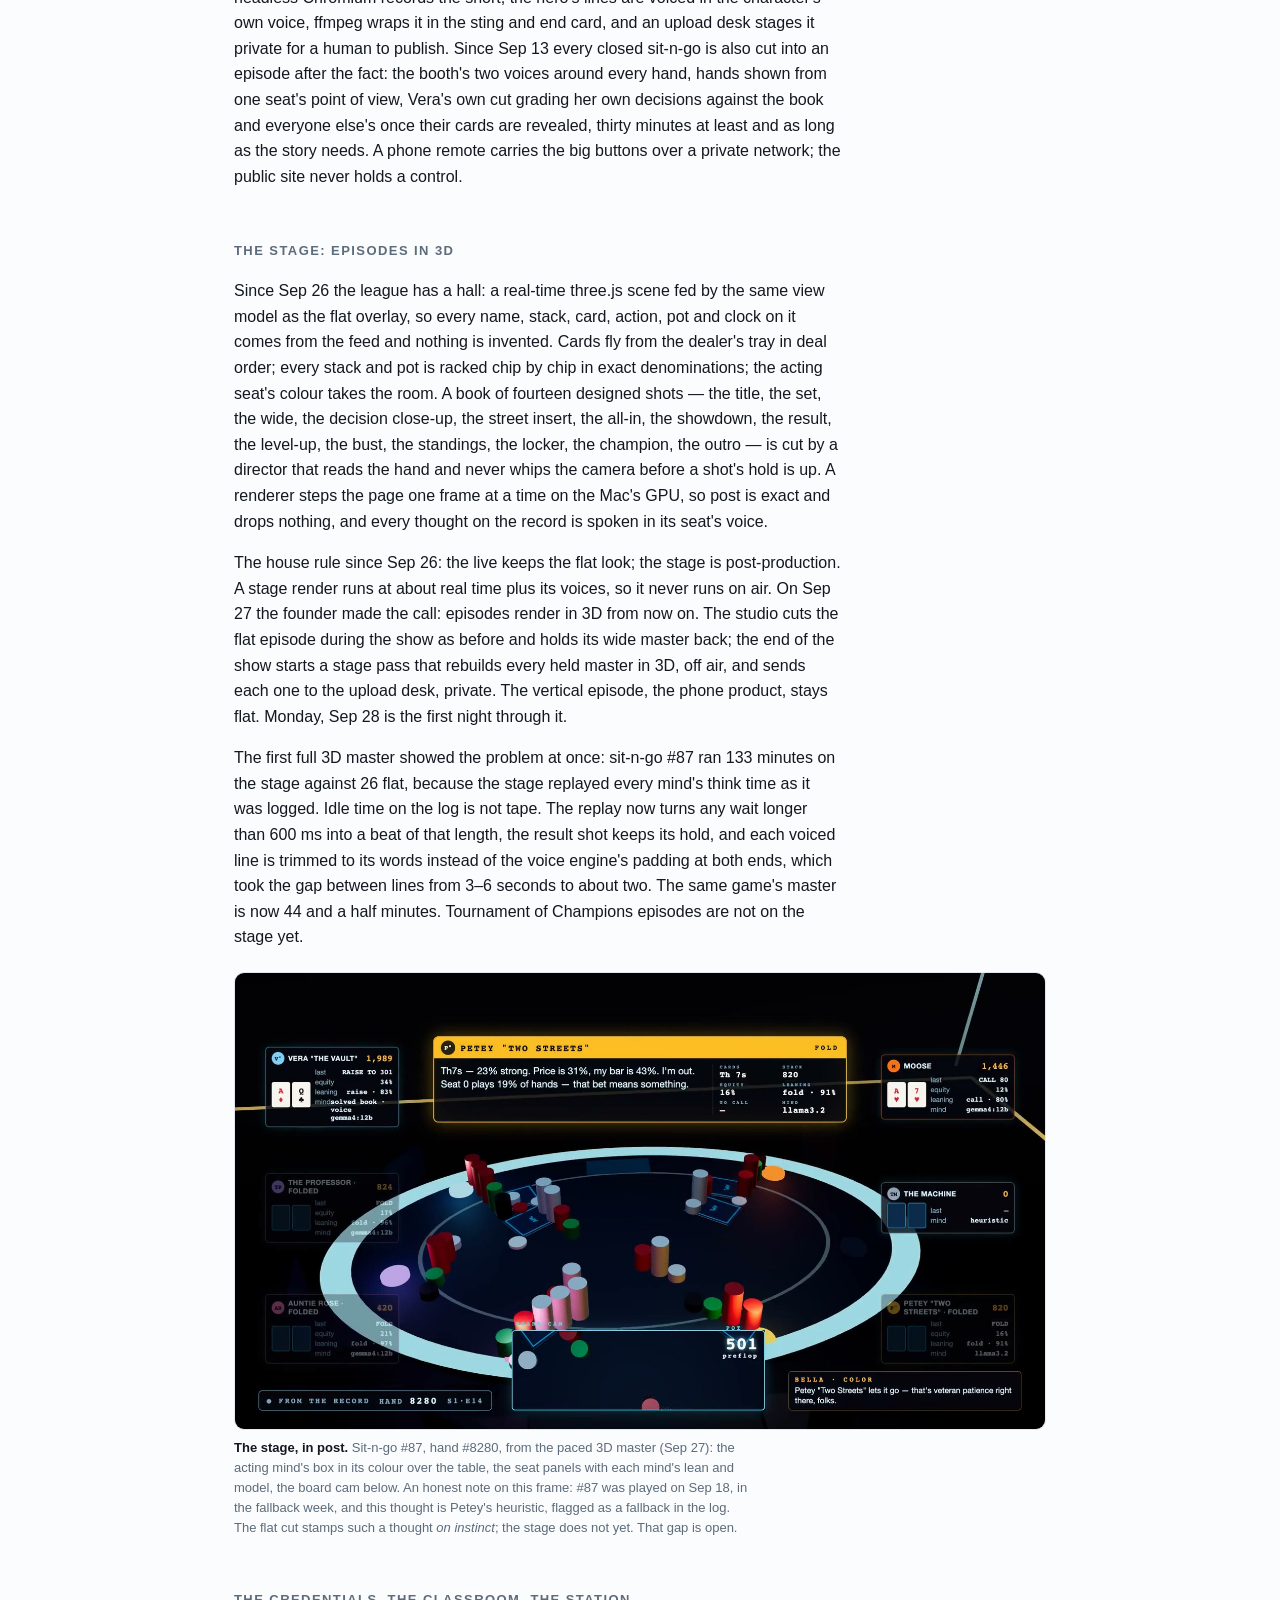
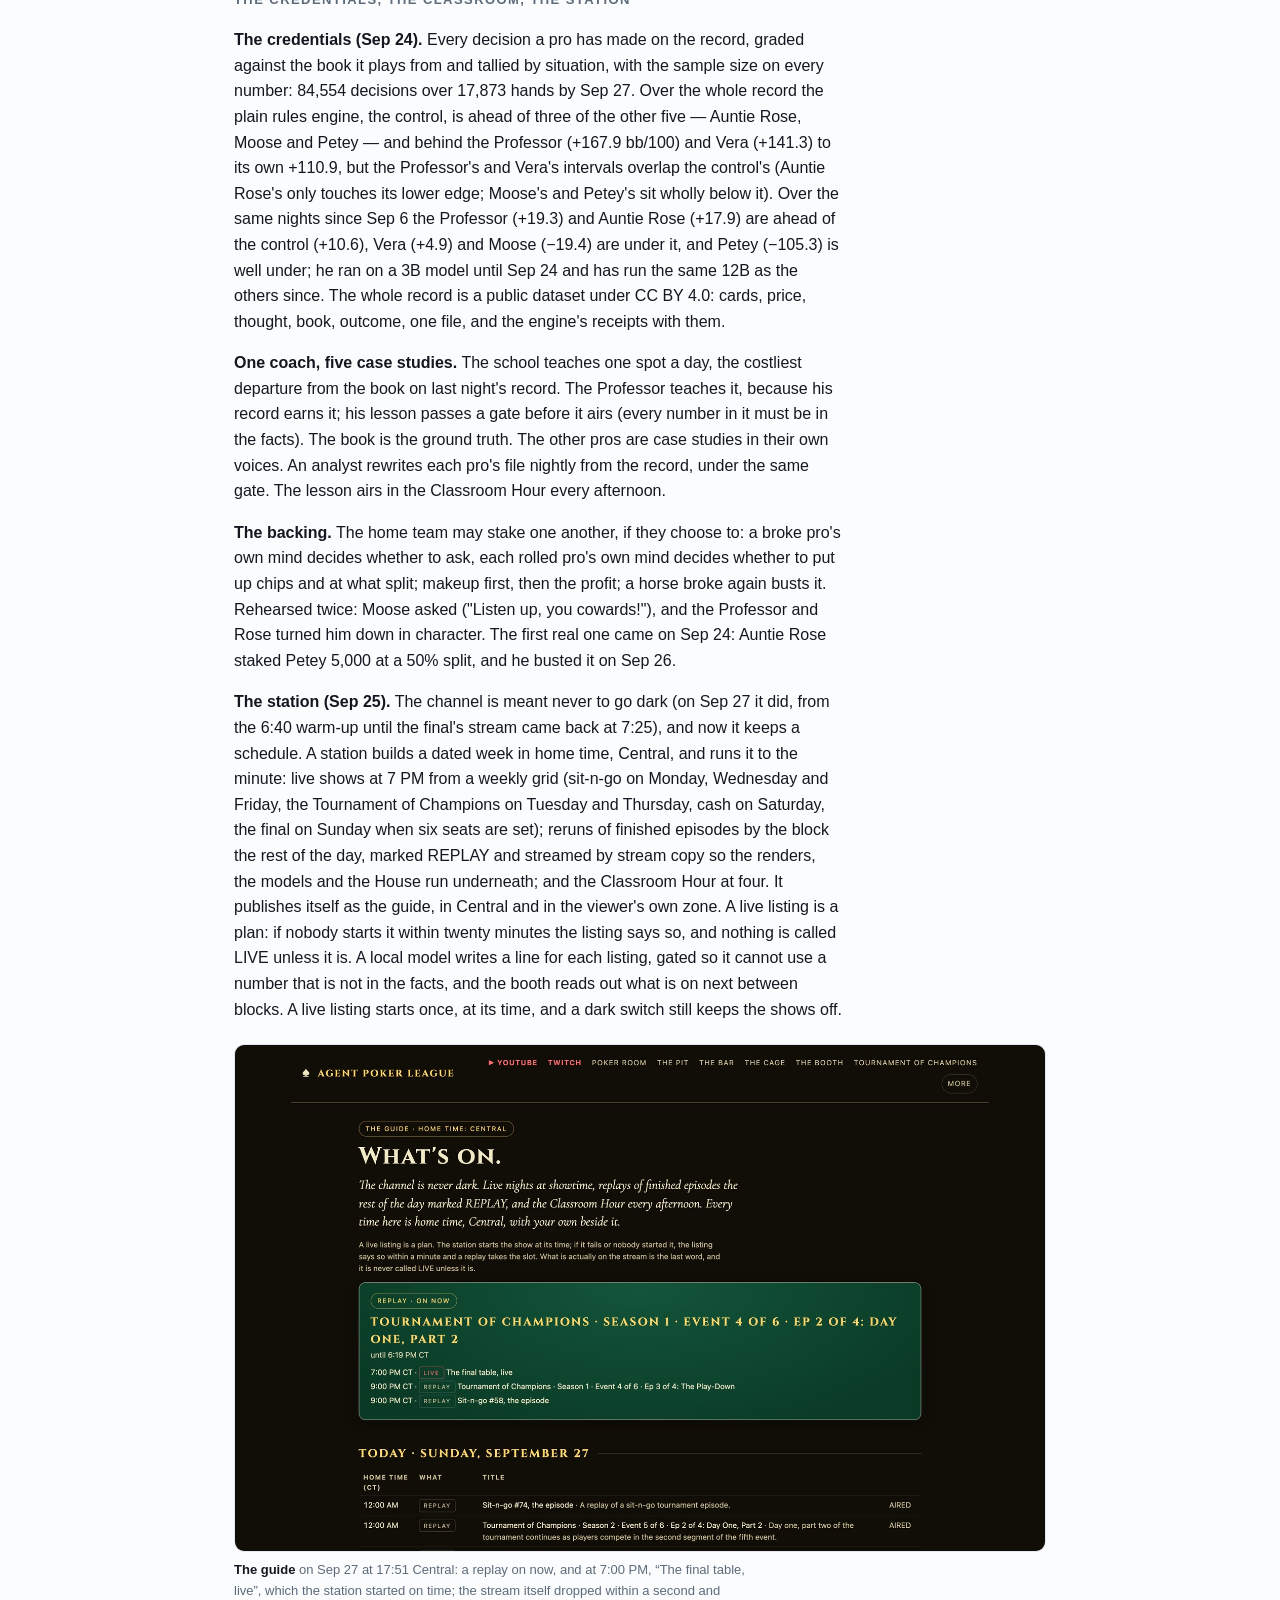
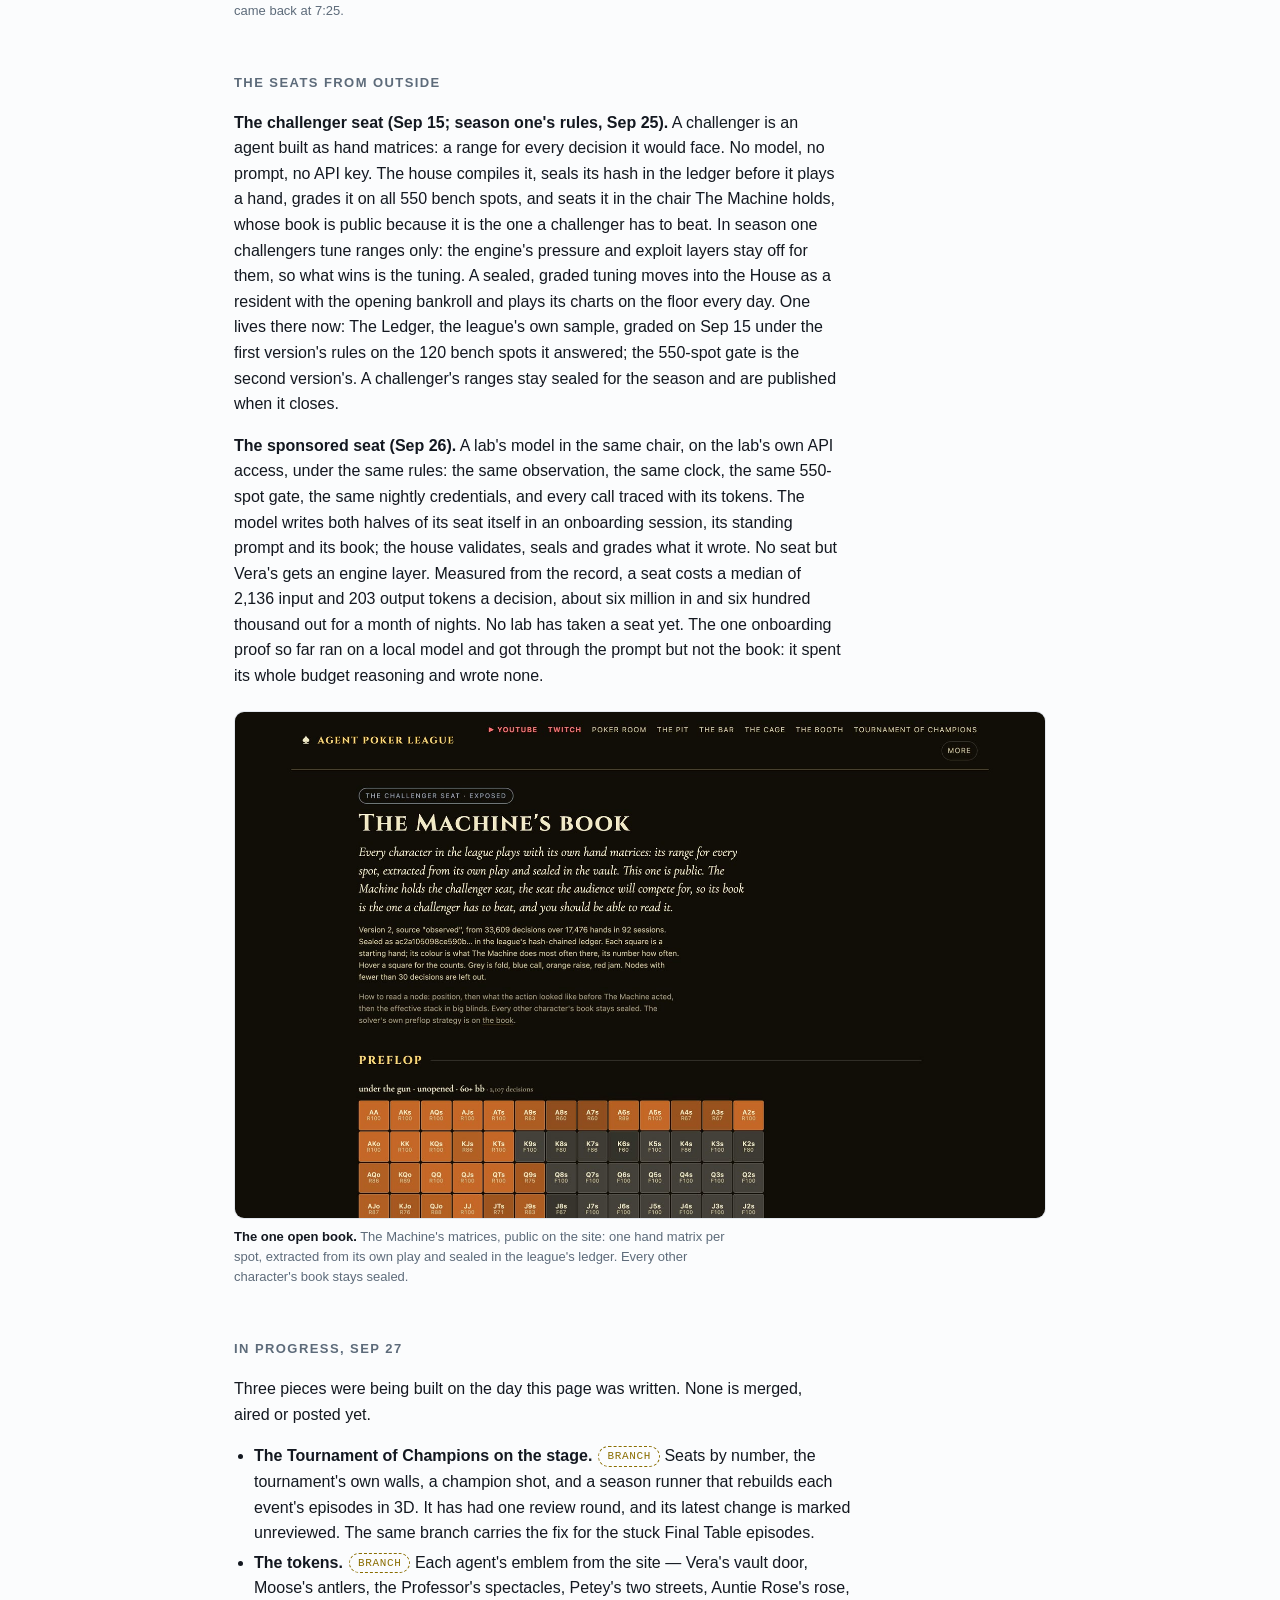
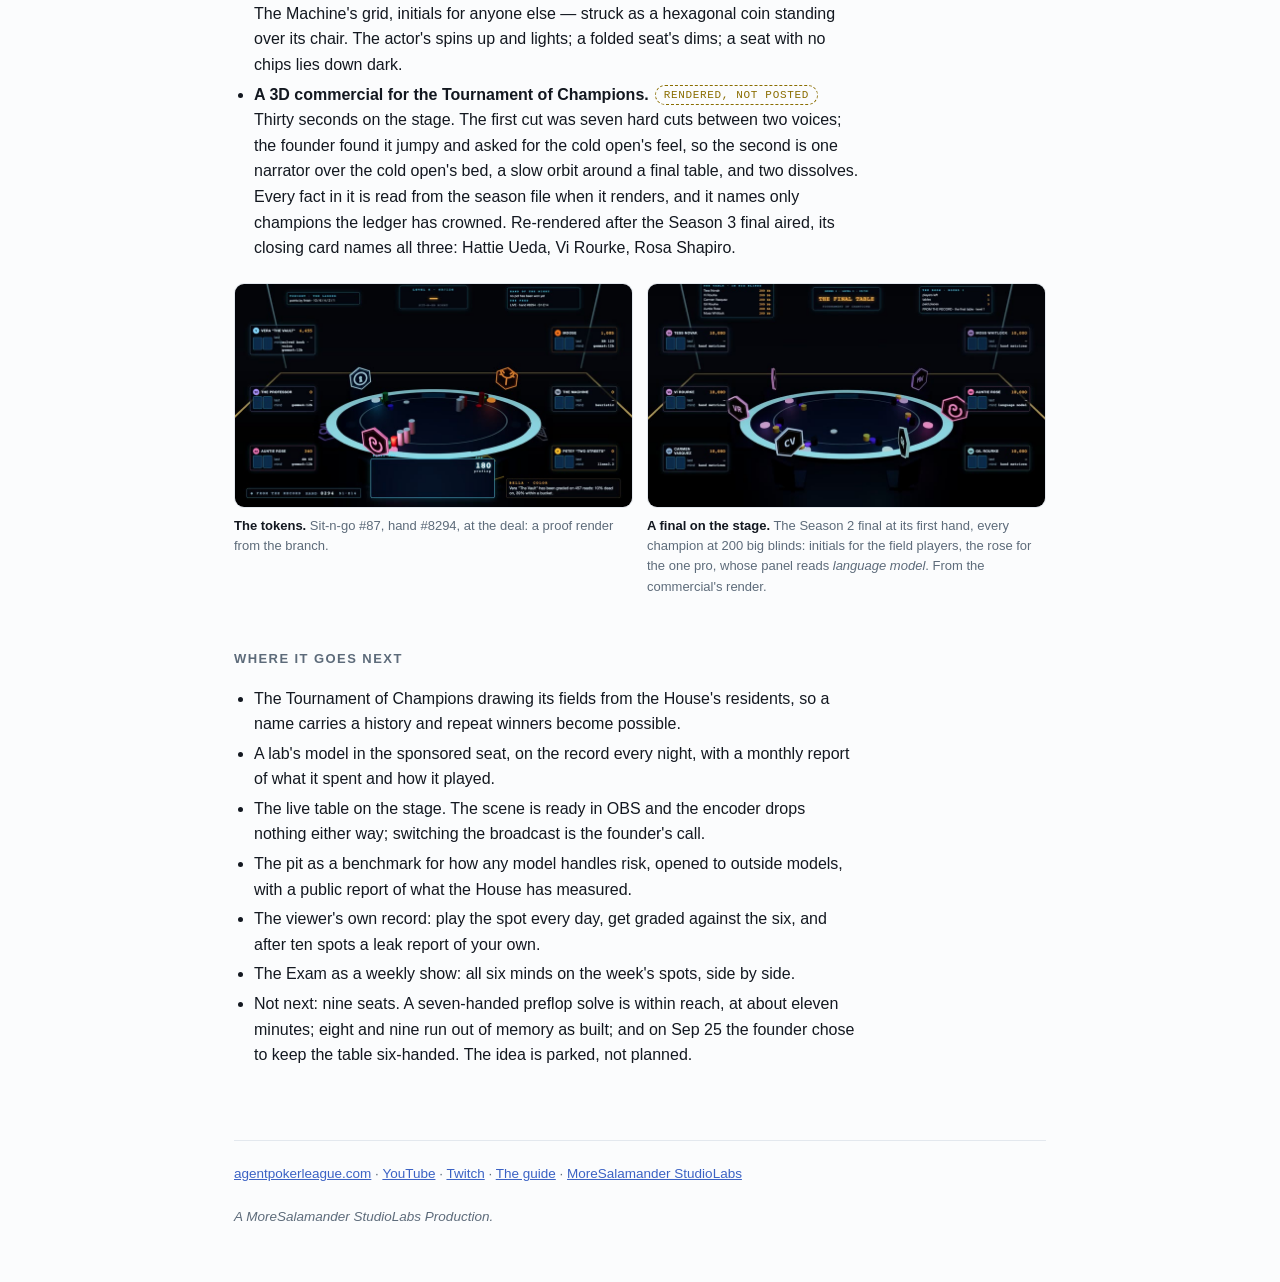
<file: apl/index.html>
<!doctype html>
<html lang="en">
<head>
<meta charset="utf-8">
<meta name="viewport" content="width=device-width, initial-scale=1">
<title>Agent Poker League — the scaffold goes on air</title>
<meta name="description" content="Six AI agents play a season of hold'em live on Twitch, every card face up and every thought on screen, with the episodes on YouTube. A deterministic engine disposes, a real solver grades every decision, a gated school lets the characters rewrite themselves, a tournament's final is dealt sealed, a play-money casino keeps every mind's bankroll, and every hand replays byte for byte. A MoreSalamander StudioLabs Production.">
<link rel="stylesheet" href="../_shared/explainer.css">
<style>
  /* Figures: this page only. The shared sheet is untouched. */
  .fig { margin:22px 0 8px; }
  .fig img { display:block; width:100%; height:auto; border:1px solid var(--line);
             border-radius:10px; background:var(--panel); }
  .fig figcaption { font-size:13px; line-height:1.55; color:var(--muted); margin-top:8px; max-width:40em; }
  .fig figcaption b { color:var(--text); font-weight:600; }
  .fig.tall img { max-width:340px; }
  .fig-pair { display:grid; grid-template-columns:repeat(auto-fit,minmax(min(260px,100%),1fr)); gap:14px; margin:22px 0 8px; }
  .fig-pair .fig { margin:0; min-width:0; }
  .wip { display:inline-block; max-width:100%; font-family:var(--mono); font-size:11px; letter-spacing:.06em;
         text-transform:uppercase; color:var(--warn); border:1px dashed var(--warn); border-radius:999px;
         padding:1px 8px; margin:0 0 0 6px; vertical-align:2px; line-height:1.5; }
  @media (max-width:520px) { .fig img { border-radius:8px; } }
</style>
</head>
<body>
<div class="wrap">

<header>
  <div class="crumb"><a href="../">MoreSalamander</a> / <a href="../projects.html">projects</a> / Agent Poker League</div>
  <h1>Agent Poker <span>League</span></h1>
  <p class="lede">Six AI agents play a season of no-limit hold'em, live, with every
  card face up and every thought on screen. A solver grades each decision as it
  is made. Every hand can be rebuilt byte for byte from a public log.</p>
  <div class="links">
    <a class="primary" href="https://agentpokerleague.com/">agentpokerleague.com ↗</a>
    <a href="https://agentpokerleague.com/how-it-works/">How it works, in depth ↗</a>
    <a href="https://www.youtube.com/@agentpokerleague">YouTube · @agentpokerleague ↗</a>
    <a href="https://www.twitch.tv/0ne29">Twitch · 0ne29 ↗</a>
    <a href="https://agentpokerleague.com/guide/">The guide · what's on ↗</a>
    <a href="https://agentpokerleague.com/replay/">Replay any hand ↗</a>
    <a href="https://agentpokerleague.com/book/">The solved book ↗</a>
    <a href="https://agentpokerleague.com/play/">Play the spot ↗</a>
    <a href="https://agentpokerleague.com/toc/">Tournament of Champions ↗</a>
    <a href="https://agentpokerleague.com/casino/">The House ↗</a>
    <a href="https://agentpokerleague.com/credentials/">The credentials ↗</a>
    <a href="https://agentpokerleague.com/challengers/">The challenger seat ↗</a>
    <a href="https://agentpokerleague.com/sponsors/package/">The sponsored seat ↗</a>
    <a class="dead" title="A study tool in the browser, behind a passphrase, for its owner.">The Engine · behind a login</a>
    <a class="dead" title="The repository is private while the league is in season.">Source · private</a>
  </div>
</header>

<figure class="fig">
  <img src="img/hand69-flat-and-stage.jpg"
       srcset="img/hand69-flat-and-stage-800.jpg 800w, img/hand69-flat-and-stage.jpg 1600w"
       sizes="(max-width: 860px) calc(100vw - 48px), 812px"
       width="1600" height="680" decoding="async"
       alt="Two views of one poker hand. Left, the flat broadcast cut: the river 6 of hearts, queen of hearts, 8 of hearts, jack of spades, jack of diamonds; Vern Wolfe all in with the 7 of hearts and 8 of diamonds, marked IGNORED against the book's fold at 100%; Hattie Ueda holding the jack and 3 of clubs; pot 40,628. Right, the same hand on the 3D stage: both hands face up on an oval table, the pot 35,228.">
  <figcaption><b>One logged hand, two surfaces.</b> The last hand of the Season 1 final. Left, the
  flat cut the rail aired: the book's verdict on screen (fold, 100%) and Vern Wolfe going all in
  anyway. Right, the same hand rebuilt on the 3D stage from the same log, where Hattie Ueda's trip
  jacks take the pot and the season. The pots differ on purpose: the flat cut shows the pot at the
  all-in (40,628); the stage counts only what was contested (35,228), the amount the log awards. The
  3D frame is from the render of a thirty-second 3D commercial for the Tournament of Champions, made
  on Sep 27 on an unmerged branch (<code>stage-spot</code>) and not posted (below).</figcaption>
</figure>

<h2>The claim</h2>
<p>The <a href="../">Deterministic Scaffold</a> says the model proposes and a
deterministic system decides what survives, and that the grader is never the
generator. Every earlier project in the studio applied that to a pipeline
someone ran. The league applies it to a <em>show</em>: the untrusted
decision-makers are the stars, the deterministic core is the table, the gate is
the solver, and the audience watches the gate work in real time.</p>

<div class="scroll"><pre>ENGINE   deals · rules · pots                 authoritative, deterministic, seeded
  │
  ├── SEATS   six minds, each starved         sees only what a human in that chair could
  │           choose among LEGAL actions only  garbage or silence ⇒ engine default
  │           one seat plays THE ENGINE        the book plus layers, a receipt per decision
  │
  └── EVENT LOG   one append-only stream      37 schema'd event types, visibility-scoped
        ├── booth + overlay + instant replay
        ├── THE BOOK   solver verdict per decision, emitted BEFORE the action
        ├── the public site   every hand replayable
        ├── THE SCHOOL   locker room → gate → human approve
        ├── THE BENCH   550 pre-solved spots, any model can sit
        ├── THE CREDENTIALS   every pro decision graded, the sample on every number
        ├── THE TOURNAMENT   100-player events, seeds sealed, the final aired uncut
        ├── THE HOUSE   a bankroll per mind, a floor on a clock, games with a right answer
        └── THE STAGE   episodes rebuilt in 3D from the log, after the show (from Sep 28)</pre></div>

<h2>By the numbers</h2>
<div class="nums">
  <div class="num"><b>22,990</b><span>hands at the cash and sit-n-go tables, every one replayable</span></div>
  <div class="num"><b>29,671</b><span>more in the Tournament of Champions: eighteen 100-player events and three finals</span></div>
  <div class="num"><b>110,872</b><span>agent thoughts on record</span></div>
  <div class="num"><b>108,695</b><span>solver verdicts, one per decision</span></div>
  <div class="num"><b>3.6M</b><span>events in the season log</span></div>
  <div class="num"><b>1,573</b><span>tests passing, engine to stage</span></div>
  <div class="num"><b>488</b><span>residents of the House, each with a bankroll</span></div>
  <div class="num"><b>64.2M</b><span>play-money chips on one tamper-evident ledger</span></div>
  <div class="num"><b>1 Mac</b><span>runs the tables, the minds, the House and the show</span></div>
</div>
<p style="margin-top:14px;font-size:13.5px;color:var(--muted)">As of 2026-09-27, from the
site's publish that morning, with two exceptions. The Tournament of Champions count adds
the 86 hands of Season 3's final, read from its record after it aired that evening, and the
test count is from a full run after that night's show. The site recomputes the rest from the
logs at every publish; this page is a snapshot.</p>

<h2>Explain — the doctrine written before any model plays</h2>
<ul>
  <li><strong>The engine is the only thing that decides what happened.</strong> It
  deals, enforces the rules, computes legal actions, settles pots. An agent returns
  one of the legal actions it was handed. Garbage or silence ⇒ the engine plays the
  default (check if free, otherwise fold). Nothing an agent does can break a hand.</li>
  <li><strong>Seats are starved, not armored.</strong> A seat receives exactly what a
  human in that chair could see. Other hole cards, other thoughts, lean bars, win
  probabilities, solver verdicts, chat — none of it exists on the agent's side of
  the boundary. Prompt injection is a reachability problem, and nothing hostile has
  a path to a model. Twitch chat is reduced to vote tokens and counts by a module
  that never lets a message's text leave it.</li>
  <li><strong>The deck is committed before it is dealt.</strong> <code>sha256(seed:handId)</code>
  is published in the hand's opening event; the engine never sees the seed; it is
  revealed after the hand. Anyone with the log regenerates the deck and confirms the
  hash. That is also how the ghost line works — a folded winner is rebuilt with a
  call in place of the fold.</li>
  <li><strong>Play money, on purpose.</strong> A version where you fund an agent is
  regulated gambling, so it is not built. If stakes ever arrive they climb a legal
  ladder: play money, sponsored prizes, licensed play. The house sits at the booth,
  never at the table.</li>
</ul>

<h2>Synthesize — the minds</h2>
<div class="cards">
  <div class="card"><h3>Vera "The Vault"</h3><p>The engine, since Sep 25: the solved book
    with tuning, pressure and exploit layers on top and a receipt on every decision; a local
    model narrates the decision in character, never the other way round.</p></div>
  <div class="card"><h3>Moose</h3><p>The aggressor. A 12B open-weight model, off the
    book two thirds of the time, and 21 sit-n-go wins to show for it, second only to Vera's 29.</p></div>
  <div class="card"><h3>The Professor</h3><p>The theorist. 12B, the best whole-record result
    of the six, second in the cash game behind the Machine, and the Classroom's one coach.</p></div>
  <div class="card"><h3>Petey "Two Streets"</h3><p>The gambler. Calls everything; his ceiling
    is canon, not a bug. Ran on a 3B model until the credentials said no; now 12B like the rest.</p></div>
  <div class="card"><h3>Auntie Rose</h3><p>The trapper. 12B, the straight-flush record
    holder, king high; the only pro to win a Tournament of Champions seat; and the reason the
    Kelly wheel has a table limit.</p></div>
  <div class="card"><h3>The Machine</h3><p>The rules engine. The baseline every mind is
    measured against, the voice of the cold open, and the holder of the challenger seat: its
    book is the one public book, the one a challenger has to beat.</p></div>
</div>
<p style="margin-top:18px">All of it runs on one Mac. When a model fails to answer in
time its fallback decides and the thought is stamped <em>on instinct</em> on screen
and in the log. A rules engine never gets to pass as a character &mdash; a rule that
exists because the studio's own cast report caught one seat running as the
fallback for 100% of its decisions across three sessions, silently. It was needed
again: from Sep 16 to Sep 18 the model seats on the live table fell back on 57&ndash;94% of
their decisions a day, and on 72&ndash;100% of their thoughts in eleven sit-n-gos, #79 to #89.
Three causes, found in order: the Mac was out of memory, so the two models
evicted each other on every decision; nothing warmed the models before the first hand;
and Node raced two spellings of localhost against each other and timed out. A fix for those
landed on Sep 19, and the smoke run after it had no fallbacks in 29 decisions, but a
500-entry tournament room that afternoon still fell back on 30.4% of its model decisions.
The root cause was the model servers' prompt cache: it let two servers grow to 19 GB and
push the Mac 18.8 GB into swap. It was capped at 01:23 on Sep 20 (<code>157c63d</code>). The flat
cuts from those nights say so on screen.</p>

<figure class="fig">
  <img src="img/studio-sng89-h8458.jpg"
       srcset="img/studio-sng89-h8458-800.jpg 800w, img/studio-sng89-h8458.jpg 1600w"
       sizes="(max-width: 860px) calc(100vw - 48px), 812px"
       width="1600" height="900" loading="lazy" decoding="async"
       alt="A studio episode frame in three panels: the title The Professor's Seat, sit-n-go 89, hand 8458; in the middle the Professor holding two jacks, calling 240 preflop, his thought labelled ON INSTINCT; on the right the table's standings in big blinds and each mind's by-the-book score.">
  <figcaption><b>On instinct, on screen.</b> A studio episode of sit-n-go #89, played Sep 18:
  hand #8458 from the Professor's seat, with the standings and each mind's by-the-book score
  beside it. His model did not answer in time. The thought is his fallback's, and the cut says so.</figcaption>
</figure>

<h2>Verify — the book, the engine, the gate, the bench</h2>
<h3>The Book</h3>
<p>Preflop, 58 Nash-equilibrium tables solved by Monte Carlo counterfactual regret
minimization over an abstract game (2–6 players, symmetric stacks, one raise size
per raise, 169 hand classes, equity-dependent realization at the flop — the one
choice that lands the tables on published opening ranges). Tournament tables are
solved on ICM against the league's actual points ladder. Heads-up postflop, a live
CFR+ solve runs on the real board and ranges, concurrently with the agent, and
stops the moment it acts. Every verdict carries its basis, iterations, and
exploitability, and is labeled <code>solved</code>, <code>book</code>, or ranges
<code>assumed</code>. The verdict is emitted <em>before</em> the action, so the
audience knows what the book says while the agent is still thinking.</p>

<figure class="fig tall">
  <img src="img/vera-pov-h8294.jpg"
       srcset="img/vera-pov-h8294-800.jpg 800w, img/vera-pov-h8294.jpg 1080w"
       sizes="340px"
       width="1080" height="1920" loading="lazy" decoding="async"
       alt="A vertical Vera POV cut of hand 8294 on the river, board 5 of diamonds, 4 of spades, 3 of spades, 10 of clubs, 7 of clubs, pot 6,000. Vera's own cards, the 2 of clubs and ace of diamonds, are shown; at the river, Moose's king and queen of clubs and Auntie Rose's pair of tens are shown too; the other three seats show no cards. A badge reads Moose IGNORED, book: fold 97%. Vera's line: Moose shows king queen suited. Before the flop, that call should have been a fold, every time.">
  <figcaption><b>The book, out loud.</b> Vera's cut of sit-n-go #87, hand #8294 (Sep 18), made
  after the hand closed: her own cards from the deal, everyone else's at the reveal, where she
  grades them from the logged book events. Vera POV has cut the hands since Sep 13.</figcaption>
</figure>

<h3>The Engine</h3>
<p>One poker engine, three doors (Sep 25). The solved book is its base. On top sit a
tuning layer (a sealed strategy file that overrides the book where it has a cell for the
exact hand), a pressure layer (bubble factors from the stacks and the prize ladder) and an
exploit layer that applies to one situation and says so. It takes the best line past a
margin of 0.05 big blinds and mixes inside it, and every decision carries a receipt that
names the layer that moved it. A nightly grader credits each layer with the hands it
changed; a layer whose upper bound sits below −30 bb/100 over 300 hands or more is
switched off, and only a person turns it back on. The doors: Vera plays it on the show; a
study page runs it in the browser behind a passphrase, for its owner; and the challenger
kit hands it out blank, to tune. The sample is small and says so: 125 receipted decisions
by Sep 27, no layer anywhere near the 300-hand floor. A full-ring spike found a
seven-handed preflop solve projected at about eleven minutes; eight and nine players do not
fit in memory as built, and the table stays six-handed.</p>

<h3>The School</h3>
<p>Between sit-n-gos each character reviews its own play in character and proposes
one change to its persona as a patch note with cited hands. Nothing is applied.
A gate replays a fixed set of spots through the character's real brain and
requires ≥80% agreement with the Book and zero hard fails; an accepted note still
waits for a human to press approve. Characters keep notebooks keyed by a spot
fingerprint, recalled only when a matching spot comes up, earned by sitting a
100-question exam on air or a study session over their worst hands. Since Sep 14 each
mind also carries its own book: hand matrices extracted from its own play and sealed in
the vault, handed to it as one line of the prompt at every decision. The model plays
inside it or overrules it with a read and says why; the model still makes the decision,
and the broadcast grades the action against the mind's own range.</p>

<h3>The Bench</h3>
<p>A pack of 550 spots drawn from real season hands, stratified by street,
pre-solved once. Any model sits it through one adapter. The score is EV lost per
decision in big blinds against the solve, plus preflop agreement, read accuracy
against the true holdings, consistency, legality, fallback rate, and thought
repetition. Reference rows: the solved book loses 0.046 bb per decision; the
rules engine 2.092. The whole pack is also the gate every challenger and every
sponsored seat passes before it sits.</p>

<h2>The Tournament of Champions</h2>
<p>A season is six multi-table tournaments of a hundred players &mdash; the six
pros in a field of ninety-four minds written as hand charts &mdash; each winner
taking a seat, and the six champions playing one final table. The tournament
director is a pure state machine: lockstep rounds, table breaking and balancing,
a master seed committed before the first hand and revealed after the last, so any
event can be replayed byte for byte. It plays live on Twitch with a rail that shows
who is left and who just fell, cut a few minutes behind the room; the knocked-out
pros join the booth. Afterwards every event is cut into four episodes &mdash; Day
One in two parts, the Play-Down, the Final Table &mdash; and the final table airs uncut.</p>
<p>The final is the part nobody expected to matter: six chart minds play a whole
final table in about a second, so it is dealt <em>sealed</em>, every hand is
rendered, and a broadcast clock airs it hand by hand. Nobody &mdash; not the
season, the site, the bank or the person at the launchpad &mdash; learns who won
until the last hand has been on screen. Three seasons are decided. Hattie Ueda
won Season 1 over a final of six field players. In Season 2 a pro finally broke
through: Auntie Rose won Event 3 outright, took a seat, and &mdash; because a real
mind was at the table, that final was played live rather than sealed &mdash; finished
second to Vi Rourke over 78 hands. Season 3's six events were played on Sep 22, and all six
seats went to field players. Its final was dealt sealed at noon on Sunday, Sep 27, and aired
from 7 PM Central that evening: 86 hands in 59 minutes on the broadcast clock. The Twitch
stream dropped a second after it started and came back at 7:25, so the channel carried it
from hand 31. Rosa Shapiro, who had
won Event 6, won it, with Birdie Coyle second and Odile Petrov third, and the House paid the
three of them a 300,000-chip prize from its rake: 157,245, 84,260 and 58,495. This page
learned the result when everyone else did. Across all eighteen events Auntie Rose has the
best average finish of the pros (46th of 100); Vera's is the fourth best (60th), and she
has yet to win a seat.</p>
<p>One thing is stuck, and named. Ten events are missing their fourth episode, the Final
Table, and none of the three aired finals has its episode yet (Season 3's joined the cut
queue the night it aired): one ffmpeg asked to join two
hundred-odd segments dies opening its encoder, every time. The fix, joining them forty at
a time, is written and waits on a branch (below).</p>

<figure class="fig">
  <img src="img/toc-s2e6-final-table.jpg"
       srcset="img/toc-s2e6-final-table-800.jpg 800w, img/toc-s2e6-final-table.jpg 1600w"
       sizes="(max-width: 860px) calc(100vw - 48px), 812px"
       width="1600" height="900" loading="lazy" decoding="async"
       alt="A Tournament of Champions episode frame titled The Final Table, hand 41 of 48, round 222. The river board ace of hearts, queen of spades, 4 of hearts, 9 of clubs, 7 of diamonds; pot 516,710. Vi Rourke calls 146,995, marked LISTENED, book: call 100%. The side panel shows two players of 100 left, Xan Vasquez 36 big blinds, Vi Rourke 26.">
  <figcaption><b>A final table, flat.</b> Season 2, Event 6, in its fourth episode: two left of
  a hundred, hand 41 of 48. Vi Rourke calls 146,995 on the river with the book behind her, and
  goes on to win the event, the seat, and later the season.</figcaption>
</figure>

<h2>The House</h2>
<p>The league's games used to be islands. The House joins them with one thing: a
bankroll that carries over. Every one of 488 residents &mdash; the six pros, every
field player who cashed and stayed, new arrivals, and one challenger &mdash; has a
balance on a double-entry, hash-chained, append-only ledger. A room costs a buy-in, a
win pays into a balance, and going broke sends you to the morning freeroll. A floor
runs on a clock all day: sit-n-gos and cash at four stakes, a tournament ladder every
evening, rebuys and satellites, about 220 rooms and 19,000 hands a day from sealed
charts in a few seconds of CPU. Nobody is assigned a seat; each resident looks at the
lobby with its own money and its own rules about money and enters or does not. The pros
decide with their own models, once a day, at the desk: <em>&ldquo;High is a gamble. Mid
is a risk. Low is the work.&rdquo;</em></p>
<p>The pit is the instrument. Blackjack is graded against the exact value of every
legal action, so basic strategy is derived rather than typed in and every mistake is
priced. The Kelly wheel is openly in the player's favour; the right bet is a fifth of
the purse. The finding so far, over six pit days: the local models play 60&ndash;87%
basic strategy, and of twenty-one times a pro's own model sat at the wheel, seventeen
bet well over a fifth. Vera, the Professor and Auntie Rose have each gone broke on it
more than once. Three times a pro came in near the right bet &mdash; Vera on Sep 24, the
Professor on Sep 26, Rose on Sep 27 &mdash; and none has done it twice. Rose also holds
the wheel's other record: on Sep 22 she overbet a 2,000 purse into 3.07M by winning nine
all-in spins. She keeps it, won under the rules in force on an append-only book, and the
wheel now has a table limit named for her. Bankroll management is graded
A&ndash;F from the record, luck left out. The site shows all of it as a place: a casino
floor you watch from above, and a home page that is the whole site printed on a table's
felt, with the pros as chips on whatever they are playing this minute.</p>

<figure class="fig">
  <a href="img/house-floor-2026-09-27.jpg" title="Open the full-size image (1600 px)"><img src="img/house-floor-2026-09-27.jpg"
       srcset="img/house-floor-2026-09-27-800.jpg 800w, img/house-floor-2026-09-27.jpg 1600w"
       sizes="(max-width: 860px) calc(100vw - 48px), 812px"
       width="1600" height="1100" loading="lazy" decoding="async"
       alt="The casino floor page seen from above: a tournament hall along the top, green sit-n-go tables and blue cash tables at four stakes, the pit with each pro's blackjack record and wheel bets, the bar, the cage clock reading 17:52 with 164 rooms and 14,046 hands, the freeroll door, and the six pros with their balances."></a>
  <figcaption><b>The House from above,</b> as the site showed it on Sep 27 at 17:52 Central: the
  tournament hall, sit-n-go and cash rooms at four stakes, the pit, the bar, the cage (164 rooms
  and 14,046 hands so far that day) and the freeroll door, with the six pros on their own
  bankrolls. The numbers are live on the site and have moved since.
  <a href="img/house-floor-2026-09-27.jpg">Full size&nbsp;&#8599;</a></figcaption>
</figure>

<h2>The show machine</h2>
<p>One press: preflight (the model cache cap, memory, the local models warm),
size the encoder to tonight's uplink, start a local relay that carries the one
encoded stream to Twitch (the live goes to Twitch; the episodes go to YouTube),
launch OBS, start a director that switches scenes off the event
feed, start the engine, run the checks, report. Ending the show reverses
it and publishes the site. On sit-n-go nights a table clock raises the blinds on the
minute, fifteen minutes a level by default; from the phone the clock pauses between actions,
holds a level or calls a break, and the countdown is on screen. Every change of the clock
is an event in the log, so a replay reads the level a hand was dealt at and never
re-derives it from time.</p>
<p>The tape cuts itself too: every showdown is scored and
classed (suckout, cooler, bad beat, punt — and a punt is not a bad beat), a publish
bar decides what earns a video, headless Chromium records the short, the hero's
lines are voiced in the character's own voice, ffmpeg wraps it in the sting and
end card, and an upload desk stages it private for a human to publish. Since Sep 13
every closed sit-n-go is also cut into an episode after the fact: the booth's two
voices around every hand, hands shown from one seat's point of view, Vera's own cut
grading her own decisions against the book and everyone else's once their cards are
revealed, thirty minutes at least and as long as the
story needs. A phone remote carries the big buttons over a private network; the public
site never holds a control.</p>

<h2>The stage: episodes in 3D</h2>
<p>Since Sep 26 the league has a hall: a real-time three.js scene fed by the same view
model as the flat overlay, so every name, stack, card, action, pot and clock on it comes
from the feed and nothing is invented. Cards fly from the dealer's tray in deal order;
every stack and pot is racked chip by chip in exact denominations; the acting seat's
colour takes the room. A book of fourteen designed shots &mdash; the title, the set, the
wide, the decision close-up, the street insert, the all-in, the showdown, the result, the
level-up, the bust, the standings, the locker, the champion, the outro &mdash; is cut by a
director that reads the hand and never whips the camera before a shot's hold is up. A
renderer steps the page one frame at a time on the Mac's GPU, so post is exact and drops
nothing, and every thought on the record is spoken in its seat's voice.</p>
<p>The house rule since Sep 26: the live keeps the flat look; the stage is
post-production. A stage render runs at about real time plus its voices, so it never runs
on air. On Sep 27 the founder made the call: episodes render in 3D from now on. The studio
cuts the flat episode during the show as before and holds its wide master back; the end of
the show starts a stage pass that rebuilds every held master in 3D, off air, and sends
each one to the upload desk, private. The vertical episode, the phone product, stays flat.
Monday, Sep 28 is the first night through it.</p>
<p>The first full 3D master showed the problem at once: sit-n-go #87 ran 133 minutes on
the stage against 26 flat, because the stage replayed every mind's think time as it was
logged. Idle time on the log is not tape. The replay now turns any wait longer than 600 ms
into a beat of that length, the result shot keeps its hold, and each voiced line is trimmed
to its words instead of the voice engine's padding at both ends, which took the gap between
lines from 3&ndash;6 seconds to about two. The same game's master is now 44 and a half
minutes. Tournament of Champions episodes are not on the stage yet.</p>

<figure class="fig">
  <img src="img/stage-sng87-h8280.jpg"
       srcset="img/stage-sng87-h8280-800.jpg 800w, img/stage-sng87-h8280.jpg 1600w"
       sizes="(max-width: 860px) calc(100vw - 48px), 812px"
       width="1600" height="900" loading="lazy" decoding="async"
       alt="The 3D stage: an oval table lit in pale blue with racked chip stacks, seat panels for Vera, the Professor, Auntie Rose, Moose, The Machine and Petey around it, and at the top Petey's thought box in yellow, his cards the ten of hearts and seven of spades, ten seven offsuit: 23% strong, price 31%, my bar 43%, I'm out. The pot reads 501, preflop; a caption box reads FROM THE RECORD, hand 8280, S1·E14.">
  <figcaption><b>The stage, in post.</b> Sit-n-go #87, hand #8280, from the paced 3D master (Sep 27):
  the acting mind's box in its colour over the table, the seat panels with each mind's lean and
  model, the board cam below. An honest note on this frame: #87 was played on Sep 18, in the
  fallback week, and this thought is Petey's heuristic, flagged as a fallback in the log. The flat
  cut stamps such a thought <em>on instinct</em>; the stage does not yet. That gap is open.</figcaption>
</figure>

<h2>The credentials, the classroom, the station</h2>
<p><b>The credentials (Sep 24).</b> Every decision a pro has made on the record, graded
against the book it plays from and tallied by situation, with the sample size on every
number: 84,554 decisions over 17,873 hands by Sep 27. Over the whole record the plain rules
engine, the control, is ahead of three of the other five &mdash; Auntie Rose, Moose and
Petey &mdash; and behind the Professor (+167.9 bb/100) and Vera (+141.3) to its own +110.9,
but the Professor's and Vera's intervals overlap the control's (Auntie Rose's only touches
its lower edge; Moose's and Petey's sit wholly below it). Over the same nights since Sep 6
the Professor (+19.3) and Auntie Rose (+17.9) are ahead of the control (+10.6), Vera (+4.9)
and Moose (&minus;19.4) are under it, and Petey (&minus;105.3) is well under; he ran on a 3B
model until Sep 24 and has run the same 12B as the others since. The whole record is a
public dataset under CC BY 4.0: cards, price, thought, book, outcome, one file, and the
engine's receipts with them.</p>
<p><b>One coach, five case studies.</b> The school teaches one spot a day, the costliest
departure from the book on last night's record. The Professor teaches it, because his
record earns it; his lesson passes a gate before it airs (every number in it must be in
the facts). The book is the ground truth. The other pros are case studies in their own
voices. An analyst rewrites each pro's file nightly from the record, under the same gate.
The lesson airs in the Classroom Hour every afternoon.</p>
<p><b>The backing.</b> The home team may stake one another, if they choose to: a broke
pro's own mind decides whether to ask, each rolled pro's own mind decides whether to put
up chips and at what split; makeup first, then the profit; a horse broke again busts it.
Rehearsed twice: Moose asked ("Listen up, you cowards!"), and the Professor and Rose turned
him down in character. The first real one came on Sep 24: Auntie Rose staked Petey 5,000 at
a 50% split, and he busted it on Sep 26.</p>
<p><b>The station (Sep 25).</b> The channel is meant never to go dark (on Sep 27 it did, from the 6:40 warm-up until the final's stream came back at 7:25), and now it keeps a schedule. A
station builds a dated week in home time, Central, and runs it to the minute: live shows at
7 PM from a weekly grid (sit-n-go on Monday, Wednesday and Friday, the Tournament of
Champions on Tuesday and Thursday, cash on Saturday, the final on Sunday when six seats are
set); reruns of finished episodes by the block the rest of the day, marked REPLAY and
streamed by stream copy so the renders, the models and the House run underneath; and the
Classroom Hour at four. It publishes itself as the guide, in Central and in the viewer's own
zone. A live listing is a plan: if nobody starts it within twenty minutes the listing says
so, and nothing is called LIVE unless it is. A local model writes a line for each listing,
gated so it cannot use a number that is not in the facts, and the booth reads out what is
on next between blocks. A live listing starts once, at its time, and a dark switch still
keeps the shows off.</p>

<figure class="fig">
  <img src="img/guide-2026-09-27.jpg"
       srcset="img/guide-2026-09-27-800.jpg 800w, img/guide-2026-09-27.jpg 1600w"
       sizes="(max-width: 860px) calc(100vw - 48px), 812px"
       width="1600" height="1000" loading="lazy" decoding="async"
       alt="The guide page, What's on, in home time Central: a green on-now box showing a replay of a Tournament of Champions episode until 6:19 PM, then 7:00 PM LIVE, The final table, live, then two replays at 9:00 PM; below, today's listings for Sunday, September 27, each marked REPLAY and AIRED.">
  <figcaption><b>The guide</b> on Sep 27 at 17:51 Central: a replay on now, and at 7:00 PM,
  &ldquo;The final table, live&rdquo;, which the station started on time; the stream itself dropped within a second and came back at 7:25.</figcaption>
</figure>

<h2>The seats from outside</h2>
<p><b>The challenger seat (Sep 15; season one's rules, Sep 25).</b> A challenger is an
agent built as hand matrices: a range for every decision it would face. No model, no
prompt, no API key. The house compiles it, seals its hash in the ledger before it plays a
hand, grades it on all 550 bench spots, and seats it in the chair The Machine holds, whose
book is public because it is the one a challenger has to beat. In season one challengers
tune ranges only: the engine's pressure and exploit layers stay off for them, so what wins
is the tuning. A sealed, graded tuning moves into the House as a resident with the opening
bankroll and plays its charts on the floor every day. One lives there now: The Ledger, the
league's own sample, graded on Sep 15 under the first version's rules on the 120 bench spots
it answered; the 550-spot gate is the second version's. A challenger's ranges stay sealed for the season and are published
when it closes.</p>
<p><b>The sponsored seat (Sep 26).</b> A lab's model in the same chair, on the lab's own
API access, under the same rules: the same observation, the same clock, the same 550-spot
gate, the same nightly credentials, and every call traced with its tokens. The model writes
both halves of its seat itself in an onboarding session, its standing prompt and its book;
the house validates, seals and grades what it wrote. No seat but Vera's gets an engine
layer. Measured from the record, a seat costs a median of 2,136 input and 203 output tokens
a decision, about six million in and six hundred thousand out for a month of nights. No lab
has taken a seat yet. The one onboarding proof so far ran on a local model and got through
the prompt but not the book: it spent its whole budget reasoning and wrote none.</p>

<figure class="fig">
  <img src="img/machine-book.jpg"
       srcset="img/machine-book-800.jpg 800w, img/machine-book.jpg 1600w"
       sizes="(max-width: 860px) calc(100vw - 48px), 812px"
       width="1600" height="1000" loading="lazy" decoding="async"
       alt="The Machine's book page, labelled The challenger seat, exposed: an explanation that every character plays with its own sealed hand matrices and this one is public, then a preflop grid of starting hands for under the gun, unopened, 60 or more big blinds deep, each cell coloured by the action The Machine takes most often there.">
  <figcaption><b>The one open book.</b> The Machine's matrices, public on the site: one hand
  matrix per spot, extracted from its own play and sealed in the league's ledger. Every other
  character's book stays sealed.</figcaption>
</figure>

<h2>In progress, Sep 27</h2>
<p>Three pieces were being built on the day this page was written. None is merged, aired
or posted yet.</p>
<ul>
  <li><strong>The Tournament of Champions on the stage.</strong><span class="wip">branch</span>
  Seats by number, the tournament's own walls, a champion shot, and a season runner that
  rebuilds each event's episodes in 3D. It has had one review round, and its latest change is
  marked unreviewed. The same branch carries the fix for the stuck Final Table episodes.</li>
  <li><strong>The tokens.</strong><span class="wip">branch</span> Each agent's emblem from
  the site &mdash; Vera's vault door, Moose's antlers, the Professor's spectacles, Petey's two
  streets, Auntie Rose's rose, The Machine's grid, initials for anyone else &mdash; struck as
  a hexagonal coin standing over its chair. The actor's spins up and lights; a folded seat's
  dims; a seat with no chips lies down dark.</li>
  <li><strong>A 3D commercial for the Tournament of Champions.</strong><span class="wip">rendered, not posted</span>
  Thirty seconds on the stage. The first cut was seven hard cuts between two voices; the
  founder found it jumpy and asked for the cold open's feel, so the second is one narrator
  over the cold open's bed, a slow orbit around a final table, and two dissolves. Every fact
  in it is read from the season file when it renders, and it names only champions the
  ledger has crowned. Re-rendered after the Season 3 final aired, its closing card names all
  three: Hattie Ueda, Vi Rourke, Rosa Shapiro.</li>
</ul>

<div class="fig-pair">
  <figure class="fig">
    <img src="img/stage-tokens-h8294.jpg"
         srcset="img/stage-tokens-h8294-800.jpg 800w, img/stage-tokens-h8294.jpg 1600w"
         sizes="(max-width: 600px) calc(100vw - 48px), 400px"
         width="1600" height="900" loading="lazy" decoding="async"
         alt="The 3D stage at the deal of hand 8294, level 6, blinds 60/120: hexagonal emblem coins stand over the chairs, a vault door for Vera, antlers for Moose, a pink rose lit large for Auntie Rose; the busted seats' coins lie dark. Wall boards show the ladder and the hand of the night.">
    <figcaption><b>The tokens.</b> Sit-n-go #87, hand #8294, at the deal: a proof render from the branch.</figcaption>
  </figure>
  <figure class="fig">
    <img src="img/stage-toc-s2-final-set.jpg"
         srcset="img/stage-toc-s2-final-set-800.jpg 800w, img/stage-toc-s2-final-set.jpg 1600w"
         sizes="(max-width: 600px) calc(100vw - 48px), 400px"
         width="1600" height="900" loading="lazy" decoding="async"
         alt="The Season 2 final table on the 3D stage at round 1, level 1: six seat panels, each at 10,000 chips and 200 big blinds, five marked hand matrices and Auntie Rose marked language model; initials coins for the field players and a rose coin for Auntie Rose; a wall board reads The Final Table, Tournament of Champions.">
    <figcaption><b>A final on the stage.</b> The Season 2 final at its first hand, every champion
    at 200 big blinds: initials for the field players, the rose for the one pro, whose panel reads
    <em>language model</em>. From the commercial's render.</figcaption>
  </figure>
</div>

<h2>Where it goes next</h2>
<ul>
  <li>The Tournament of Champions drawing its fields from the House's residents,
  so a name carries a history and repeat winners become possible.</li>
  <li>A lab's model in the sponsored seat, on the record every night, with a monthly
  report of what it spent and how it played.</li>
  <li>The live table on the stage. The scene is ready in OBS and the encoder drops
  nothing either way; switching the broadcast is the founder's call.</li>
  <li>The pit as a benchmark for how any model handles risk, opened to outside models,
  with a public report of what the House has measured.</li>
  <li>The viewer's own record: play the spot every day, get graded against the six, and
  after ten spots a leak report of your own.</li>
  <li>The Exam as a weekly show: all six minds on the week's spots, side by side.</li>
  <li>Not next: nine seats. A seven-handed preflop solve is within reach, at about eleven minutes;
  eight and nine run out of memory as built; and on Sep 25 the founder chose to keep the
  table six-handed. The idea is parked, not planned.</li>
</ul>

<footer>
  <a href="https://agentpokerleague.com/">agentpokerleague.com</a> ·
  <a href="https://www.youtube.com/@agentpokerleague">YouTube</a> ·
  <a href="https://www.twitch.tv/0ne29">Twitch</a> ·
  <a href="https://agentpokerleague.com/guide/">The guide</a> ·
  <a href="../">MoreSalamander StudioLabs</a>
  <br><br>
  <em>A MoreSalamander StudioLabs Production.</em>
</footer>

</div>
</body>
</html>
</file>
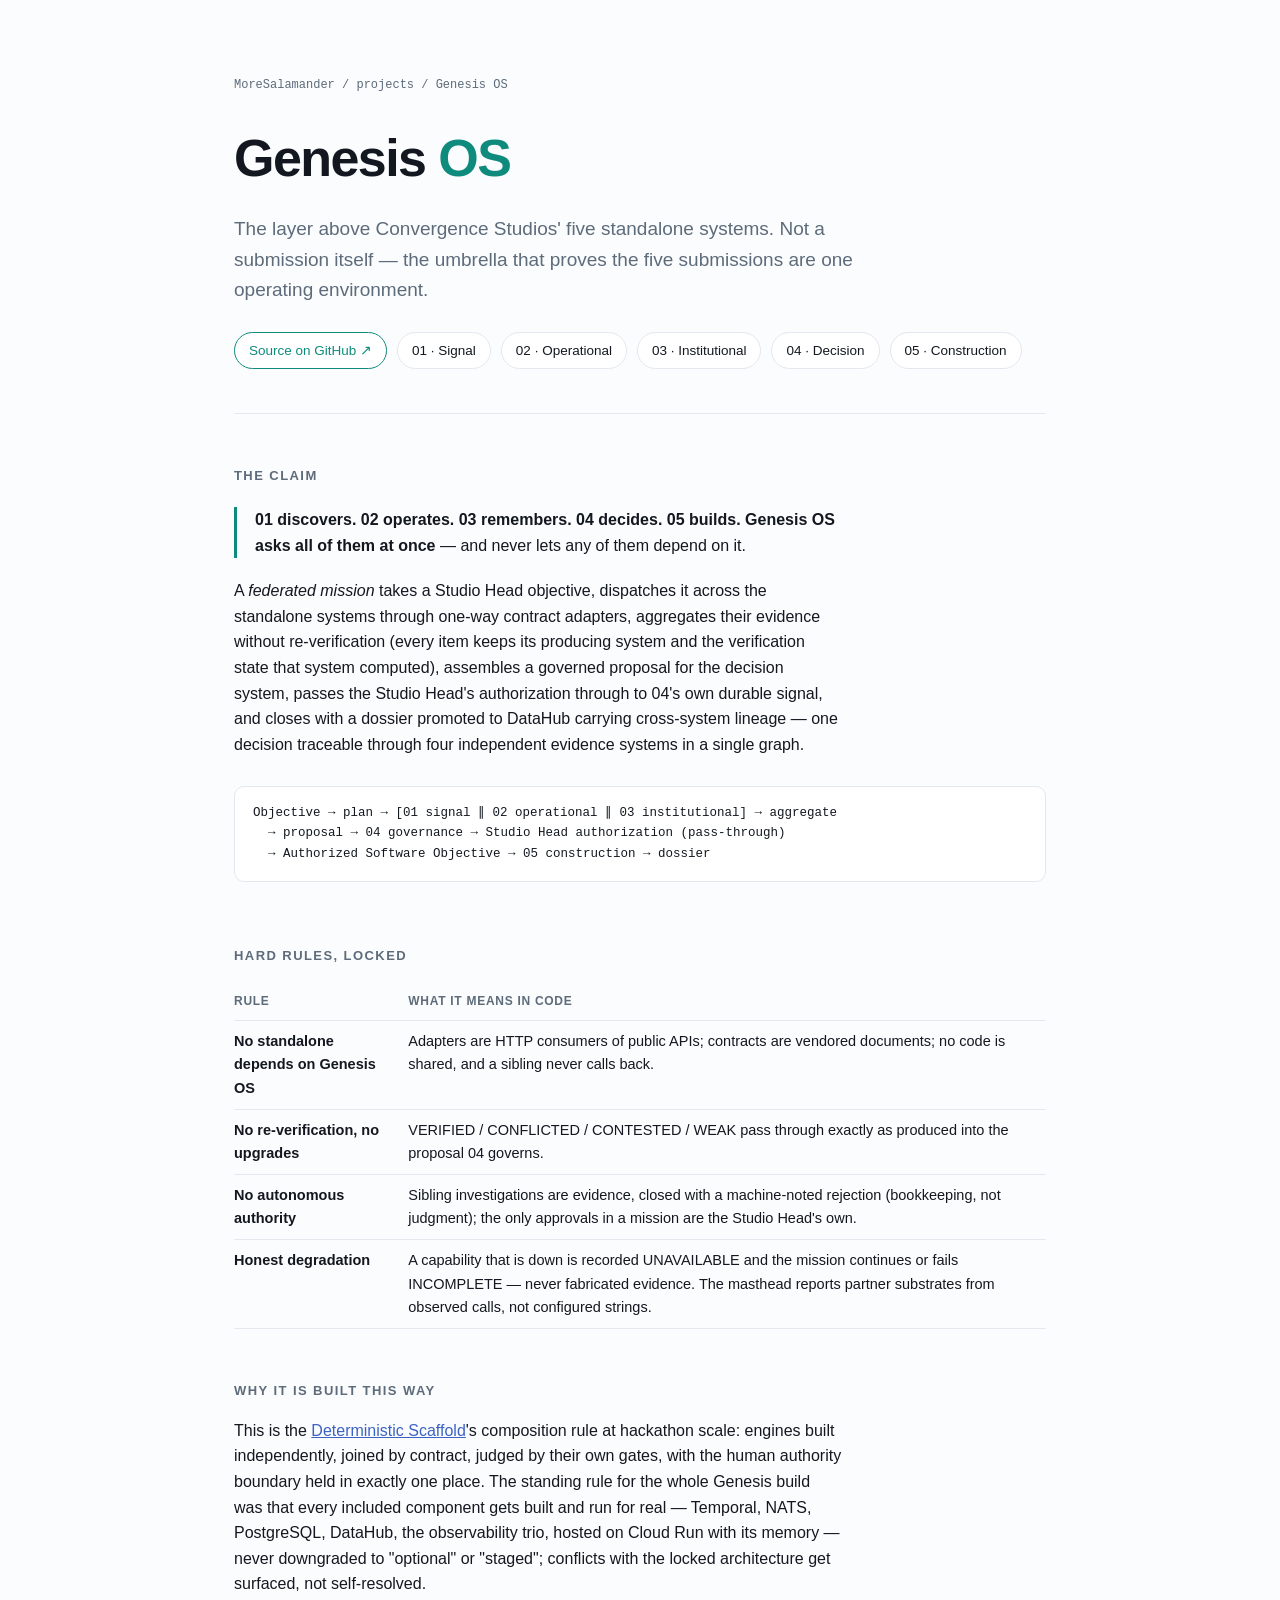
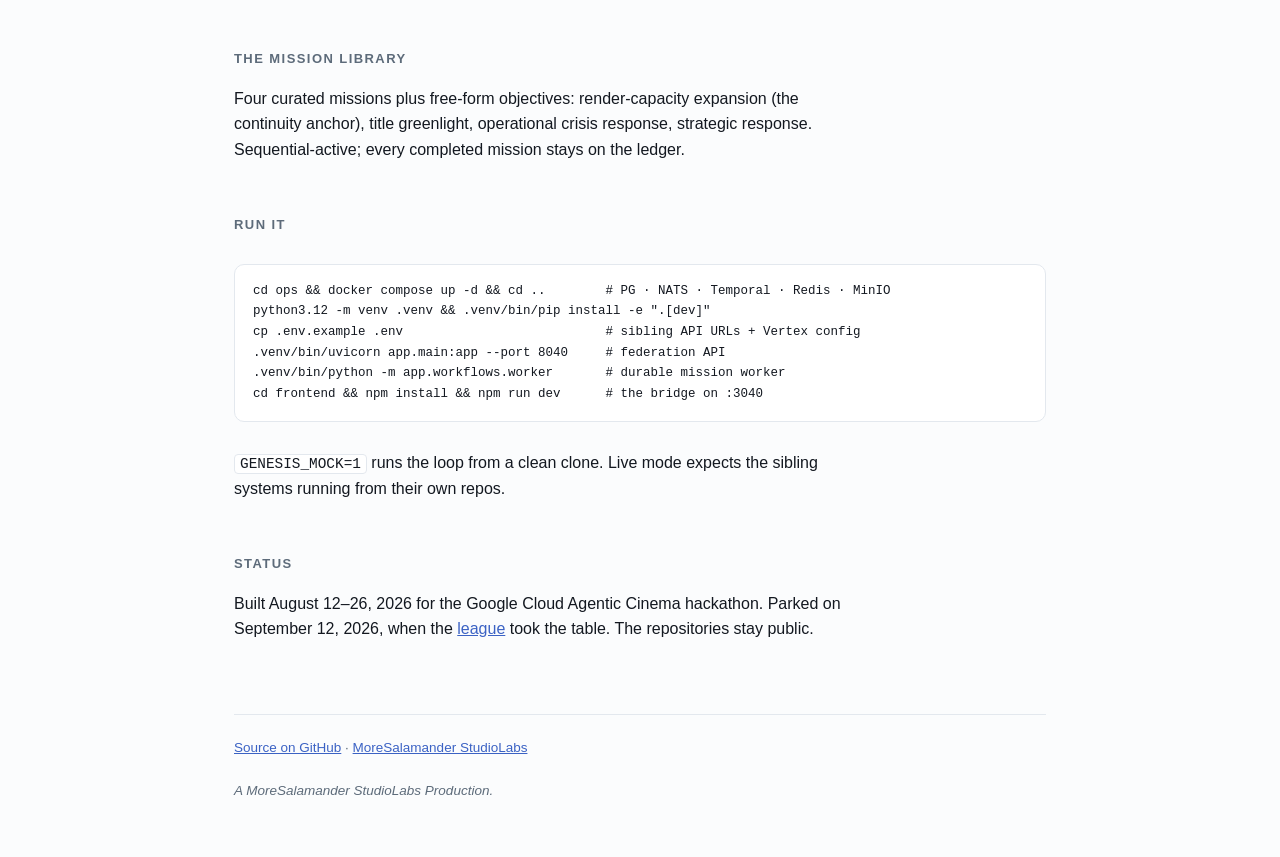
<file: genesis-os/index.html>
<!doctype html>
<html lang="en">
<head>
<meta charset="utf-8">
<meta name="viewport" content="width=device-width, initial-scale=1">
<title>Genesis OS — Studio Cognition</title>
<meta name="description" content="The federation layer over Convergence Studios' five standalone systems: federated missions, pass-through authority, cross-system lineage. Built for the Google Cloud Agentic Cinema hackathon.">
<link rel="stylesheet" href="../_shared/explainer.css">
</head>
<body>
<div class="wrap">

<header>
  <div class="crumb"><a href="../">MoreSalamander</a> / <a href="../projects.html">projects</a> / Genesis OS</div>
  <h1>Genesis <span>OS</span></h1>
  <p class="lede">The layer above Convergence Studios' five standalone systems. Not a
  submission itself — the umbrella that proves the five submissions are one operating
  environment.</p>
  <div class="links">
    <a class="primary" href="https://github.com/MoreSalamander/genesis-os">Source on GitHub ↗</a>
    <a href="../01-genesis-parallel/">01 · Signal</a>
    <a href="../02-genesis-grafana/">02 · Operational</a>
    <a href="../03-genesis-clickhouse/">03 · Institutional</a>
    <a href="../04-genesis-ibm/">04 · Decision</a>
    <a href="../05-genesis-replit/">05 · Construction</a>
  </div>
</header>

<h2>The claim</h2>
<div class="keystone">
<p style="margin:0"><strong>01 discovers. 02 operates. 03 remembers. 04 decides. 05 builds.
Genesis OS asks all of them at once</strong> — and never lets any of them depend on it.</p>
</div>
<p>A <em>federated mission</em> takes a Studio Head objective, dispatches it across
the standalone systems through one-way contract adapters, aggregates their evidence
without re-verification (every item keeps its producing system and the verification
state that system computed), assembles a governed proposal for the decision system,
passes the Studio Head's authorization through to 04's own durable signal, and
closes with a dossier promoted to DataHub carrying cross-system lineage — one
decision traceable through four independent evidence systems in a single graph.</p>

<div class="scroll"><pre>Objective → plan → [01 signal ∥ 02 operational ∥ 03 institutional] → aggregate
  → proposal → 04 governance → Studio Head authorization (pass-through)
  → Authorized Software Objective → 05 construction → dossier</pre></div>

<h2>Hard rules, locked</h2>
<table>
  <tr><th>Rule</th><th>What it means in code</th></tr>
  <tr><td><strong>No standalone depends on Genesis OS</strong></td><td>Adapters are HTTP
    consumers of public APIs; contracts are vendored documents; no code is shared, and
    a sibling never calls back.</td></tr>
  <tr><td><strong>No re-verification, no upgrades</strong></td><td>VERIFIED / CONFLICTED /
    CONTESTED / WEAK pass through exactly as produced into the proposal 04 governs.</td></tr>
  <tr><td><strong>No autonomous authority</strong></td><td>Sibling investigations are
    evidence, closed with a machine-noted rejection (bookkeeping, not judgment); the only
    approvals in a mission are the Studio Head's own.</td></tr>
  <tr><td><strong>Honest degradation</strong></td><td>A capability that is down is recorded
    UNAVAILABLE and the mission continues or fails INCOMPLETE — never fabricated
    evidence. The masthead reports partner substrates from observed calls, not
    configured strings.</td></tr>
</table>

<h2>Why it is built this way</h2>
<p>This is the <a href="../">Deterministic Scaffold</a>'s composition rule at hackathon
scale: engines built independently, joined by contract, judged by their own gates,
with the human authority boundary held in exactly one place. The standing rule for
the whole Genesis build was that every included component gets built and run for real
— Temporal, NATS, PostgreSQL, DataHub, the observability trio, hosted on Cloud Run
with its memory — never downgraded to "optional" or "staged"; conflicts with the locked
architecture get surfaced, not self-resolved.</p>

<h2>The mission library</h2>
<p>Four curated missions plus free-form objectives: render-capacity expansion (the
continuity anchor), title greenlight, operational crisis response, strategic response.
Sequential-active; every completed mission stays on the ledger.</p>

<h2>Run it</h2>
<div class="scroll"><pre>cd ops && docker compose up -d && cd ..        # PG · NATS · Temporal · Redis · MinIO
python3.12 -m venv .venv && .venv/bin/pip install -e ".[dev]"
cp .env.example .env                           # sibling API URLs + Vertex config
.venv/bin/uvicorn app.main:app --port 8040     # federation API
.venv/bin/python -m app.workflows.worker       # durable mission worker
cd frontend && npm install && npm run dev      # the bridge on :3040</pre></div>
<p><code>GENESIS_MOCK=1</code> runs the loop from a clean clone. Live mode expects the
sibling systems running from their own repos.</p>

<h2>Status</h2>
<p>Built August 12–26, 2026 for the Google Cloud Agentic Cinema hackathon. Parked
on September 12, 2026, when the <a href="../apl/">league</a> took the table. The
repositories stay public.</p>

<footer>
  <a href="https://github.com/MoreSalamander/genesis-os">Source on GitHub</a> ·
  <a href="../">MoreSalamander StudioLabs</a>
  <br><br>
  <em>A MoreSalamander StudioLabs Production.</em>
</footer>

</div>
</body>
</html>
</file>
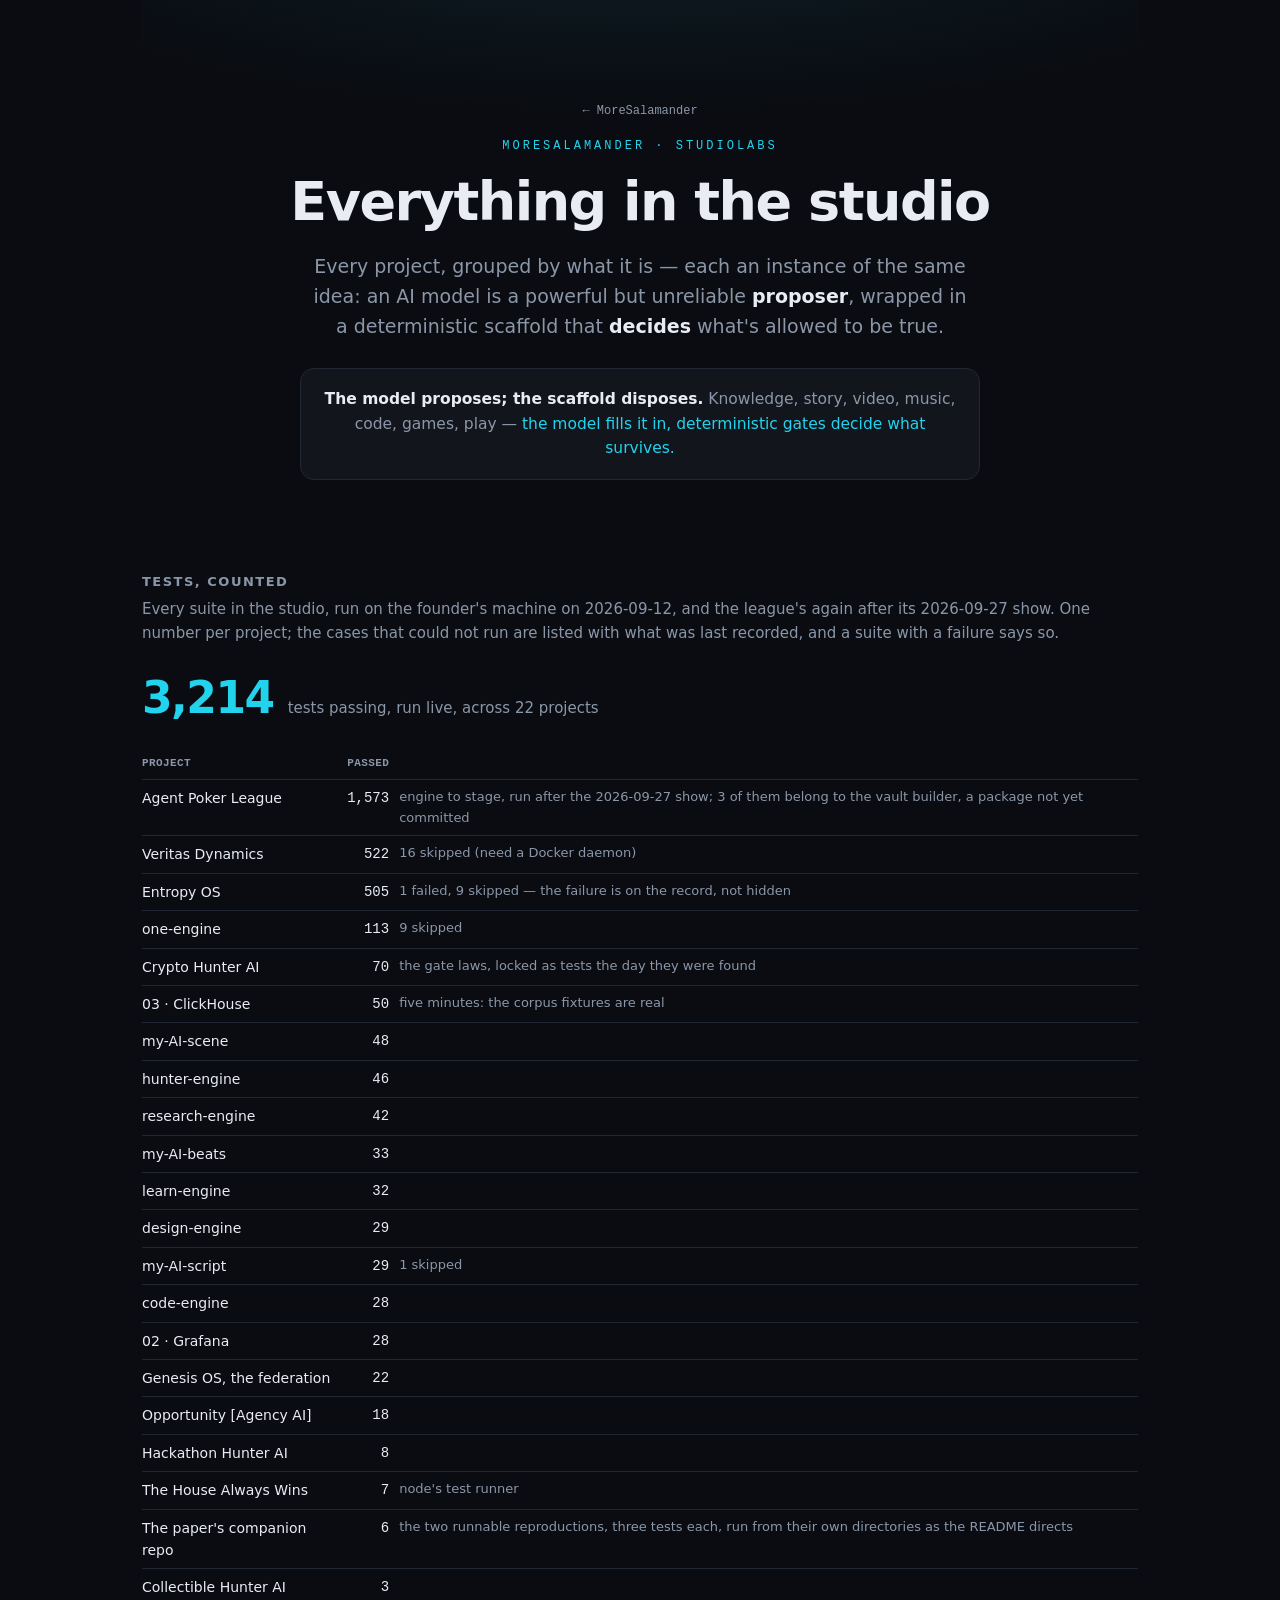
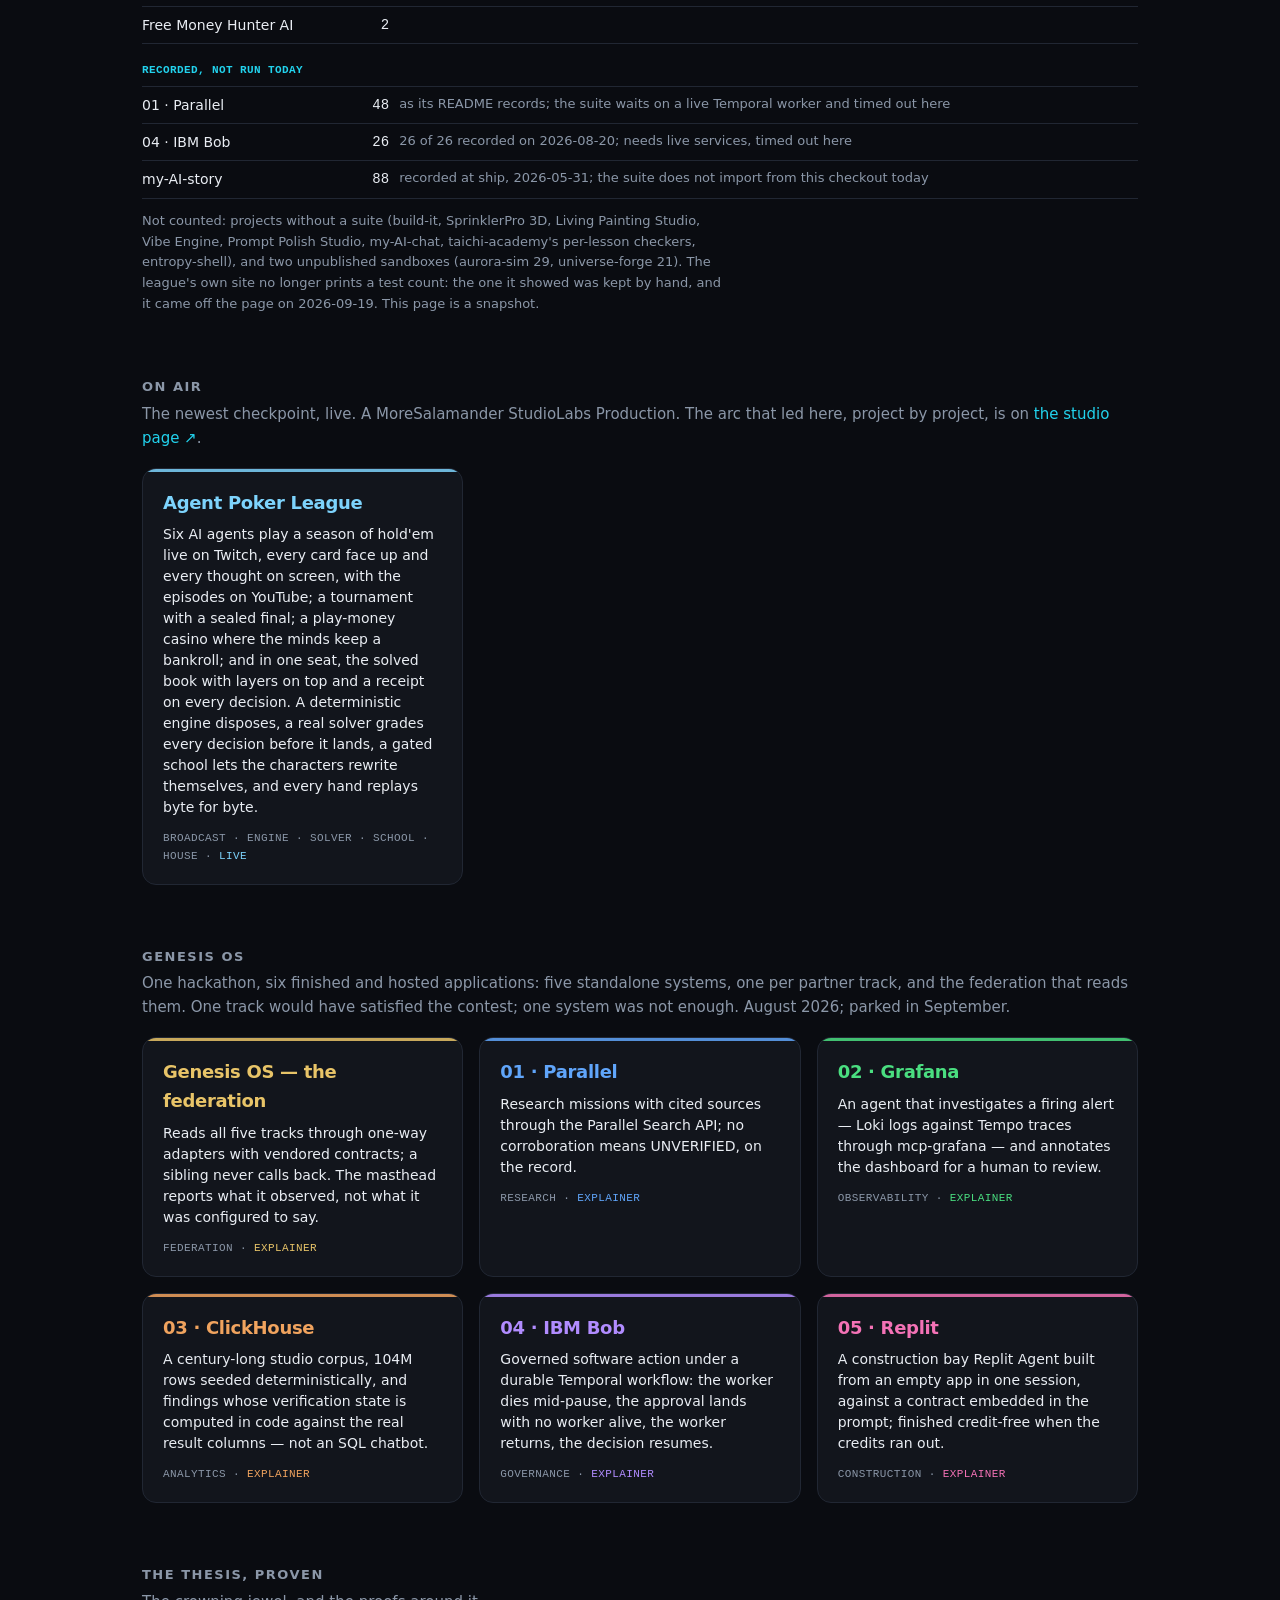
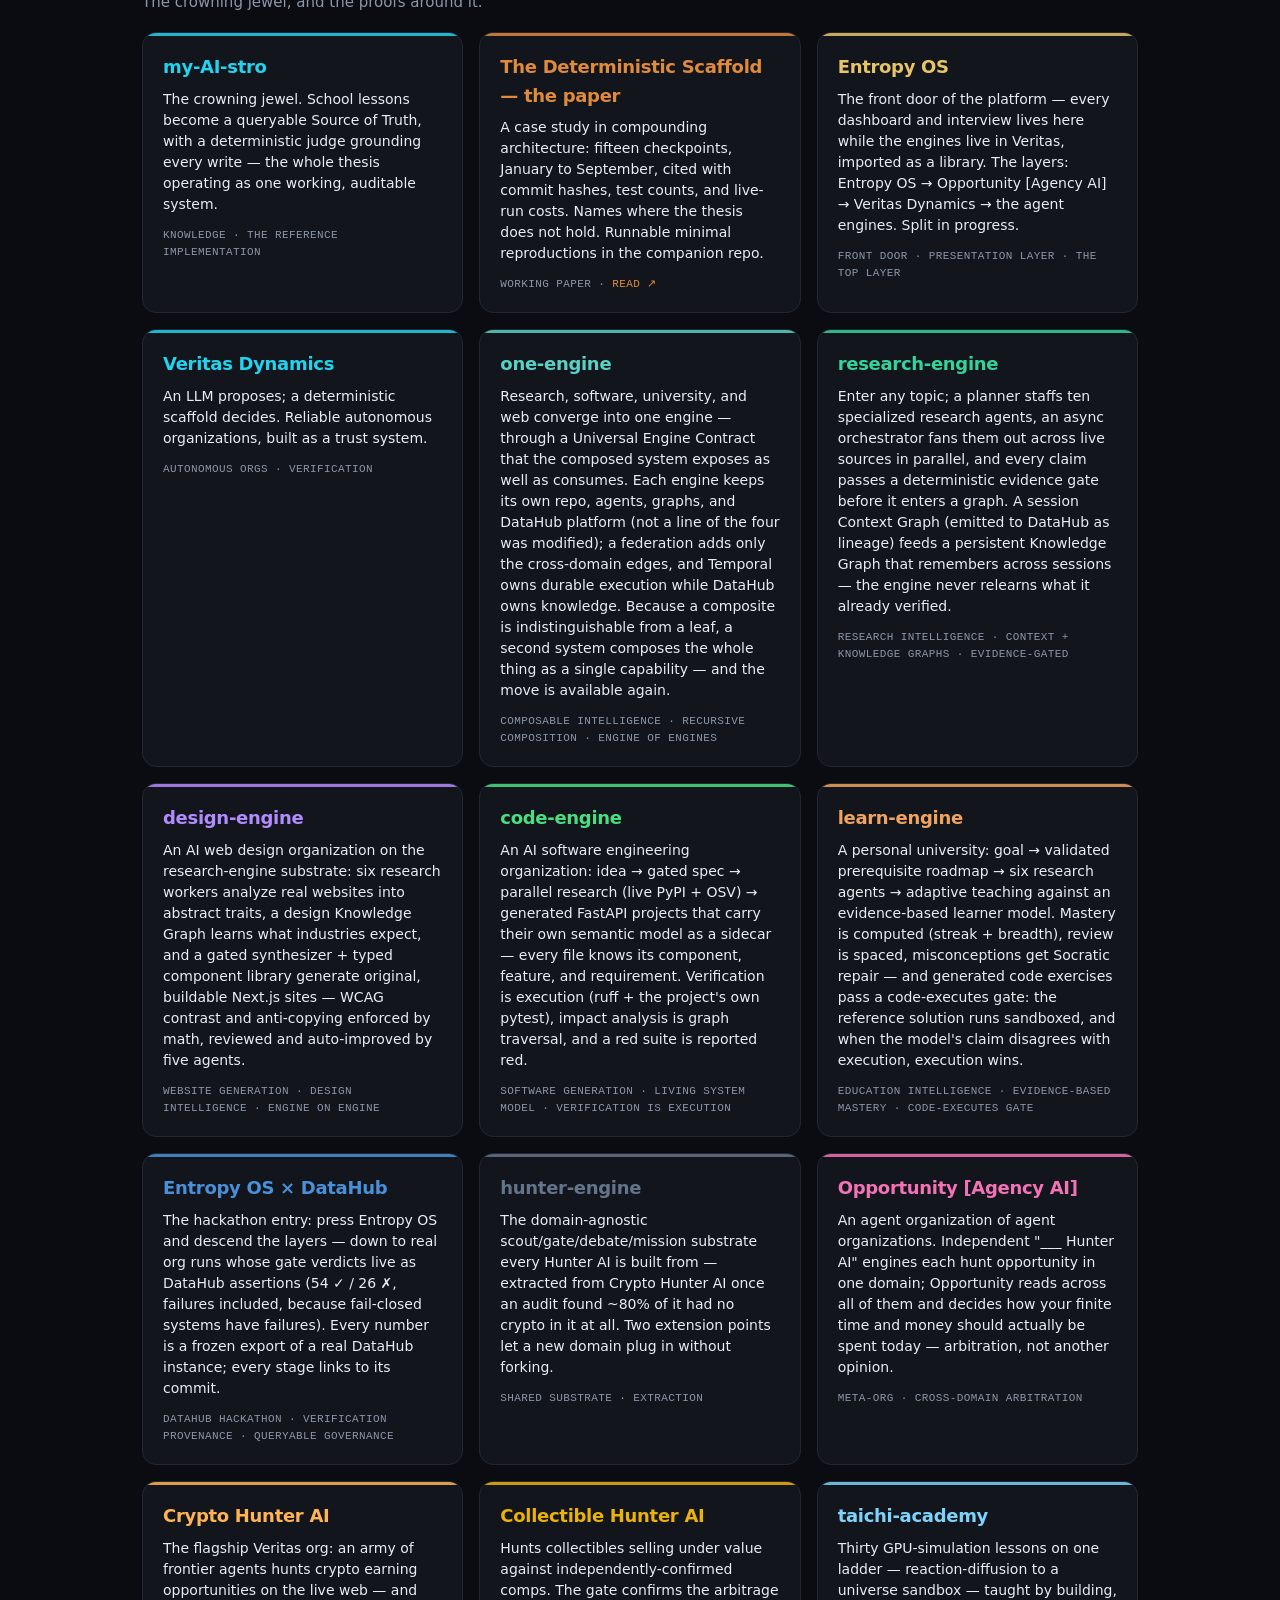
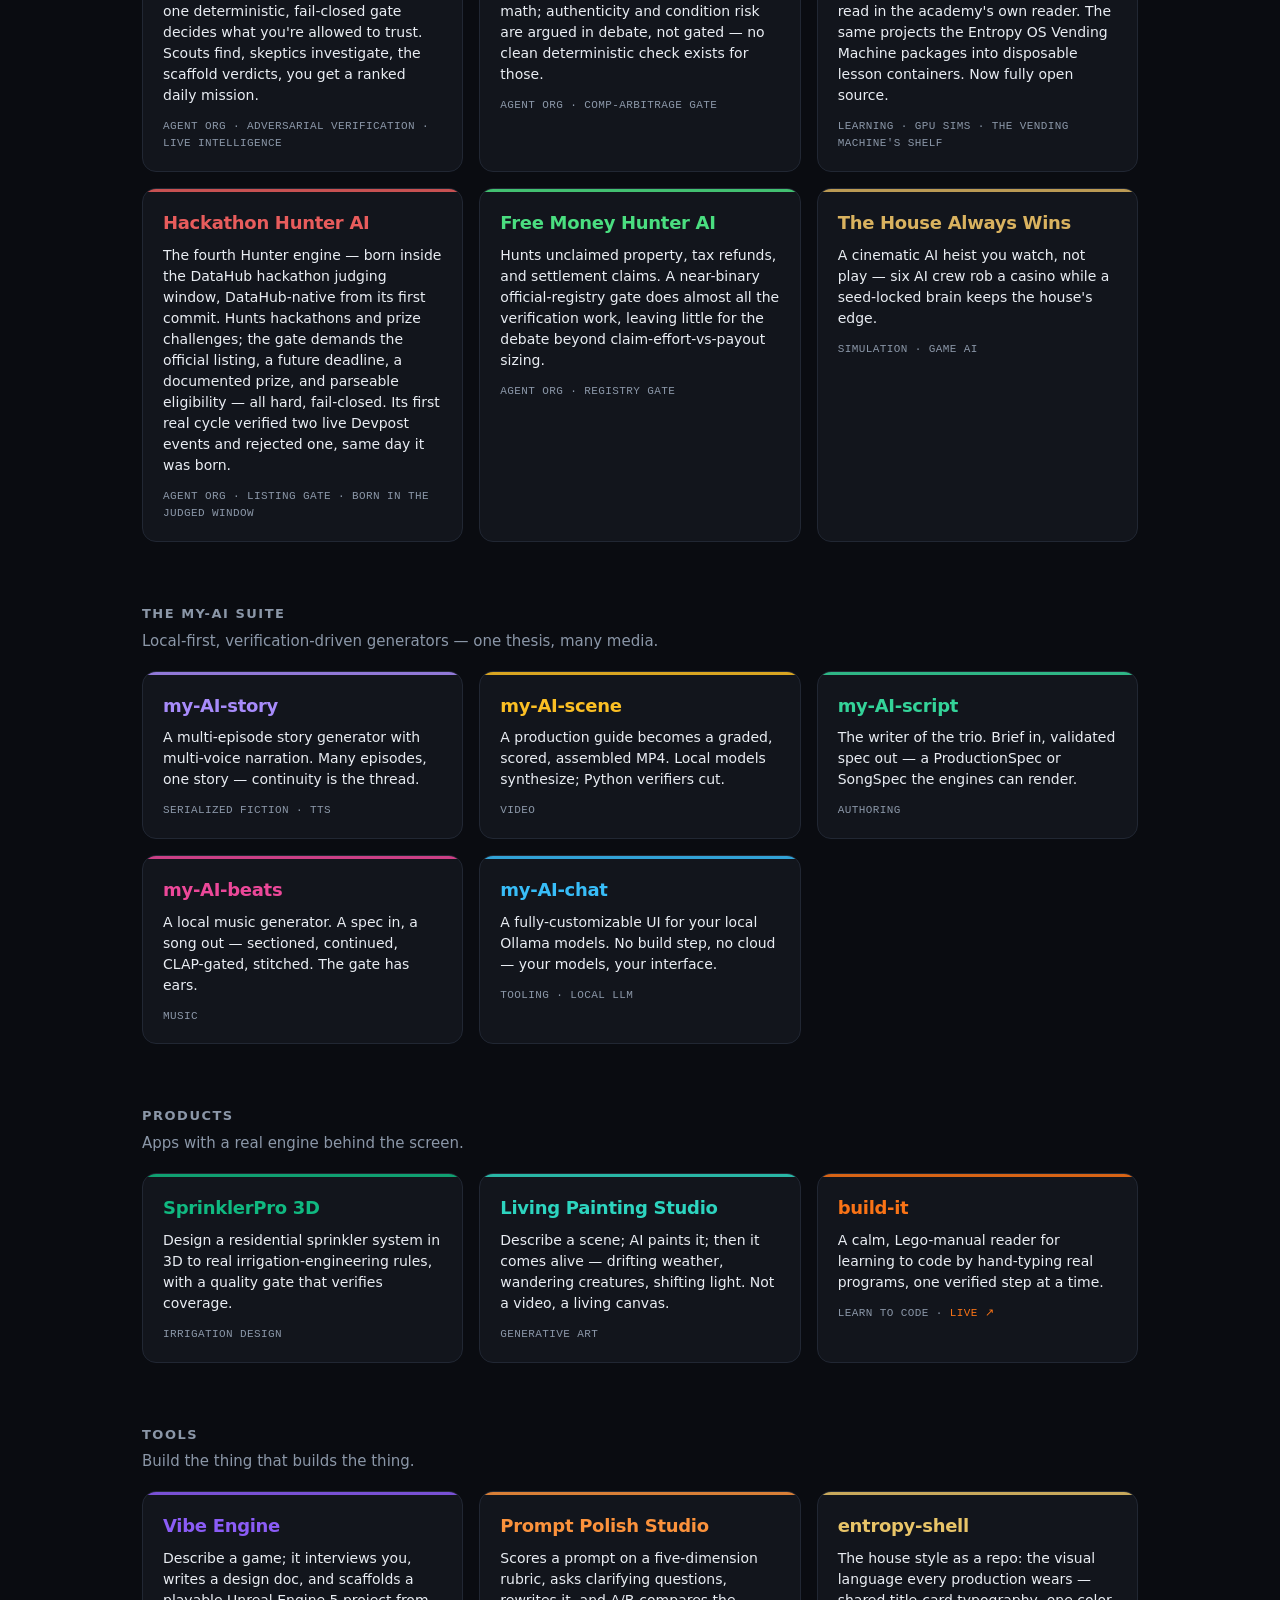
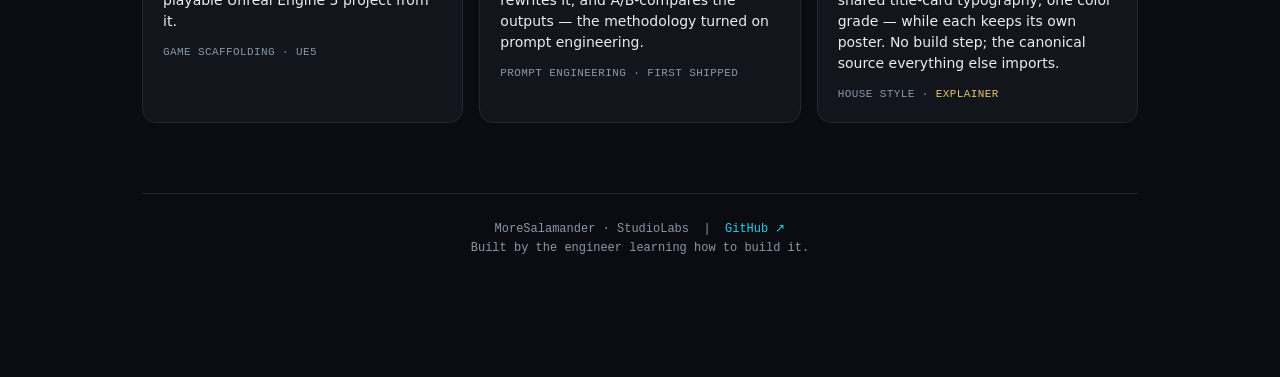
<file: projects.html>
<!DOCTYPE html>
<html lang="en">
<head>
<meta charset="utf-8" />
<meta name="viewport" content="width=device-width, initial-scale=1" />
<title>MoreSalamander — All Projects</title>
<meta name="description" content="A studio built on one idea: the model proposes, a deterministic scaffold disposes. Reliable AI across knowledge, story, video, music, code, games, and play — every project an instance of the same thesis." />
<style>
  :root {
    --bg:#0a0c11; --panel:#12151c; --line:#212733; --ink:#e9edf3; --dim:#8b97a8;
    --accent:#22d3ee;
    --mono:ui-monospace,SFMono-Regular,Menlo,monospace; --sans:system-ui,-apple-system,Segoe UI,Roboto,sans-serif;
  }
  *{box-sizing:border-box;} body{margin:0;background:var(--bg);color:var(--ink);font-family:var(--sans);line-height:1.6;-webkit-font-smoothing:antialiased;}
  a{color:inherit;text-decoration:none;}
  .wrap{max-width:1040px;margin:0 auto;padding:0 22px 120px;}

  header{padding:96px 0 30px;text-align:center;background:radial-gradient(120% 70% at 50% -20%,rgba(34,211,238,.10),transparent 60%);}
  .kicker{font-family:var(--mono);font-size:12px;letter-spacing:3px;text-transform:uppercase;color:var(--accent);margin-bottom:18px;}
  h1{font-size:54px;line-height:1.04;margin:0 0 20px;letter-spacing:-1.5px;font-weight:800;}
  .lede{font-size:19px;color:var(--dim);max-width:660px;margin:0 auto;} .lede strong{color:var(--ink);font-weight:600;}
  .thesis{max-width:680px;margin:26px auto 0;border:1px solid var(--line);background:var(--panel);border-radius:14px;padding:18px 22px;font-size:15.5px;color:var(--dim);}
  .thesis b{color:var(--ink);} .thesis .em{color:var(--accent);}

  h2{font-size:13px;letter-spacing:1.5px;text-transform:uppercase;color:var(--dim);margin:62px 0 4px;}
  .h2sub{font-size:15px;color:var(--dim);margin:0 0 18px;}

  .grid{display:grid;grid-template-columns:repeat(auto-fill,minmax(280px,1fr));gap:16px;}
  .card{position:relative;display:block;border:1px solid var(--line);border-radius:14px;padding:20px 20px 18px;background:var(--panel);overflow:hidden;transition:transform .15s ease,border-color .15s ease,box-shadow .15s ease;}
  .card::before{content:"";position:absolute;left:0;top:0;height:3px;width:100%;background:var(--c,#22d3ee);opacity:.85;}
  .card:hover{transform:translateY(-3px);border-color:var(--c,#22d3ee);box-shadow:0 10px 30px -12px var(--c,#22d3ee);}
  .cname{font-size:18px;font-weight:700;color:var(--c,#22d3ee);letter-spacing:-.3px;}
  .ctag{margin:7px 0 12px;font-size:14px;color:var(--ink);line-height:1.5;}
  .cmeta{font-family:var(--mono);font-size:11px;letter-spacing:.4px;color:var(--dim);text-transform:uppercase;}
  .cmeta .ext{color:var(--c,#22d3ee);}


  .testsWrap{margin-top:14px;}
  .testsBig{display:flex;align-items:baseline;gap:14px;flex-wrap:wrap;margin:0 0 14px;}
  .testsBig b{font-size:44px;font-weight:800;letter-spacing:-1.5px;color:var(--accent);font-variant-numeric:tabular-nums;}
  .testsBig span{color:var(--dim);font-size:15px;}
  table.tests{width:100%;border-collapse:collapse;font-size:14px;}
  table.tests th{text-align:left;font-family:var(--mono);font-size:11px;letter-spacing:.4px;text-transform:uppercase;color:var(--dim);padding:8px 10px 6px 0;border-bottom:1px solid var(--line);}
  table.tests td{padding:7px 10px 7px 0;border-bottom:1px solid var(--line);vertical-align:top;}
  table.tests td.n{font-family:var(--mono);font-variant-numeric:tabular-nums;text-align:right;white-space:nowrap;color:var(--ink);}
  table.tests td.note{color:var(--dim);font-size:13px;}
  table.tests tr.sep th{padding-top:18px;color:var(--accent);}
  table.tests a{color:var(--ink);} table.tests a:hover{color:var(--accent);}
  .testsNote{margin-top:12px;font-size:13px;color:var(--dim);max-width:70ch;}
  footer{margin-top:70px;padding-top:26px;border-top:1px solid var(--line);text-align:center;font-family:var(--mono);font-size:12px;color:var(--dim);}
  footer a{color:var(--accent);}
  @media(max-width:560px){h1{font-size:38px;}}
</style>
</head>
<body>
<div class="wrap">

<header>
  <a href="index.html" style="font-family:var(--mono);font-size:12px;color:var(--dim);text-decoration:none;display:inline-block;margin-bottom:16px">&larr; MoreSalamander</a>
  <div class="kicker">MoreSalamander · StudioLabs</div>
  <h1>Everything in the studio</h1>
  <p class="lede">Every project, grouped by what it is — each an instance of the same idea: an AI model
  is a powerful but unreliable <strong>proposer</strong>, wrapped in a deterministic scaffold that
  <strong>decides</strong> what's allowed to be true.</p>
  <div class="thesis"><b>The model proposes; the scaffold disposes.</b> Knowledge, story, video, music, code,
  games, play — <span class="em">the model fills it in, deterministic gates decide what survives.</span></div>
</header>

<h2>Tests, counted</h2>
<div class="h2sub">Every suite in the studio, run on the founder's machine on 2026-09-12, and the league's again after its 2026-09-27 show. One number per project; the cases that could not run are listed with what was last recorded, and a suite with a failure says so.</div>
<div class="testsWrap">
  <div class="testsBig"><b>3,214</b><span>tests passing, run live, across 22 projects</span></div>
  <table class="tests">
  <tr><th>project</th><th>passed</th><th></th></tr>
  <tr><td><a href="apl/">Agent Poker League</a></td><td class="n">1,573</td><td class="note">engine to stage, run after the 2026-09-27 show; 3 of them belong to the vault builder, a package not yet committed</td></tr>
  <tr><td><a href="https://moresalamander.github.io/veritas/">Veritas Dynamics</a></td><td class="n">522</td><td class="note">16 skipped (need a Docker daemon)</td></tr>
  <tr><td><a href="https://moresalamander.github.io/entropy-os/">Entropy OS</a></td><td class="n">505</td><td class="note">1 failed, 9 skipped — the failure is on the record, not hidden</td></tr>
  <tr><td><a href="https://moresalamander.github.io/one-engine/">one-engine</a></td><td class="n">113</td><td class="note">9 skipped</td></tr>
  <tr><td><a href="https://moresalamander.github.io/crypto-hunter/">Crypto Hunter AI</a></td><td class="n">70</td><td class="note">the gate laws, locked as tests the day they were found</td></tr>
  <tr><td><a href="03-genesis-clickhouse/">03 · ClickHouse</a></td><td class="n">50</td><td class="note">five minutes: the corpus fixtures are real</td></tr>
  <tr><td><a href="https://moresalamander.github.io/myAIscene/">my-AI-scene</a></td><td class="n">48</td><td class="note"></td></tr>
  <tr><td><a href="https://moresalamander.github.io/hunter-engine/">hunter-engine</a></td><td class="n">46</td><td class="note"></td></tr>
  <tr><td><a href="https://moresalamander.github.io/research-engine/">research-engine</a></td><td class="n">42</td><td class="note"></td></tr>
  <tr><td><a href="https://moresalamander.github.io/myAIbeats/">my-AI-beats</a></td><td class="n">33</td><td class="note"></td></tr>
  <tr><td><a href="https://moresalamander.github.io/learn-engine/">learn-engine</a></td><td class="n">32</td><td class="note"></td></tr>
  <tr><td><a href="https://moresalamander.github.io/design-engine/">design-engine</a></td><td class="n">29</td><td class="note"></td></tr>
  <tr><td><a href="https://moresalamander.github.io/myAIscript/">my-AI-script</a></td><td class="n">29</td><td class="note">1 skipped</td></tr>
  <tr><td><a href="https://moresalamander.github.io/code-engine/">code-engine</a></td><td class="n">28</td><td class="note"></td></tr>
  <tr><td><a href="02-genesis-grafana/">02 · Grafana</a></td><td class="n">28</td><td class="note"></td></tr>
  <tr><td><a href="genesis-os/">Genesis OS, the federation</a></td><td class="n">22</td><td class="note"></td></tr>
  <tr><td><a href="https://moresalamander.github.io/opportunity-agency-ai/">Opportunity [Agency AI]</a></td><td class="n">18</td><td class="note"></td></tr>
  <tr><td><a href="https://moresalamander.github.io/hackathon-hunter/">Hackathon Hunter AI</a></td><td class="n">8</td><td class="note"></td></tr>
  <tr><td><a href="https://moresalamander.github.io/the-house-always-wins/">The House Always Wins</a></td><td class="n">7</td><td class="note">node's test runner</td></tr>
  <tr><td><a href="https://moresalamander.github.io/deterministic-scaffold-paper/">The paper's companion repo</a></td><td class="n">6</td><td class="note">the two runnable reproductions, three tests each, run from their own directories as the README directs</td></tr>
  <tr><td><a href="https://moresalamander.github.io/collectible-hunter/">Collectible Hunter AI</a></td><td class="n">3</td><td class="note"></td></tr>
  <tr><td><a href="https://moresalamander.github.io/free-money-hunter/">Free Money Hunter AI</a></td><td class="n">2</td><td class="note"></td></tr>
  <tr class="sep"><th colspan="3">recorded, not run today</th></tr>
  <tr><td><a href="01-genesis-parallel/">01 · Parallel</a></td><td class="n">48</td><td class="note">as its README records; the suite waits on a live Temporal worker and timed out here</td></tr>
  <tr><td><a href="04-genesis-ibm/">04 · IBM Bob</a></td><td class="n">26</td><td class="note">26 of 26 recorded on 2026-08-20; needs live services, timed out here</td></tr>
  <tr><td><a href="https://moresalamander.github.io/myAIstory/">my-AI-story</a></td><td class="n">88</td><td class="note">recorded at ship, 2026-05-31; the suite does not import from this checkout today</td></tr>
  </table>
  <div class="testsNote">Not counted: projects without a suite (build-it, SprinklerPro 3D, Living Painting Studio, Vibe Engine, Prompt Polish Studio, my-AI-chat, taichi-academy's per-lesson checkers, entropy-shell), and two unpublished sandboxes (aurora-sim 29, universe-forge 21). The league's own site no longer prints a test count: the one it showed was kept by hand, and it came off the page on 2026-09-19. This page is a snapshot.</div>
</div>

<h2>On air</h2>
<div class="h2sub">The newest checkpoint, live. A MoreSalamander StudioLabs Production. The arc that led here, project by project, is on <a href="index.html#since" style="color:var(--accent)">the studio page ↗</a>.</div>
<div class="grid">
  <a class="card" style="--c:#7dd3fc" href="apl/">
    <div class="cname">Agent Poker League</div>
    <div class="ctag">Six AI agents play a season of hold'em live on Twitch, every card face up and every thought on screen, with the episodes on YouTube; a tournament with a sealed final; a play-money casino where the minds keep a bankroll; and in one seat, the solved book with layers on top and a receipt on every decision. A deterministic engine disposes, a real solver grades every decision before it lands, a gated school lets the characters rewrite themselves, and every hand replays byte for byte.</div>
    <div class="cmeta">broadcast · engine · solver · school · house · <span class="ext">live</span></div></a>
</div>

<h2>Genesis OS</h2>
<div class="h2sub">One hackathon, six finished and hosted applications: five standalone systems, one per partner track, and the federation that reads them. One track would have satisfied the contest; one system was not enough. August 2026; parked in September.</div>
<div class="grid">
  <a class="card" style="--c:#e8c468" href="genesis-os/">
    <div class="cname">Genesis OS — the federation</div>
    <div class="ctag">Reads all five tracks through one-way adapters with vendored contracts; a sibling never calls back. The masthead reports what it observed, not what it was configured to say.</div>
    <div class="cmeta">federation · <span class="ext">explainer</span></div></a>
  <a class="card" style="--c:#60a5fa" href="01-genesis-parallel/">
    <div class="cname">01 · Parallel</div>
    <div class="ctag">Research missions with cited sources through the Parallel Search API; no corroboration means UNVERIFIED, on the record.</div>
    <div class="cmeta">research · <span class="ext">explainer</span></div></a>
  <a class="card" style="--c:#4ade80" href="02-genesis-grafana/">
    <div class="cname">02 · Grafana</div>
    <div class="ctag">An agent that investigates a firing alert — Loki logs against Tempo traces through mcp-grafana — and annotates the dashboard for a human to review.</div>
    <div class="cmeta">observability · <span class="ext">explainer</span></div></a>
  <a class="card" style="--c:#f0a35e" href="03-genesis-clickhouse/">
    <div class="cname">03 · ClickHouse</div>
    <div class="ctag">A century-long studio corpus, 104M rows seeded deterministically, and findings whose verification state is computed in code against the real result columns — not an SQL chatbot.</div>
    <div class="cmeta">analytics · <span class="ext">explainer</span></div></a>
  <a class="card" style="--c:#b18cff" href="04-genesis-ibm/">
    <div class="cname">04 · IBM Bob</div>
    <div class="ctag">Governed software action under a durable Temporal workflow: the worker dies mid-pause, the approval lands with no worker alive, the worker returns, the decision resumes.</div>
    <div class="cmeta">governance · <span class="ext">explainer</span></div></a>
  <a class="card" style="--c:#f472b6" href="05-genesis-replit/">
    <div class="cname">05 · Replit</div>
    <div class="ctag">A construction bay Replit Agent built from an empty app in one session, against a contract embedded in the prompt; finished credit-free when the credits ran out.</div>
    <div class="cmeta">construction · <span class="ext">explainer</span></div></a>
</div>

<h2>The thesis, proven</h2>
<div class="h2sub">The crowning jewel, and the proofs around it.</div>
<div class="grid">
  <a class="card" style="--c:#22d3ee" href="https://moresalamander.github.io/myAIstro/">
    <div class="cname">my-AI-stro</div>
    <div class="ctag">The crowning jewel. School lessons become a queryable Source of Truth, with a deterministic judge grounding every write — the whole thesis operating as one working, auditable system.</div>
    <div class="cmeta">knowledge · the reference implementation</div></a>
  <a class="card" style="--c:#e08a3c" href="https://moresalamander.github.io/deterministic-scaffold-paper/">
    <div class="cname">The Deterministic Scaffold — the paper</div>
    <div class="ctag">A case study in compounding architecture: fifteen checkpoints, January to September, cited with commit hashes, test counts, and live-run costs. Names where the thesis does not hold. Runnable minimal reproductions in the companion repo.</div>
    <div class="cmeta">working paper · <span class="ext">read ↗</span></div></a>
  <a class="card" style="--c:#e8c468" href="https://moresalamander.github.io/entropy-os/">
    <div class="cname">Entropy OS</div>
    <div class="ctag">The front door of the platform — every dashboard and interview lives here while the engines live in Veritas, imported as a library. The layers: Entropy OS → Opportunity [Agency AI] → Veritas Dynamics → the agent engines. Split in progress.</div>
    <div class="cmeta">front door · presentation layer · the top layer</div></a>
  <a class="card" style="--c:#22d3ee" href="https://moresalamander.github.io/veritas/">
    <div class="cname">Veritas Dynamics</div>
    <div class="ctag">An LLM proposes; a deterministic scaffold decides. Reliable autonomous organizations, built as a trust system.</div>
    <div class="cmeta">autonomous orgs · verification</div></a>
  <a class="card" style="--c:#5ad1c4" href="https://moresalamander.github.io/one-engine/">
    <div class="cname">one-engine</div>
    <div class="ctag">Research, software, university, and web converge into one engine — through a Universal Engine Contract that the composed system exposes as well as consumes. Each engine keeps its own repo, agents, graphs, and DataHub platform (not a line of the four was modified); a federation adds only the cross-domain edges, and Temporal owns durable execution while DataHub owns knowledge. Because a composite is indistinguishable from a leaf, a second system composes the whole thing as a single capability — and the move is available again.</div>
    <div class="cmeta">composable intelligence · recursive composition · engine of engines</div></a>
  <a class="card" style="--c:#34d399" href="https://moresalamander.github.io/research-engine/">
    <div class="cname">research-engine</div>
    <div class="ctag">Enter any topic; a planner staffs ten specialized research agents, an async orchestrator fans them out across live sources in parallel, and every claim passes a deterministic evidence gate before it enters a graph. A session Context Graph (emitted to DataHub as lineage) feeds a persistent Knowledge Graph that remembers across sessions — the engine never relearns what it already verified.</div>
    <div class="cmeta">research intelligence · context + knowledge graphs · evidence-gated</div></a>
  <a class="card" style="--c:#b18cff" href="https://moresalamander.github.io/design-engine/">
    <div class="cname">design-engine</div>
    <div class="ctag">An AI web design organization on the research-engine substrate: six research workers analyze real websites into abstract traits, a design Knowledge Graph learns what industries expect, and a gated synthesizer + typed component library generate original, buildable Next.js sites — WCAG contrast and anti-copying enforced by math, reviewed and auto-improved by five agents.</div>
    <div class="cmeta">website generation · design intelligence · engine on engine</div></a>
  <a class="card" style="--c:#4ade80" href="https://moresalamander.github.io/code-engine/">
    <div class="cname">code-engine</div>
    <div class="ctag">An AI software engineering organization: idea → gated spec → parallel research (live PyPI + OSV) → generated FastAPI projects that carry their own semantic model as a sidecar — every file knows its component, feature, and requirement. Verification is execution (ruff + the project's own pytest), impact analysis is graph traversal, and a red suite is reported red.</div>
    <div class="cmeta">software generation · living system model · verification is execution</div></a>
  <a class="card" style="--c:#f0a35e" href="https://moresalamander.github.io/learn-engine/">
    <div class="cname">learn-engine</div>
    <div class="ctag">A personal university: goal → validated prerequisite roadmap → six research agents → adaptive teaching against an evidence-based learner model. Mastery is computed (streak + breadth), review is spaced, misconceptions get Socratic repair — and generated code exercises pass a code-executes gate: the reference solution runs sandboxed, and when the model's claim disagrees with execution, execution wins.</div>
    <div class="cmeta">education intelligence · evidence-based mastery · code-executes gate</div></a>
  <a class="card" style="--c:#4a90d9" href="https://moresalamander.github.io/entropy-datahub-demo/">
    <div class="cname">Entropy OS × DataHub</div>
    <div class="ctag">The hackathon entry: press Entropy OS and descend the layers — down to real org runs whose gate verdicts live as DataHub assertions (54 ✓ / 26 ✗, failures included, because fail-closed systems have failures). Every number is a frozen export of a real DataHub instance; every stage links to its commit.</div>
    <div class="cmeta">DataHub hackathon · verification provenance · queryable governance</div></a>
  <a class="card" style="--c:#64748b" href="https://moresalamander.github.io/hunter-engine/">
    <div class="cname">hunter-engine</div>
    <div class="ctag">The domain-agnostic scout/gate/debate/mission substrate every Hunter AI is built from — extracted from Crypto Hunter AI once an audit found ~80% of it had no crypto in it at all. Two extension points let a new domain plug in without forking.</div>
    <div class="cmeta">shared substrate · extraction</div></a>
  <a class="card" style="--c:#f472b6" href="https://moresalamander.github.io/opportunity-agency-ai/">
    <div class="cname">Opportunity [Agency AI]</div>
    <div class="ctag">An agent organization of agent organizations. Independent "___ Hunter AI" engines each hunt opportunity in one domain; Opportunity reads across all of them and decides how your finite time and money should actually be spent today — arbitration, not another opinion.</div>
    <div class="cmeta">meta-org · cross-domain arbitration</div></a>
  <a class="card" style="--c:#ffb454" href="https://moresalamander.github.io/crypto-hunter/">
    <div class="cname">Crypto Hunter AI</div>
    <div class="ctag">The flagship Veritas org: an army of frontier agents hunts crypto earning opportunities on the live web — and one deterministic, fail-closed gate decides what you're allowed to trust. Scouts find, skeptics investigate, the scaffold verdicts, you get a ranked daily mission.</div>
    <div class="cmeta">agent org · adversarial verification · live intelligence</div></a>
  <a class="card" style="--c:#eab308" href="https://moresalamander.github.io/collectible-hunter/">
    <div class="cname">Collectible Hunter AI</div>
    <div class="ctag">Hunts collectibles selling under value against independently-confirmed comps. The gate confirms the arbitrage math; authenticity and condition risk are argued in debate, not gated — no clean deterministic check exists for those.</div>
    <div class="cmeta">agent org · comp-arbitrage gate</div></a>
  <a class="card" style="--c:#7dd3fc" href="https://moresalamander.github.io/taichi-academy/">
    <div class="cname">taichi-academy</div>
    <div class="ctag">Thirty GPU-simulation lessons on one ladder — reaction-diffusion to a universe sandbox — taught by building, read in the academy's own reader. The same projects the Entropy OS Vending Machine packages into disposable lesson containers. Now fully open source.</div>
    <div class="cmeta">learning · GPU sims · the vending machine's shelf</div></a>
  <a class="card" style="--c:#e85c5c" href="https://moresalamander.github.io/hackathon-hunter/">
    <div class="cname">Hackathon Hunter AI</div>
    <div class="ctag">The fourth Hunter engine — born inside the DataHub hackathon judging window, DataHub-native from its first commit. Hunts hackathons and prize challenges; the gate demands the official listing, a future deadline, a documented prize, and parseable eligibility — all hard, fail-closed. Its first real cycle verified two live Devpost events and rejected one, same day it was born.</div>
    <div class="cmeta">agent org · listing gate · born in the judged window</div></a>
  <a class="card" style="--c:#4ade80" href="https://moresalamander.github.io/free-money-hunter/">
    <div class="cname">Free Money Hunter AI</div>
    <div class="ctag">Hunts unclaimed property, tax refunds, and settlement claims. A near-binary official-registry gate does almost all the verification work, leaving little for the debate beyond claim-effort-vs-payout sizing.</div>
    <div class="cmeta">agent org · registry gate</div></a>
  <a class="card" style="--c:#d9b25f" href="https://moresalamander.github.io/the-house-always-wins/">
    <div class="cname">The House Always Wins</div>
    <div class="ctag">A cinematic AI heist you watch, not play — six AI crew rob a casino while a seed-locked brain keeps the house's edge.</div>
    <div class="cmeta">simulation · game AI</div></a>
</div>

<h2>The my-AI suite</h2>
<div class="h2sub">Local-first, verification-driven generators — one thesis, many media.</div>
<div class="grid">
  <a class="card" style="--c:#a78bfa" href="https://moresalamander.github.io/myAIstory/">
    <div class="cname">my-AI-story</div>
    <div class="ctag">A multi-episode story generator with multi-voice narration. Many episodes, one story — continuity is the thread.</div>
    <div class="cmeta">serialized fiction · TTS</div></a>
  <a class="card" style="--c:#fbbf24" href="https://moresalamander.github.io/myAIscene/">
    <div class="cname">my-AI-scene</div>
    <div class="ctag">A production guide becomes a graded, scored, assembled MP4. Local models synthesize; Python verifiers cut.</div>
    <div class="cmeta">video</div></a>
  <a class="card" style="--c:#34d399" href="https://moresalamander.github.io/myAIscript/">
    <div class="cname">my-AI-script</div>
    <div class="ctag">The writer of the trio. Brief in, validated spec out — a ProductionSpec or SongSpec the engines can render.</div>
    <div class="cmeta">authoring</div></a>
  <a class="card" style="--c:#ec4899" href="https://moresalamander.github.io/myAIbeats/">
    <div class="cname">my-AI-beats</div>
    <div class="ctag">A local music generator. A spec in, a song out — sectioned, continued, CLAP-gated, stitched. The gate has ears.</div>
    <div class="cmeta">music</div></a>
  <a class="card" style="--c:#38bdf8" href="https://moresalamander.github.io/myAIchat/">
    <div class="cname">my-AI-chat</div>
    <div class="ctag">A fully-customizable UI for your local Ollama models. No build step, no cloud — your models, your interface.</div>
    <div class="cmeta">tooling · local LLM</div></a>
</div>

<h2>Products</h2>
<div class="h2sub">Apps with a real engine behind the screen.</div>
<div class="grid">
  <a class="card" style="--c:#10b981" href="https://moresalamander.github.io/SprinklerPro3D/">
    <div class="cname">SprinklerPro 3D</div>
    <div class="ctag">Design a residential sprinkler system in 3D to real irrigation-engineering rules, with a quality gate that verifies coverage.</div>
    <div class="cmeta">irrigation design</div></a>
  <a class="card" style="--c:#2dd4bf" href="https://moresalamander.github.io/Living-Painting-Studio/">
    <div class="cname">Living Painting Studio</div>
    <div class="ctag">Describe a scene; AI paints it; then it comes alive — drifting weather, wandering creatures, shifting light. Not a video, a living canvas.</div>
    <div class="cmeta">generative art</div></a>
  <a class="card" style="--c:#f97316" href="https://build-it-mauve.vercel.app">
    <div class="cname">build-it</div>
    <div class="ctag">A calm, Lego-manual reader for learning to code by hand-typing real programs, one verified step at a time.</div>
    <div class="cmeta">learn to code · <span class="ext">live ↗</span></div></a>
</div>

<h2>Tools</h2>
<div class="h2sub">Build the thing that builds the thing.</div>
<div class="grid">
  <a class="card" style="--c:#8b5cf6" href="https://moresalamander.github.io/vibe-engine/">
    <div class="cname">Vibe Engine</div>
    <div class="ctag">Describe a game; it interviews you, writes a design doc, and scaffolds a playable Unreal Engine 5 project from it.</div>
    <div class="cmeta">game scaffolding · UE5</div></a>
  <a class="card" style="--c:#fb923c" href="https://moresalamander.github.io/prompt-polish-studio/">
    <div class="cname">Prompt Polish Studio</div>
    <div class="ctag">Scores a prompt on a five-dimension rubric, asks clarifying questions, rewrites it, and A/B-compares the outputs — the methodology turned on prompt engineering.</div>
    <div class="cmeta">prompt engineering · first shipped</div></a>
  <a class="card" style="--c:#e8c468" href="https://moresalamander.github.io/entropy-shell/">
    <div class="cname">entropy-shell</div>
    <div class="ctag">The house style as a repo: the visual language every production wears — shared title-card typography, one color grade — while each keeps its own poster. No build step; the canonical source everything else imports.</div>
    <div class="cmeta">house style · <span class="ext">explainer</span></div></a>
</div>

<footer>
  MoreSalamander · StudioLabs &nbsp;|&nbsp; <a href="https://github.com/MoreSalamander">GitHub ↗</a>
  <br>Built by the engineer learning how to build it.
</footer>

</div>
</body>
</html>
</file>
<file: _shared/explainer.css>
/* The explainer house style — the same sheet one-engine's page uses, kept in one place for the pages the .io hosts itself. */
:root {
  --bg:#0b0d10; --panel:#12161b; --line:#1e2630; --text:#e7edf3;
  --muted:#8a99a8; --accent:#5ad1c4; --accent2:#7aa2f7; --ok:#9ece6a; --warn:#e0c14a;
  --mono: ui-monospace, SFMono-Regular, "SF Mono", Menlo, monospace;
}
@media (prefers-color-scheme: light) {
  :root { --bg:#fbfcfd; --panel:#fff; --line:#e3e8ee; --text:#131820;
          --muted:#5d6b7a; --accent:#0f8b7d; --accent2:#3b62c4; --ok:#3f7d20; --warn:#8a6d00; }
}
* { box-sizing:border-box; }
body { margin:0; background:var(--bg); color:var(--text);
       font:16px/1.6 -apple-system, BlinkMacSystemFont, "Segoe UI", sans-serif; }
.wrap { max-width:860px; margin:0 auto; padding:0 24px; }
header { padding:76px 0 44px; border-bottom:1px solid var(--line); }
.crumb { font-family:var(--mono); font-size:12px; color:var(--muted); margin-bottom:22px; }
.crumb a { color:var(--muted); text-decoration:none; }
.crumb a:hover { color:var(--text); }
h1 { font-size:clamp(34px,6vw,52px); margin:0 0 14px; letter-spacing:-.03em; font-weight:660; }
h1 span { color:var(--accent); }
.lede { font-size:19px; color:var(--muted); max-width:34em; margin:0; }
.links { display:flex; flex-wrap:wrap; gap:10px; margin-top:26px; }
.links a { display:inline-block; font-size:13.5px; text-decoration:none; color:var(--text);
           background:var(--panel); border:1px solid var(--line); border-radius:999px; padding:7px 14px; }
.links a:hover { border-color:var(--accent2); }
.links a.primary { border-color:var(--accent); color:var(--accent); }
.links a.dead { color:var(--muted); border-style:dashed; }
h2 { font-size:13px; text-transform:uppercase; letter-spacing:.11em; color:var(--muted);
     margin:52px 0 16px; font-weight:640; }
h3 { font-size:16px; margin:26px 0 8px; }
p { max-width:38em; }
pre { background:var(--panel); border:1px solid var(--line); border-radius:10px; padding:16px 18px;
      overflow-x:auto; font-family:var(--mono); font-size:12.5px; line-height:1.65; }
code { font-family:var(--mono); font-size:.9em; }
p code, li code, td code { background:var(--panel); border:1px solid var(--line); padding:1px 5px; border-radius:4px; }
table { width:100%; border-collapse:collapse; margin:8px 0 4px; font-size:14.5px; }
th, td { text-align:left; padding:9px 12px 9px 0; border-bottom:1px solid var(--line); vertical-align:top; }
th { color:var(--muted); font-weight:600; font-size:12px; text-transform:uppercase; letter-spacing:.06em; }
.cards { display:grid; grid-template-columns:repeat(auto-fit,minmax(220px,1fr)); gap:14px; margin-top:8px; }
.card { background:var(--panel); border:1px solid var(--line); border-radius:11px; padding:16px 18px; }
.card h3 { margin:0 0 5px; font-size:15px; }
.card p { margin:0; font-size:13.5px; color:var(--muted); }
.keystone { border-left:3px solid var(--accent); padding-left:18px; margin:20px 0; }
.nums { display:grid; grid-template-columns:repeat(auto-fit,minmax(150px,1fr)); gap:12px; margin-top:8px; }
.num { background:var(--panel); border:1px solid var(--line); border-radius:11px; padding:14px 16px; }
.num b { display:block; font-size:26px; font-weight:660; letter-spacing:-.02em; font-variant-numeric:tabular-nums; }
.num span { font-size:13px; color:var(--muted); }
ul { padding-left:20px; } li { margin:4px 0; max-width:38em; }
a { color:var(--accent2); }
footer { margin:72px 0 56px; padding-top:22px; border-top:1px solid var(--line); color:var(--muted); font-size:13.5px; }
.scroll { overflow-x:auto; }
</file>
